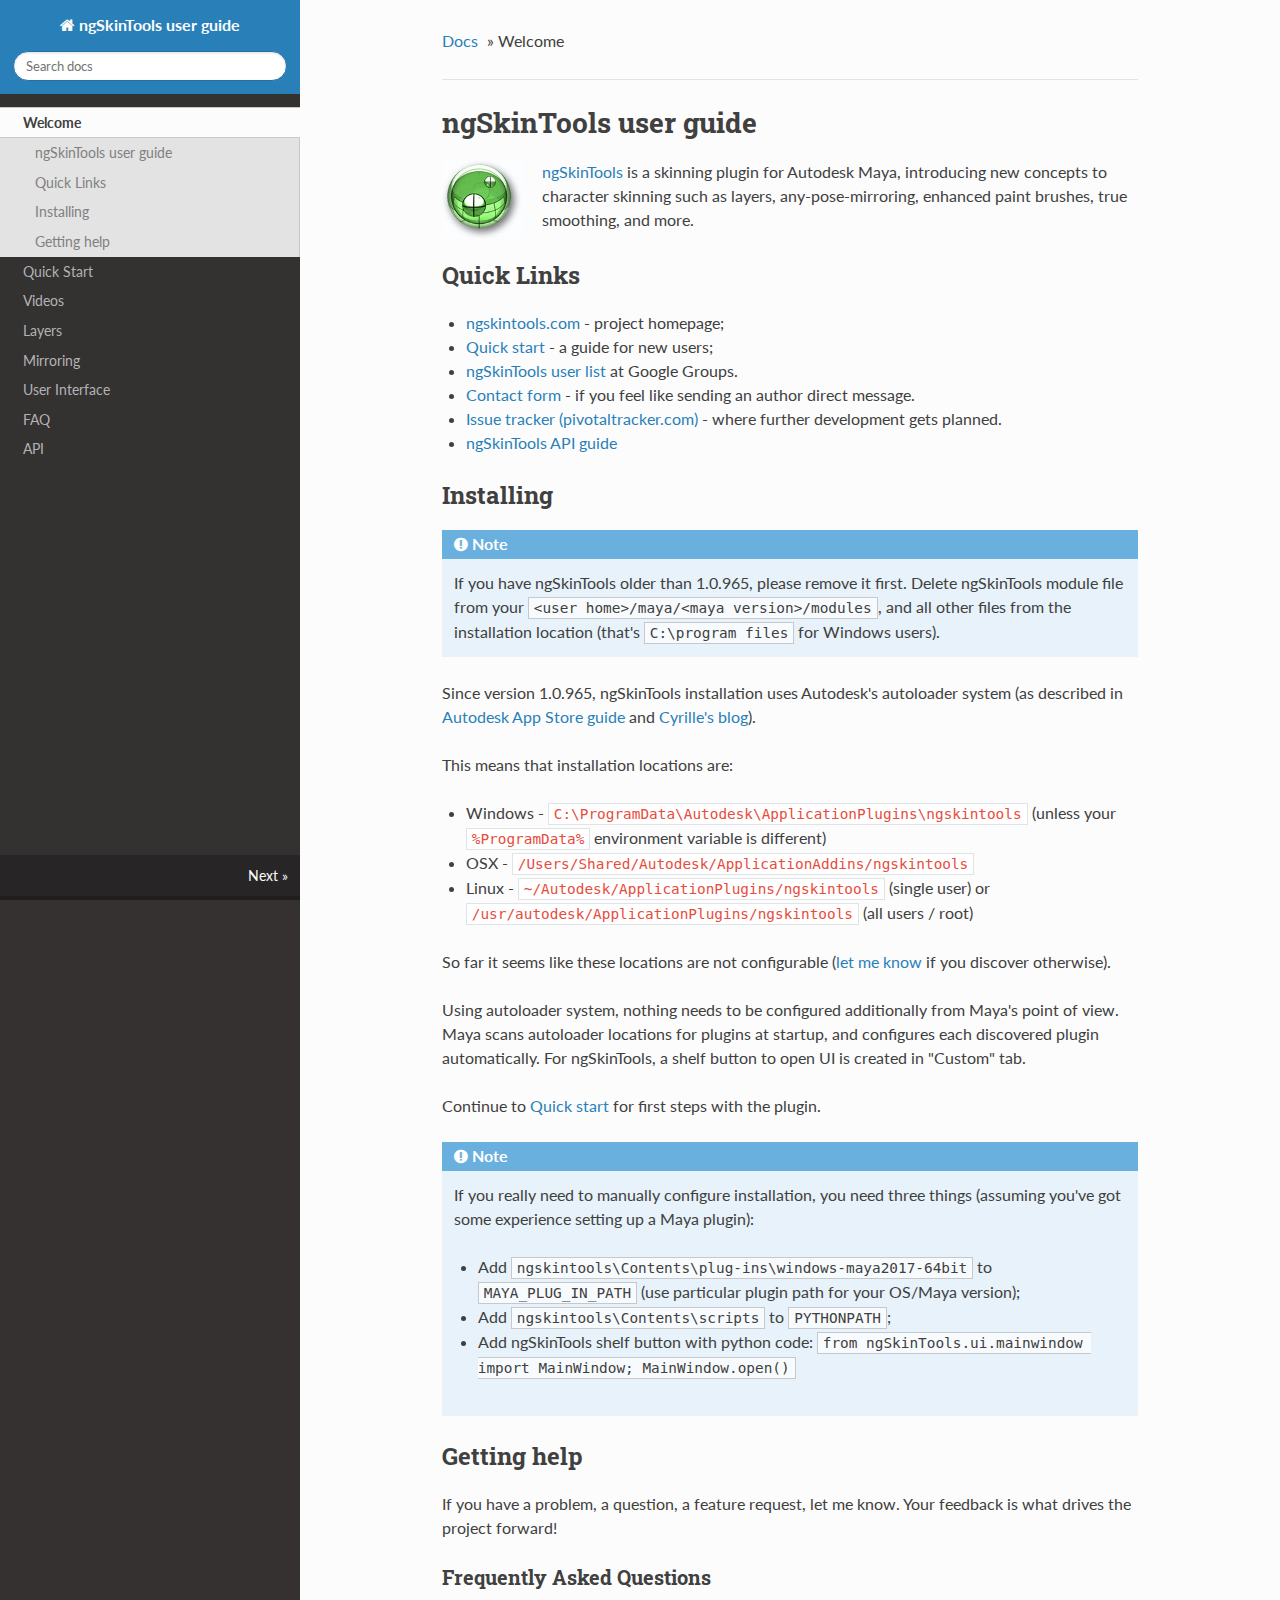
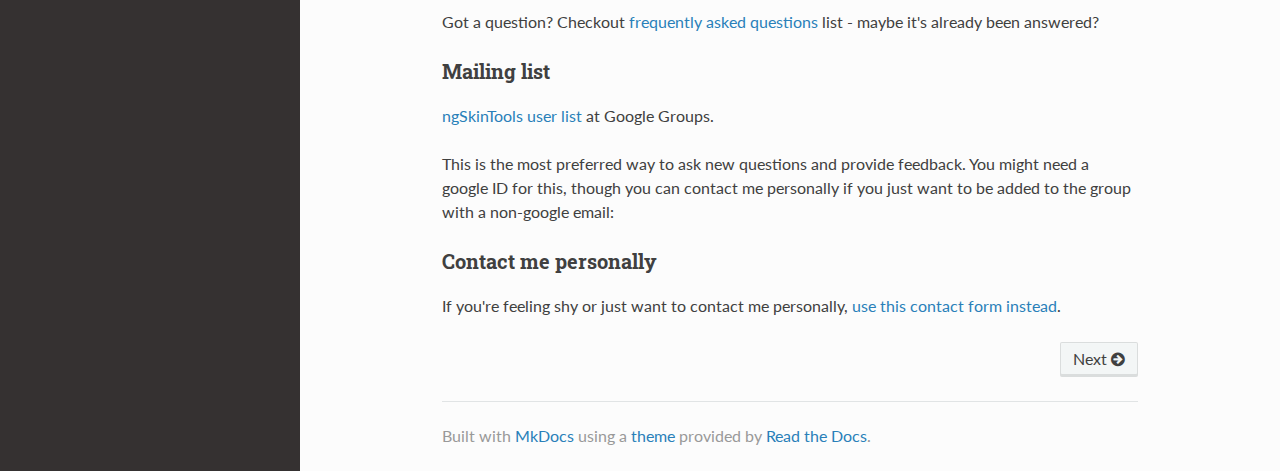
<file: scripts/ngskintools/Contents/docs/index.html>
<!DOCTYPE html>
<!--[if IE 8]><html class="no-js lt-ie9" lang="en" > <![endif]-->
<!--[if gt IE 8]><!--> <html class="no-js" lang="en" > <!--<![endif]-->
<head>
  <meta charset="utf-8">
  <meta http-equiv="X-UA-Compatible" content="IE=edge">
  <meta name="viewport" content="width=device-width, initial-scale=1.0">
  <meta name="description" content="None">
  
  <link rel="shortcut icon" href="./img/favicon.ico">
  <title>Welcome - ngSkinTools user guide</title>
  <link href='https://fonts.googleapis.com/css?family=Lato:400,700|Roboto+Slab:400,700|Inconsolata:400,700' rel='stylesheet' type='text/css'>

  <link rel="stylesheet" href="./css/theme.css" type="text/css" />
  <link rel="stylesheet" href="./css/theme_extra.css" type="text/css" />
  <link rel="stylesheet" href="./css/highlight.css">
  <link href="./styles.css" rel="stylesheet">
  
  <script>
    // Current page data
    var mkdocs_page_name = "Welcome";
    var mkdocs_page_input_path = "index.md";
    var mkdocs_page_url = "/index.html";
  </script>
  
  <script src="./js/jquery-2.1.1.min.js"></script>
  <script src="./js/modernizr-2.8.3.min.js"></script>
  <script type="text/javascript" src="./js/highlight.pack.js"></script> 
  
</head>

<body class="wy-body-for-nav" role="document">

  <div class="wy-grid-for-nav">

    
    <nav data-toggle="wy-nav-shift" class="wy-nav-side stickynav">
      <div class="wy-side-nav-search">
        <a href="index.html" class="icon icon-home"> ngSkinTools user guide</a>
        <div role="search">
  <form id ="rtd-search-form" class="wy-form" action="./search.html" method="get">
    <input type="text" name="q" placeholder="Search docs" />
  </form>
</div>
      </div>

      <div class="wy-menu wy-menu-vertical" data-spy="affix" role="navigation" aria-label="main navigation">
	<ul class="current">
	  
          
            <li class="toctree-l1 current">
		
    <a class="current" href="index.html">Welcome</a>
    <ul class="subnav">
            
    <li class="toctree-l2"><a href="#ngskintools-user-guide">ngSkinTools user guide</a></li>
    
        <ul>
        
            <li><a class="toctree-l3" href="#quick-links">Quick Links</a></li>
        
            <li><a class="toctree-l3" href="#installing">Installing</a></li>
        
            <li><a class="toctree-l3" href="#getting-help">Getting help</a></li>
        
        </ul>
    

    </ul>
	    </li>
          
            <li class="toctree-l1">
		
    <a class="" href="quickstart/index.html">Quick Start</a>
	    </li>
          
            <li class="toctree-l1">
		
    <a class="" href="videos/index.html">Videos</a>
	    </li>
          
            <li class="toctree-l1">
		
    <a class="" href="layers/index.html">Layers</a>
	    </li>
          
            <li class="toctree-l1">
		
    <a class="" href="mirroring/index.html">Mirroring</a>
	    </li>
          
            <li class="toctree-l1">
		
    <a class="" href="ui/index.html">User Interface</a>
	    </li>
          
            <li class="toctree-l1">
		
    <a class="" href="faq/index.html">FAQ</a>
	    </li>
          
            <li class="toctree-l1">
		
    <a class="" href="api/index.html">API</a>
	    </li>
          
        </ul>
      </div>
      &nbsp;
    </nav>

    <section data-toggle="wy-nav-shift" class="wy-nav-content-wrap">

      
      <nav class="wy-nav-top" role="navigation" aria-label="top navigation">
        <i data-toggle="wy-nav-top" class="fa fa-bars"></i>
        <a href="index.html">ngSkinTools user guide</a>
      </nav>

      
      <div class="wy-nav-content">
        <div class="rst-content">
          <div role="navigation" aria-label="breadcrumbs navigation">
  <ul class="wy-breadcrumbs">
    <li><a href="index.html">Docs</a> &raquo;</li>
    
      
    
    <li>Welcome</li>
    <li class="wy-breadcrumbs-aside">
      
    </li>
  </ul>
  <hr/>
</div>
          <div role="main">
            <div class="section">
              
                <h1 id="ngskintools-user-guide">ngSkinTools user guide<a class="headerlink" href="#ngskintools-user-guide" title="Permanent link">&para;</a></h1>
<p><img alt="" class="logo" src="./_img/logo.jpg" /> <a href="http://www.ngskintools.com">ngSkinTools</a> is a skinning plugin for Autodesk Maya, introducing new concepts to character skinning such as layers, any-pose-mirroring, enhanced paint brushes, true smoothing, and more.</p>
<div class="clearfix" > </div>

<h2 id="quick-links">Quick Links<a class="headerlink" href="#quick-links" title="Permanent link">&para;</a></h2>
<ul>
<li><a href="http://www.ngskintools.com/">ngskintools.com</a> - project homepage;</li>
<li><a href="quickstart/index.html">Quick start</a> - a guide for new users;</li>
<li><a href="https://groups.google.com/group/ngskintools/about">ngSkinTools user list</a> at Google Groups.</li>
<li><a href="http://ngskintools.com/contact/">Contact form</a> - if you feel like sending an author direct message.</li>
<li><a href="https://www.pivotaltracker.com/n/projects/722925">Issue tracker (pivotaltracker.com)</a> - where further development gets planned.</li>
<li><a href="http://www.ngskintools.com/documentation/api">ngSkinTools API guide</a></li>
</ul>
<h2 id="installing">Installing<a class="headerlink" href="#installing" title="Permanent link">&para;</a></h2>
<div class="admonition note">
<p class="admonition-title">Note</p>
<p>If you have ngSkinTools older than 1.0.965, please remove it first. Delete ngSkinTools module file from your <code>&lt;user home&gt;/maya/&lt;maya version&gt;/modules</code>, and all other files from the installation location (that's <code>C:\program files</code> for Windows users).</p>
</div>
<p>Since version 1.0.965, ngSkinTools installation uses Autodesk's autoloader system (as described in <a href="http://usa.autodesk.com/adsk/servlet/item?siteID=123112&amp;id=22224478">Autodesk App Store guide</a> and <a href="http://around-the-corner.typepad.com/adn/2013/04/distributing-plug-insfiles-on-maya-and-3ds-max.html">Cyrille's blog</a>).</p>
<p>This means that installation locations are:</p>
<ul>
<li>Windows - <code>C:\ProgramData\Autodesk\ApplicationPlugins\ngskintools</code> (unless your <code>%ProgramData%</code> environment variable is different)</li>
<li>OSX - <code>/Users/Shared/Autodesk/ApplicationAddins/ngskintools</code></li>
<li>Linux - <code>~/Autodesk/ApplicationPlugins/ngskintools</code> (single user) or <code>/usr/autodesk/ApplicationPlugins/ngskintools</code> (all users / root)</li>
</ul>
<p>So far it seems like these locations are not configurable (<a href="http://ngskintools.com/contact/">let me know</a> if you discover otherwise).</p>
<p>Using autoloader system, nothing needs to be configured additionally from Maya's point of view. Maya scans autoloader locations for plugins at startup, and configures each discovered plugin automatically. For ngSkinTools, a shelf button to open UI is created in "Custom" tab.</p>
<p>Continue to <a href="quickstart/index.html">Quick start</a> for first steps with the plugin.</p>
<div class="admonition note">
<p class="admonition-title">Note</p>
<p>If you really need to manually configure installation, you need three things (assuming you've got some experience setting up a Maya plugin):</p>
<ul>
<li>Add <code>ngskintools\Contents\plug-ins\windows-maya2017-64bit</code> to <code>MAYA_PLUG_IN_PATH</code> (use particular plugin path for your OS/Maya version);</li>
<li>Add <code>ngskintools\Contents\scripts</code> to <code>PYTHONPATH</code>;</li>
<li>Add ngSkinTools shelf button with python code: <code>from ngSkinTools.ui.mainwindow import MainWindow; MainWindow.open()</code></li>
</ul>
</div>
<h2 id="getting-help">Getting help<a class="headerlink" href="#getting-help" title="Permanent link">&para;</a></h2>
<p>If you have a problem, a question, a feature request, let me know. Your feedback is what drives the project forward!</p>
<h3 id="frequently-asked-questions">Frequently Asked Questions<a class="headerlink" href="#frequently-asked-questions" title="Permanent link">&para;</a></h3>
<p>Got a question? Checkout <a href="faq/index.html">frequently asked questions</a> list - maybe it's already been answered?</p>
<h3 id="mailing-list">Mailing list<a class="headerlink" href="#mailing-list" title="Permanent link">&para;</a></h3>
<p><a href="https://groups.google.com/group/ngskintools/about">ngSkinTools user list</a> at Google Groups.</p>
<p>This is the most preferred way to ask new questions and provide feedback. You might need a google ID for this, though you can contact me personally if you just want to be added to the group with a non-google email:</p>
<h3 id="contact-me-personally">Contact me personally<a class="headerlink" href="#contact-me-personally" title="Permanent link">&para;</a></h3>
<p>If you're feeling shy or just want to contact me personally, <a href="http://ngskintools.com/contact/">use this contact form instead</a>.</p>
              
            </div>
          </div>
          <footer>
  
    <div class="rst-footer-buttons" role="navigation" aria-label="footer navigation">
      
        <a href="quickstart/index.html" class="btn btn-neutral float-right" title="Quick Start">Next <span class="icon icon-circle-arrow-right"></span></a>
      
      
    </div>
  

  <hr/>

  <div role="contentinfo">
    <!-- Copyright etc -->
    
  </div>

  Built with <a href="http://www.mkdocs.org">MkDocs</a> using a <a href="https://github.com/snide/sphinx_rtd_theme">theme</a> provided by <a href="https://readthedocs.org">Read the Docs</a>.
</footer>
	  
        </div>
      </div>

    </section>
    
  </div>

  <div class="rst-versions" role="note" style="cursor: pointer">
    <span class="rst-current-version" data-toggle="rst-current-version">
      
      
      
        <span style="margin-left: 15px"><a href="quickstart/index.html" style="color: #fcfcfc">Next &raquo;</a></span>
      
    </span>
</div>
    <script src="./js/theme.js"></script>

</body>
</html>

<!--
MkDocs version : 0.16.3
Build Date UTC : 2020-01-31 12:54:07
-->
</file>
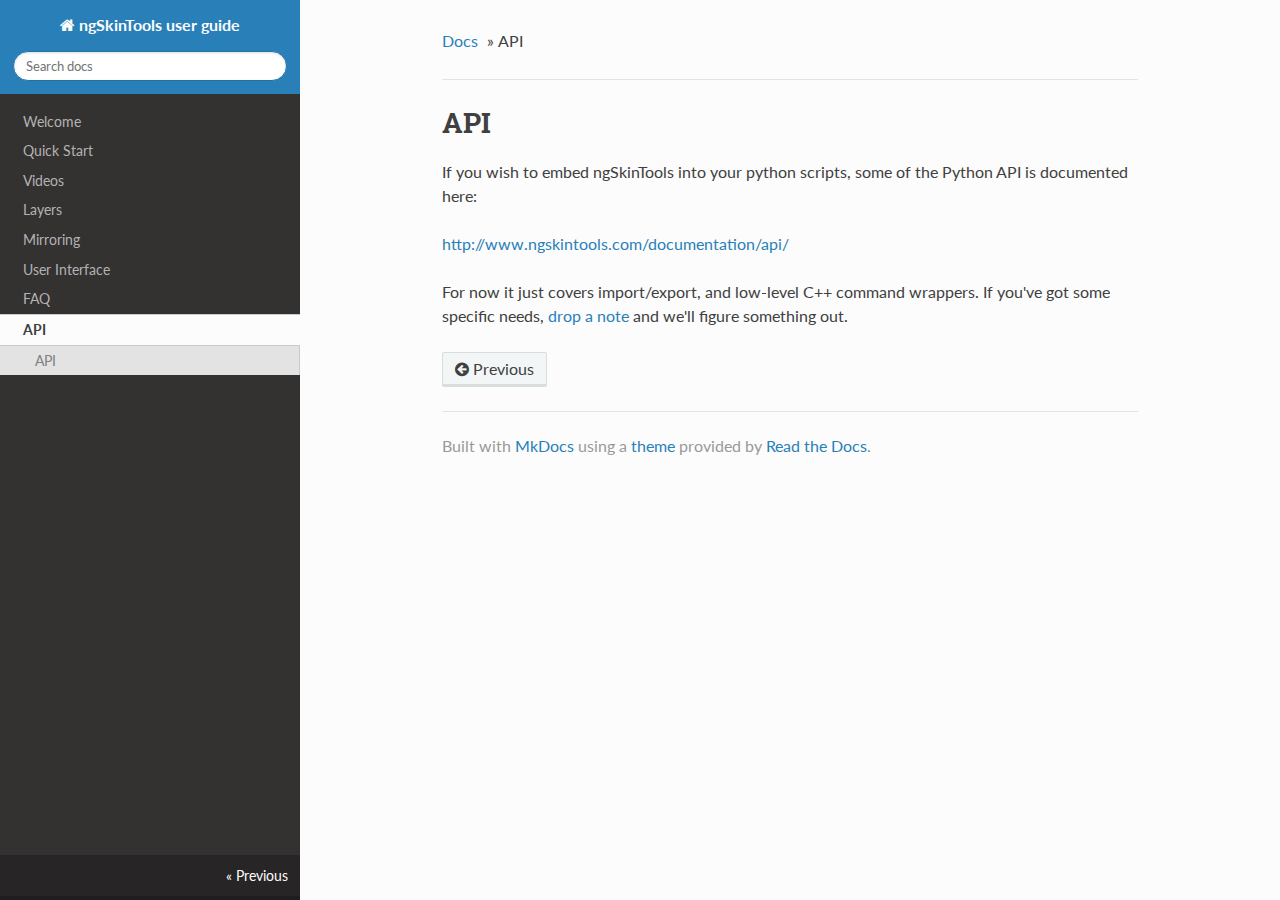
<file: scripts/ngskintools/Contents/docs/api/index.html>
<!DOCTYPE html>
<!--[if IE 8]><html class="no-js lt-ie9" lang="en" > <![endif]-->
<!--[if gt IE 8]><!--> <html class="no-js" lang="en" > <!--<![endif]-->
<head>
  <meta charset="utf-8">
  <meta http-equiv="X-UA-Compatible" content="IE=edge">
  <meta name="viewport" content="width=device-width, initial-scale=1.0">
  
  
  <link rel="shortcut icon" href="../img/favicon.ico">
  <title>API - ngSkinTools user guide</title>
  <link href='https://fonts.googleapis.com/css?family=Lato:400,700|Roboto+Slab:400,700|Inconsolata:400,700' rel='stylesheet' type='text/css'>

  <link rel="stylesheet" href="../css/theme.css" type="text/css" />
  <link rel="stylesheet" href="../css/theme_extra.css" type="text/css" />
  <link rel="stylesheet" href="../css/highlight.css">
  <link href="../styles.css" rel="stylesheet">
  
  <script>
    // Current page data
    var mkdocs_page_name = "API";
    var mkdocs_page_input_path = "api.md";
    var mkdocs_page_url = "/api/index.html";
  </script>
  
  <script src="../js/jquery-2.1.1.min.js"></script>
  <script src="../js/modernizr-2.8.3.min.js"></script>
  <script type="text/javascript" src="../js/highlight.pack.js"></script> 
  
</head>

<body class="wy-body-for-nav" role="document">

  <div class="wy-grid-for-nav">

    
    <nav data-toggle="wy-nav-shift" class="wy-nav-side stickynav">
      <div class="wy-side-nav-search">
        <a href="../index.html" class="icon icon-home"> ngSkinTools user guide</a>
        <div role="search">
  <form id ="rtd-search-form" class="wy-form" action="../search.html" method="get">
    <input type="text" name="q" placeholder="Search docs" />
  </form>
</div>
      </div>

      <div class="wy-menu wy-menu-vertical" data-spy="affix" role="navigation" aria-label="main navigation">
	<ul class="current">
	  
          
            <li class="toctree-l1">
		
    <a class="" href="../index.html">Welcome</a>
	    </li>
          
            <li class="toctree-l1">
		
    <a class="" href="../quickstart/index.html">Quick Start</a>
	    </li>
          
            <li class="toctree-l1">
		
    <a class="" href="../videos/index.html">Videos</a>
	    </li>
          
            <li class="toctree-l1">
		
    <a class="" href="../layers/index.html">Layers</a>
	    </li>
          
            <li class="toctree-l1">
		
    <a class="" href="../mirroring/index.html">Mirroring</a>
	    </li>
          
            <li class="toctree-l1">
		
    <a class="" href="../ui/index.html">User Interface</a>
	    </li>
          
            <li class="toctree-l1">
		
    <a class="" href="../faq/index.html">FAQ</a>
	    </li>
          
            <li class="toctree-l1 current">
		
    <a class="current" href="index.html">API</a>
    <ul class="subnav">
            
    <li class="toctree-l2"><a href="#api">API</a></li>
    

    </ul>
	    </li>
          
        </ul>
      </div>
      &nbsp;
    </nav>

    <section data-toggle="wy-nav-shift" class="wy-nav-content-wrap">

      
      <nav class="wy-nav-top" role="navigation" aria-label="top navigation">
        <i data-toggle="wy-nav-top" class="fa fa-bars"></i>
        <a href="../index.html">ngSkinTools user guide</a>
      </nav>

      
      <div class="wy-nav-content">
        <div class="rst-content">
          <div role="navigation" aria-label="breadcrumbs navigation">
  <ul class="wy-breadcrumbs">
    <li><a href="../index.html">Docs</a> &raquo;</li>
    
      
    
    <li>API</li>
    <li class="wy-breadcrumbs-aside">
      
    </li>
  </ul>
  <hr/>
</div>
          <div role="main">
            <div class="section">
              
                <h1 id="api">API<a class="headerlink" href="#api" title="Permanent link">&para;</a></h1>
<p>If you wish to embed ngSkinTools into your python scripts, some of the Python API is documented here:</p>
<p><a href="http://www.ngskintools.com/documentation/api/">http://www.ngskintools.com/documentation/api/</a></p>
<p>For now it just covers import/export, and low-level C++ command wrappers. If you've got some specific needs, <a href="../index.html#getting-help">drop a note</a> and we'll figure something out.</p>
              
            </div>
          </div>
          <footer>
  
    <div class="rst-footer-buttons" role="navigation" aria-label="footer navigation">
      
      
        <a href="../faq/index.html" class="btn btn-neutral" title="FAQ"><span class="icon icon-circle-arrow-left"></span> Previous</a>
      
    </div>
  

  <hr/>

  <div role="contentinfo">
    <!-- Copyright etc -->
    
  </div>

  Built with <a href="http://www.mkdocs.org">MkDocs</a> using a <a href="https://github.com/snide/sphinx_rtd_theme">theme</a> provided by <a href="https://readthedocs.org">Read the Docs</a>.
</footer>
	  
        </div>
      </div>

    </section>
    
  </div>

  <div class="rst-versions" role="note" style="cursor: pointer">
    <span class="rst-current-version" data-toggle="rst-current-version">
      
      
        <span><a href="../faq/index.html" style="color: #fcfcfc;">&laquo; Previous</a></span>
      
      
    </span>
</div>
    <script src="../js/theme.js"></script>

</body>
</html>
</file>
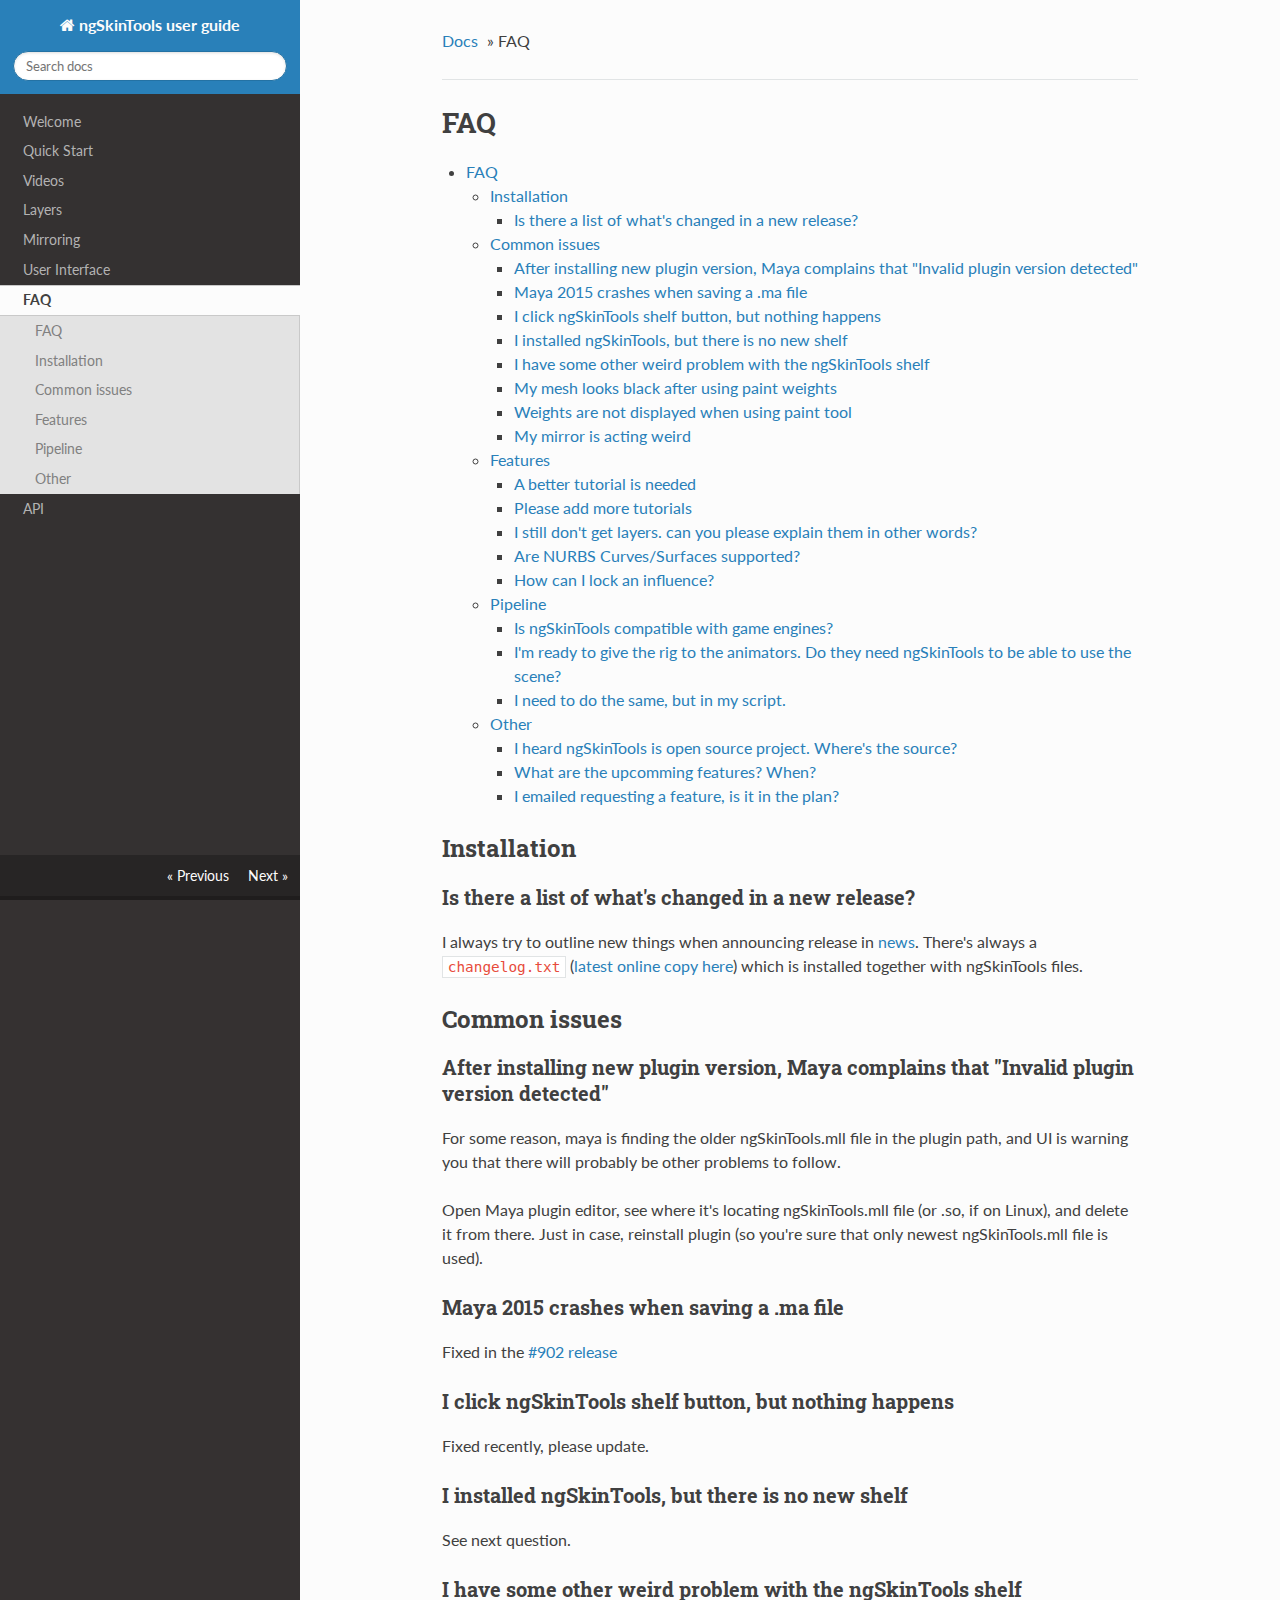
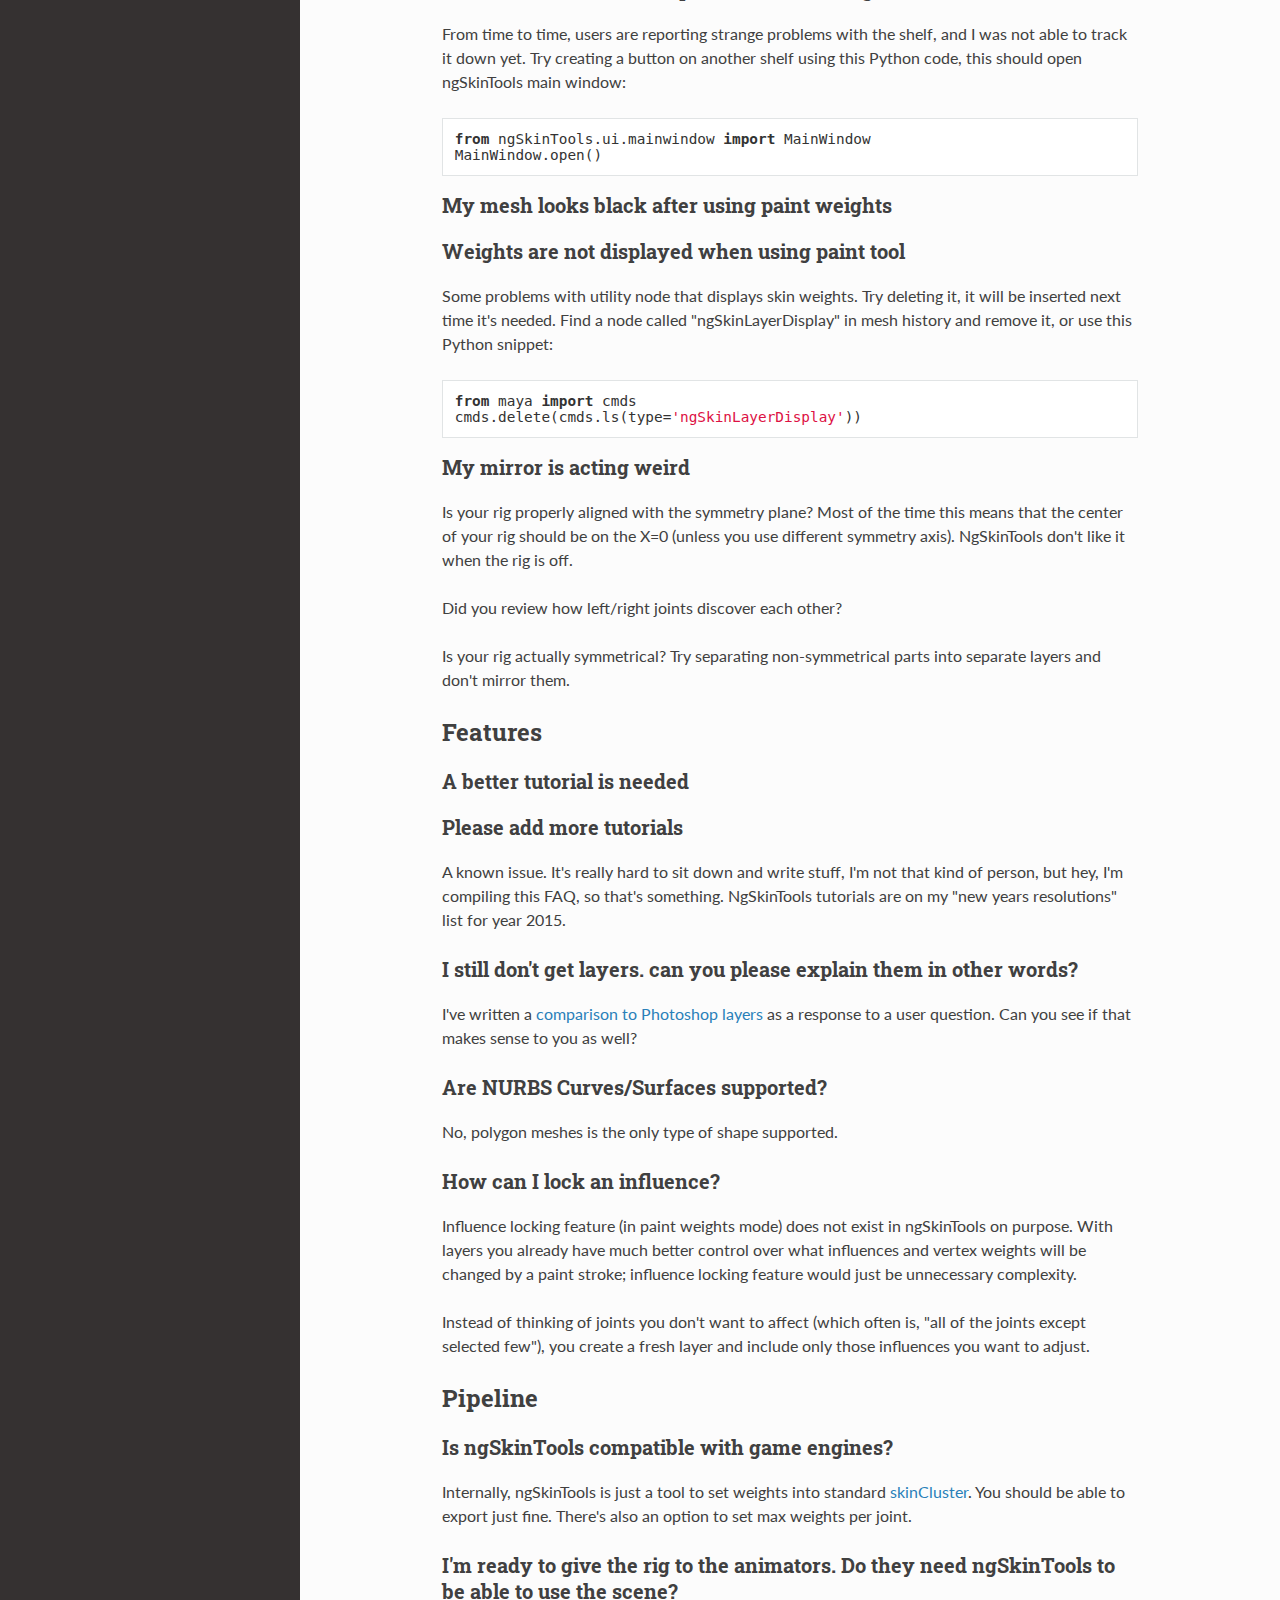
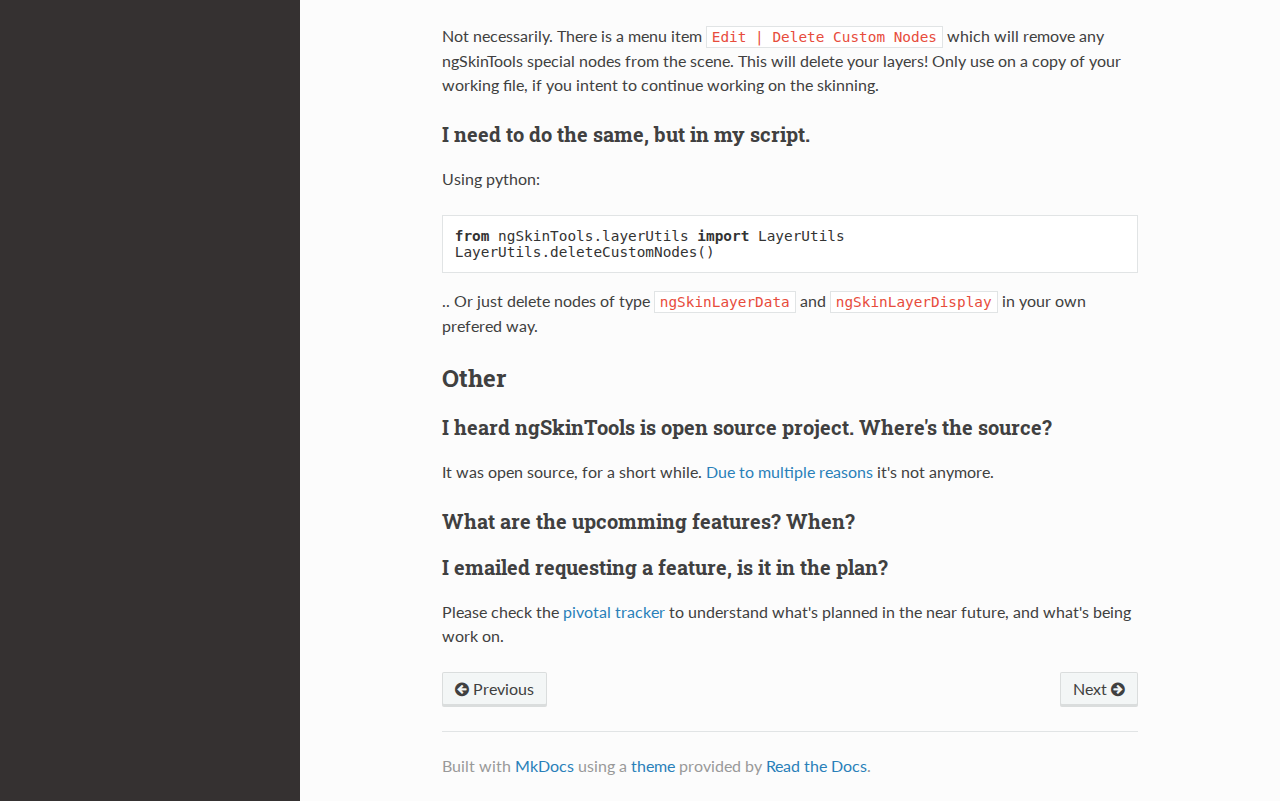
<file: scripts/ngskintools/Contents/docs/faq/index.html>
<!DOCTYPE html>
<!--[if IE 8]><html class="no-js lt-ie9" lang="en" > <![endif]-->
<!--[if gt IE 8]><!--> <html class="no-js" lang="en" > <!--<![endif]-->
<head>
  <meta charset="utf-8">
  <meta http-equiv="X-UA-Compatible" content="IE=edge">
  <meta name="viewport" content="width=device-width, initial-scale=1.0">
  
  
  <link rel="shortcut icon" href="../img/favicon.ico">
  <title>FAQ - ngSkinTools user guide</title>
  <link href='https://fonts.googleapis.com/css?family=Lato:400,700|Roboto+Slab:400,700|Inconsolata:400,700' rel='stylesheet' type='text/css'>

  <link rel="stylesheet" href="../css/theme.css" type="text/css" />
  <link rel="stylesheet" href="../css/theme_extra.css" type="text/css" />
  <link rel="stylesheet" href="../css/highlight.css">
  <link href="../styles.css" rel="stylesheet">
  
  <script>
    // Current page data
    var mkdocs_page_name = "FAQ";
    var mkdocs_page_input_path = "faq.md";
    var mkdocs_page_url = "/faq/index.html";
  </script>
  
  <script src="../js/jquery-2.1.1.min.js"></script>
  <script src="../js/modernizr-2.8.3.min.js"></script>
  <script type="text/javascript" src="../js/highlight.pack.js"></script> 
  
</head>

<body class="wy-body-for-nav" role="document">

  <div class="wy-grid-for-nav">

    
    <nav data-toggle="wy-nav-shift" class="wy-nav-side stickynav">
      <div class="wy-side-nav-search">
        <a href="../index.html" class="icon icon-home"> ngSkinTools user guide</a>
        <div role="search">
  <form id ="rtd-search-form" class="wy-form" action="../search.html" method="get">
    <input type="text" name="q" placeholder="Search docs" />
  </form>
</div>
      </div>

      <div class="wy-menu wy-menu-vertical" data-spy="affix" role="navigation" aria-label="main navigation">
	<ul class="current">
	  
          
            <li class="toctree-l1">
		
    <a class="" href="../index.html">Welcome</a>
	    </li>
          
            <li class="toctree-l1">
		
    <a class="" href="../quickstart/index.html">Quick Start</a>
	    </li>
          
            <li class="toctree-l1">
		
    <a class="" href="../videos/index.html">Videos</a>
	    </li>
          
            <li class="toctree-l1">
		
    <a class="" href="../layers/index.html">Layers</a>
	    </li>
          
            <li class="toctree-l1">
		
    <a class="" href="../mirroring/index.html">Mirroring</a>
	    </li>
          
            <li class="toctree-l1">
		
    <a class="" href="../ui/index.html">User Interface</a>
	    </li>
          
            <li class="toctree-l1 current">
		
    <a class="current" href="index.html">FAQ</a>
    <ul class="subnav">
            
    <li class="toctree-l2"><a href="#faq">FAQ</a></li>
    
        <ul>
        
            <li><a class="toctree-l3" href="#installation">Installation</a></li>
        
            <li><a class="toctree-l3" href="#common-issues">Common issues</a></li>
        
            <li><a class="toctree-l3" href="#features">Features</a></li>
        
            <li><a class="toctree-l3" href="#pipeline">Pipeline</a></li>
        
            <li><a class="toctree-l3" href="#other">Other</a></li>
        
        </ul>
    

    </ul>
	    </li>
          
            <li class="toctree-l1">
		
    <a class="" href="../api/index.html">API</a>
	    </li>
          
        </ul>
      </div>
      &nbsp;
    </nav>

    <section data-toggle="wy-nav-shift" class="wy-nav-content-wrap">

      
      <nav class="wy-nav-top" role="navigation" aria-label="top navigation">
        <i data-toggle="wy-nav-top" class="fa fa-bars"></i>
        <a href="../index.html">ngSkinTools user guide</a>
      </nav>

      
      <div class="wy-nav-content">
        <div class="rst-content">
          <div role="navigation" aria-label="breadcrumbs navigation">
  <ul class="wy-breadcrumbs">
    <li><a href="../index.html">Docs</a> &raquo;</li>
    
      
    
    <li>FAQ</li>
    <li class="wy-breadcrumbs-aside">
      
    </li>
  </ul>
  <hr/>
</div>
          <div role="main">
            <div class="section">
              
                <h1 id="faq">FAQ<a class="headerlink" href="#faq" title="Permanent link">&para;</a></h1>
<div class="toc">
<ul>
<li><a href="#faq">FAQ</a><ul>
<li><a href="#installation">Installation</a><ul>
<li><a href="#is-there-a-list-of-whats-changed-in-a-new-release">Is there a list of what's changed in a new release?</a></li>
</ul>
</li>
<li><a href="#common-issues">Common issues</a><ul>
<li><a href="#after-installing-new-plugin-version-maya-complains-that-invalid-plugin-version-detected">After installing new plugin version, Maya complains that "Invalid plugin version detected"</a></li>
<li><a href="#maya-2015-crashes-when-saving-a-ma-file">Maya 2015 crashes when saving a .ma file</a></li>
<li><a href="#i-click-ngskintools-shelf-button-but-nothing-happens">I click ngSkinTools shelf button, but nothing happens</a></li>
<li><a href="#i-installed-ngskintools-but-there-is-no-new-shelf">I installed ngSkinTools, but there is no new shelf</a></li>
<li><a href="#i-have-some-other-weird-problem-with-the-ngskintools-shelf">I have some other weird problem with the ngSkinTools shelf</a></li>
<li><a href="#my-mesh-looks-black-after-using-paint-weights">My mesh looks black after using paint weights</a></li>
<li><a href="#weights-are-not-displayed-when-using-paint-tool">Weights are not displayed when using paint tool</a></li>
<li><a href="#my-mirror-is-acting-weird">My mirror is acting weird</a></li>
</ul>
</li>
<li><a href="#features">Features</a><ul>
<li><a href="#a-better-tutorial-is-needed">A better tutorial is needed</a></li>
<li><a href="#please-add-more-tutorials">Please add more tutorials</a></li>
<li><a href="#i-still-dont-get-layers-can-you-please-explain-them-in-other-words">I still don't get layers. can you please explain them in other words?</a></li>
<li><a href="#are-nurbs-curvessurfaces-supported">Are NURBS Curves/Surfaces supported?</a></li>
<li><a href="#how-can-i-lock-an-influence">How can I lock an influence?</a></li>
</ul>
</li>
<li><a href="#pipeline">Pipeline</a><ul>
<li><a href="#is-ngskintools-compatible-with-game-engines">Is ngSkinTools compatible with game engines?</a></li>
<li><a href="#im-ready-to-give-the-rig-to-the-animators-do-they-need-ngskintools-to-be-able-to-use-the-scene">I'm ready to give the rig to the animators. Do they need ngSkinTools to be able to use the scene?</a></li>
<li><a href="#i-need-to-do-the-same-but-in-my-script">I need to do the same, but in my script.</a></li>
</ul>
</li>
<li><a href="#other">Other</a><ul>
<li><a href="#i-heard-ngskintools-is-open-source-project-wheres-the-source">I heard ngSkinTools is open source project. Where's the source?</a></li>
<li><a href="#what-are-the-upcomming-features-when">What are the upcomming features? When?</a></li>
<li><a href="#i-emailed-requesting-a-feature-is-it-in-the-plan">I emailed requesting a feature, is it in the plan?</a></li>
</ul>
</li>
</ul>
</li>
</ul>
</div>
<h2 id="installation">Installation<a class="headerlink" href="#installation" title="Permanent link">&para;</a></h2>
<h3 id="is-there-a-list-of-whats-changed-in-a-new-release">Is there a list of what's changed in a new release?<a class="headerlink" href="#is-there-a-list-of-whats-changed-in-a-new-release" title="Permanent link">&para;</a></h3>
<p>I always try to outline new things when announcing release in <a href="http://www.ngskintools.com/news">news</a>. There's always a <code>changelog.txt</code> (<a href="http://www.ngskintools.com/changelog/">latest online copy here</a>) which is installed together with ngSkinTools files. </p>
<h2 id="common-issues">Common issues<a class="headerlink" href="#common-issues" title="Permanent link">&para;</a></h2>
<h3 id="after-installing-new-plugin-version-maya-complains-that-invalid-plugin-version-detected">After installing new plugin version, Maya complains that "Invalid plugin version detected"<a class="headerlink" href="#after-installing-new-plugin-version-maya-complains-that-invalid-plugin-version-detected" title="Permanent link">&para;</a></h3>
<p>For some reason, maya is finding the older ngSkinTools.mll file in the plugin path, and UI is warning you that there will probably be other problems to follow. </p>
<p>Open Maya plugin editor, see where it's locating ngSkinTools.mll file (or .so, if on Linux), and delete it from there. Just in case, reinstall plugin (so you're sure that only newest ngSkinTools.mll file is used). </p>
<h3 id="maya-2015-crashes-when-saving-a-ma-file">Maya 2015 crashes when saving a .ma file<a class="headerlink" href="#maya-2015-crashes-when-saving-a-ma-file" title="Permanent link">&para;</a></h3>
<p>Fixed in the <a href="http://www.ngskintools.com/news/release-1.0beta.902/">#902 release</a></p>
<h3 id="i-click-ngskintools-shelf-button-but-nothing-happens">I click ngSkinTools shelf button, but nothing happens<a class="headerlink" href="#i-click-ngskintools-shelf-button-but-nothing-happens" title="Permanent link">&para;</a></h3>
<p>Fixed recently, please update.</p>
<h3 id="i-installed-ngskintools-but-there-is-no-new-shelf">I installed ngSkinTools, but there is no new shelf<a class="headerlink" href="#i-installed-ngskintools-but-there-is-no-new-shelf" title="Permanent link">&para;</a></h3>
<p>See next question.</p>
<h3 id="i-have-some-other-weird-problem-with-the-ngskintools-shelf">I have some other weird problem with the ngSkinTools shelf<a class="headerlink" href="#i-have-some-other-weird-problem-with-the-ngskintools-shelf" title="Permanent link">&para;</a></h3>
<p>From time to time, users are reporting strange problems with the shelf, and I was not able to track it down yet. Try creating a button on another shelf using this Python code, this should open ngSkinTools main window:</p>
<pre><code class="python">from ngSkinTools.ui.mainwindow import MainWindow
MainWindow.open()
</code></pre>

<h3 id="my-mesh-looks-black-after-using-paint-weights">My mesh looks black after using paint weights<a class="headerlink" href="#my-mesh-looks-black-after-using-paint-weights" title="Permanent link">&para;</a></h3>
<h3 id="weights-are-not-displayed-when-using-paint-tool">Weights are not displayed when using paint tool<a class="headerlink" href="#weights-are-not-displayed-when-using-paint-tool" title="Permanent link">&para;</a></h3>
<p>Some problems with utility node that displays skin weights. Try deleting it, it will be inserted next time it's needed. Find a node called "ngSkinLayerDisplay" in mesh history and remove it, or use this Python snippet:</p>
<pre><code class="python">from maya import cmds
cmds.delete(cmds.ls(type='ngSkinLayerDisplay'))
</code></pre>

<h3 id="my-mirror-is-acting-weird">My mirror is acting weird<a class="headerlink" href="#my-mirror-is-acting-weird" title="Permanent link">&para;</a></h3>
<p>Is your rig properly aligned with the symmetry plane? Most of the time this means that the center of your rig should be on the X=0 (unless you use different symmetry axis). NgSkinTools don't like it when the rig is off.</p>
<p>Did you review how left/right joints discover each other?</p>
<p>Is your rig actually symmetrical? Try separating non-symmetrical parts into separate layers and don't mirror them. </p>
<h2 id="features">Features<a class="headerlink" href="#features" title="Permanent link">&para;</a></h2>
<h3 id="a-better-tutorial-is-needed">A better tutorial is needed<a class="headerlink" href="#a-better-tutorial-is-needed" title="Permanent link">&para;</a></h3>
<h3 id="please-add-more-tutorials">Please add more tutorials<a class="headerlink" href="#please-add-more-tutorials" title="Permanent link">&para;</a></h3>
<p>A known issue. It's really hard to sit down and write stuff, I'm not that kind of person, but hey, I'm compiling this FAQ, so that's something. NgSkinTools tutorials are on my "new years resolutions" list for year 2015.</p>
<h3 id="i-still-dont-get-layers-can-you-please-explain-them-in-other-words">I still don't get layers. can you please explain them in other words?<a class="headerlink" href="#i-still-dont-get-layers-can-you-please-explain-them-in-other-words" title="Permanent link">&para;</a></h3>
<p>I've written a <a href="https://groups.google.com/d/msg/ngskintools/ZOOK0xiCPnw/sjKZwJh_WrkJ">comparison to Photoshop layers</a> as a response to a user question. Can you see if that makes sense to you as well?</p>
<h3 id="are-nurbs-curvessurfaces-supported">Are NURBS Curves/Surfaces supported?<a class="headerlink" href="#are-nurbs-curvessurfaces-supported" title="Permanent link">&para;</a></h3>
<p>No, polygon meshes is the only type of shape supported. </p>
<h3 id="how-can-i-lock-an-influence">How can I lock an influence?<a class="headerlink" href="#how-can-i-lock-an-influence" title="Permanent link">&para;</a></h3>
<p>Influence locking feature (in paint weights mode) does not exist in ngSkinTools on purpose. With layers you already have much better control over what influences and vertex weights will be changed by a paint stroke; influence locking feature would just be unnecessary complexity.</p>
<p>Instead of thinking of joints you don't want to affect (which often is, "all of the joints except selected few"), you create a fresh layer and include only those influences you want to adjust.</p>
<h2 id="pipeline">Pipeline<a class="headerlink" href="#pipeline" title="Permanent link">&para;</a></h2>
<h3 id="is-ngskintools-compatible-with-game-engines">Is ngSkinTools compatible with game engines?<a class="headerlink" href="#is-ngskintools-compatible-with-game-engines" title="Permanent link">&para;</a></h3>
<p>Internally, ngSkinTools is just a tool to set weights into standard <a href="http://download.autodesk.com/us/maya/2011help/Nodes/skinCluster.html">skinCluster</a>. You should be able to export just fine. There's also an option to set max weights per joint.</p>
<h3 id="im-ready-to-give-the-rig-to-the-animators-do-they-need-ngskintools-to-be-able-to-use-the-scene">I'm ready to give the rig to the animators. Do they need ngSkinTools to be able to use the scene?<a class="headerlink" href="#im-ready-to-give-the-rig-to-the-animators-do-they-need-ngskintools-to-be-able-to-use-the-scene" title="Permanent link">&para;</a></h3>
<p>Not necessarily. There is a menu item <code>Edit | Delete Custom Nodes</code> which will remove any ngSkinTools special nodes from the scene. This will delete your layers! Only use on a copy of your working file, if you intent to continue working on the skinning.</p>
<h3 id="i-need-to-do-the-same-but-in-my-script">I need to do the same, but in my script.<a class="headerlink" href="#i-need-to-do-the-same-but-in-my-script" title="Permanent link">&para;</a></h3>
<p>Using python:</p>
<pre><code class="python">from ngSkinTools.layerUtils import LayerUtils
LayerUtils.deleteCustomNodes()
</code></pre>

<p>.. Or just delete nodes of type <code>ngSkinLayerData</code> and <code>ngSkinLayerDisplay</code> in your own prefered way.</p>
<h2 id="other">Other<a class="headerlink" href="#other" title="Permanent link">&para;</a></h2>
<h3 id="i-heard-ngskintools-is-open-source-project-wheres-the-source">I heard ngSkinTools is open source project. Where's the source?<a class="headerlink" href="#i-heard-ngskintools-is-open-source-project-wheres-the-source" title="Permanent link">&para;</a></h3>
<p>It was open source, for a short while. <a href="http://www.ngskintools.com/news/maya-2015-builds/">Due to multiple reasons</a> it's not anymore.</p>
<h3 id="what-are-the-upcomming-features-when">What are the upcomming features? When?<a class="headerlink" href="#what-are-the-upcomming-features-when" title="Permanent link">&para;</a></h3>
<h3 id="i-emailed-requesting-a-feature-is-it-in-the-plan">I emailed requesting a feature, is it in the plan?<a class="headerlink" href="#i-emailed-requesting-a-feature-is-it-in-the-plan" title="Permanent link">&para;</a></h3>
<p>Please check the <a href="https://www.pivotaltracker.com/n/projects/722925">pivotal tracker</a> to understand what's planned in the near future, and what's being work on.</p>
              
            </div>
          </div>
          <footer>
  
    <div class="rst-footer-buttons" role="navigation" aria-label="footer navigation">
      
        <a href="../api/index.html" class="btn btn-neutral float-right" title="API">Next <span class="icon icon-circle-arrow-right"></span></a>
      
      
        <a href="../ui/index.html" class="btn btn-neutral" title="User Interface"><span class="icon icon-circle-arrow-left"></span> Previous</a>
      
    </div>
  

  <hr/>

  <div role="contentinfo">
    <!-- Copyright etc -->
    
  </div>

  Built with <a href="http://www.mkdocs.org">MkDocs</a> using a <a href="https://github.com/snide/sphinx_rtd_theme">theme</a> provided by <a href="https://readthedocs.org">Read the Docs</a>.
</footer>
	  
        </div>
      </div>

    </section>
    
  </div>

  <div class="rst-versions" role="note" style="cursor: pointer">
    <span class="rst-current-version" data-toggle="rst-current-version">
      
      
        <span><a href="../ui/index.html" style="color: #fcfcfc;">&laquo; Previous</a></span>
      
      
        <span style="margin-left: 15px"><a href="../api/index.html" style="color: #fcfcfc">Next &raquo;</a></span>
      
    </span>
</div>
    <script src="../js/theme.js"></script>

</body>
</html>
</file>
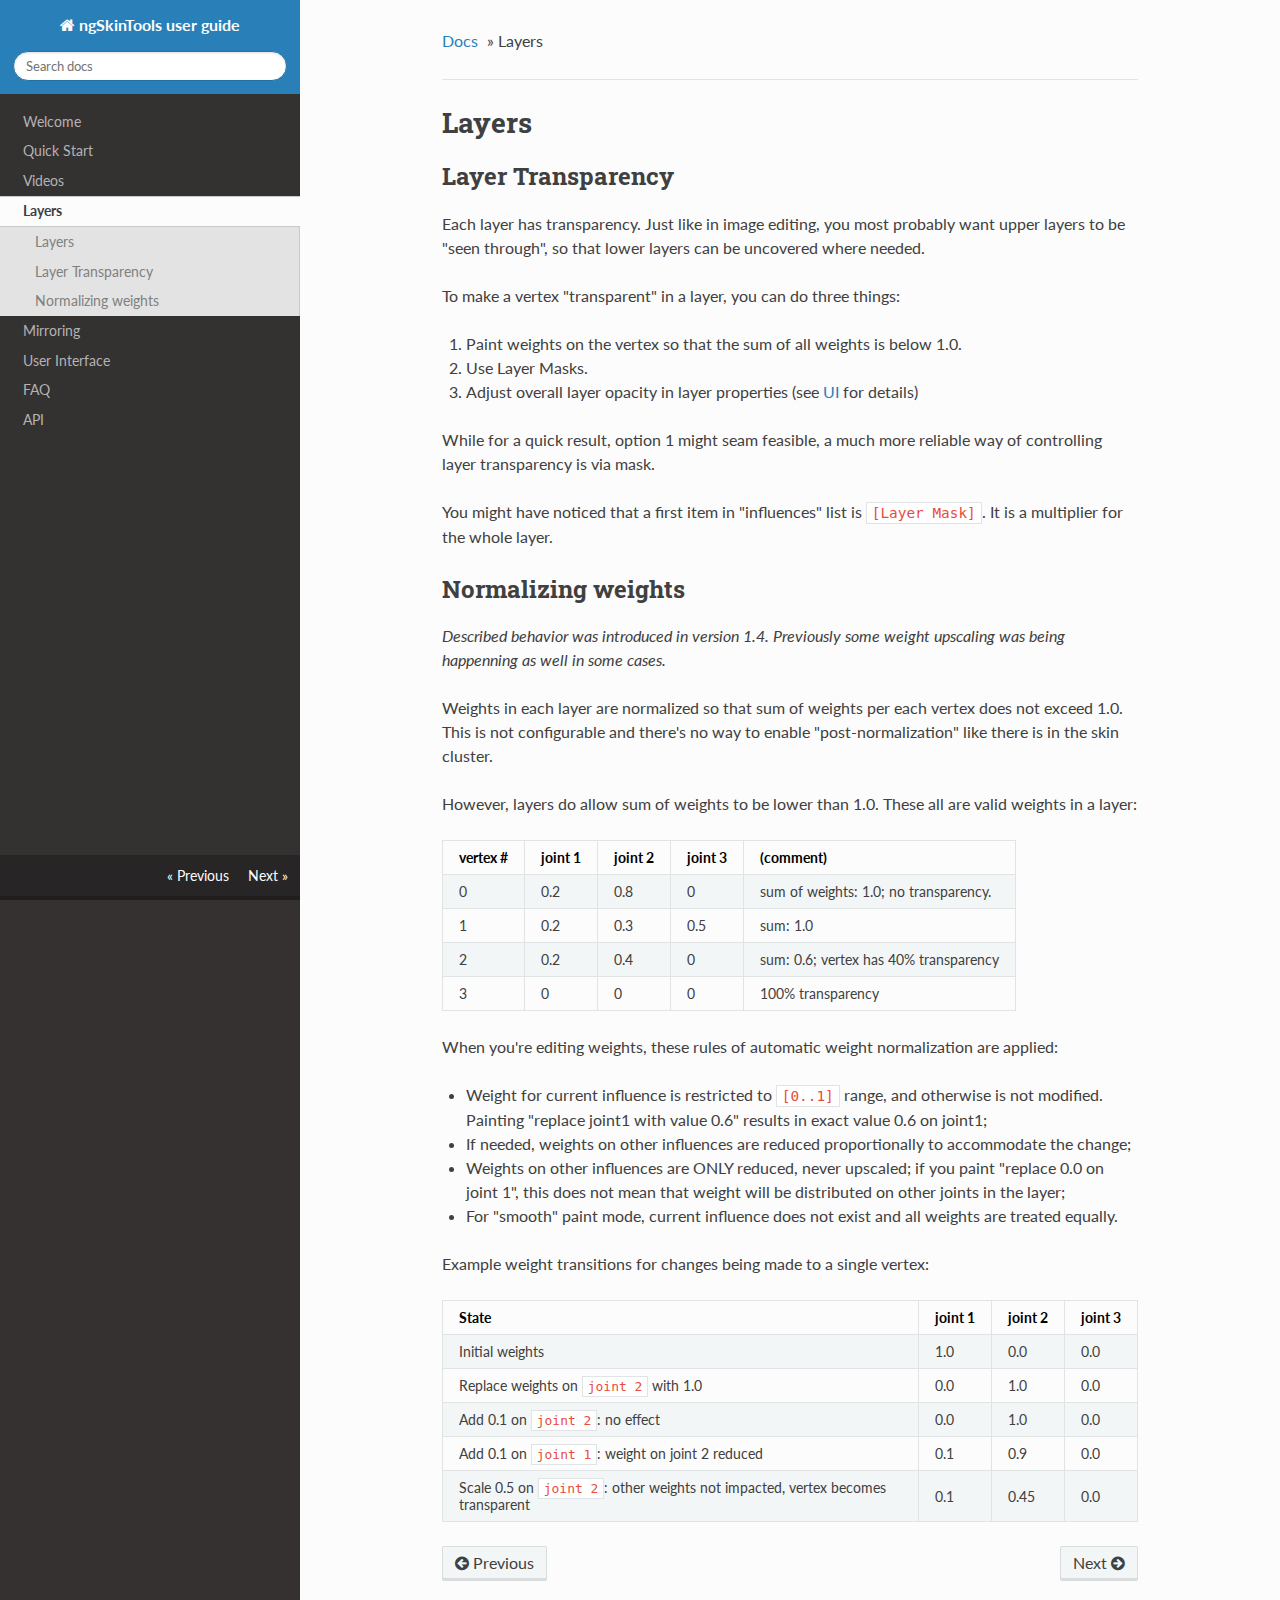
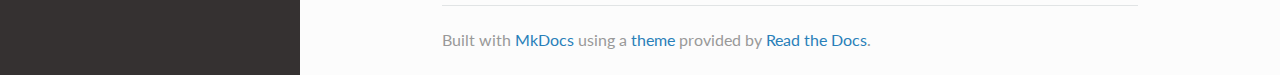
<file: scripts/ngskintools/Contents/docs/layers/index.html>
<!DOCTYPE html>
<!--[if IE 8]><html class="no-js lt-ie9" lang="en" > <![endif]-->
<!--[if gt IE 8]><!--> <html class="no-js" lang="en" > <!--<![endif]-->
<head>
  <meta charset="utf-8">
  <meta http-equiv="X-UA-Compatible" content="IE=edge">
  <meta name="viewport" content="width=device-width, initial-scale=1.0">
  
  
  <link rel="shortcut icon" href="../img/favicon.ico">
  <title>Layers - ngSkinTools user guide</title>
  <link href='https://fonts.googleapis.com/css?family=Lato:400,700|Roboto+Slab:400,700|Inconsolata:400,700' rel='stylesheet' type='text/css'>

  <link rel="stylesheet" href="../css/theme.css" type="text/css" />
  <link rel="stylesheet" href="../css/theme_extra.css" type="text/css" />
  <link rel="stylesheet" href="../css/highlight.css">
  <link href="../styles.css" rel="stylesheet">
  
  <script>
    // Current page data
    var mkdocs_page_name = "Layers";
    var mkdocs_page_input_path = "layers.md";
    var mkdocs_page_url = "/layers/index.html";
  </script>
  
  <script src="../js/jquery-2.1.1.min.js"></script>
  <script src="../js/modernizr-2.8.3.min.js"></script>
  <script type="text/javascript" src="../js/highlight.pack.js"></script> 
  
</head>

<body class="wy-body-for-nav" role="document">

  <div class="wy-grid-for-nav">

    
    <nav data-toggle="wy-nav-shift" class="wy-nav-side stickynav">
      <div class="wy-side-nav-search">
        <a href="../index.html" class="icon icon-home"> ngSkinTools user guide</a>
        <div role="search">
  <form id ="rtd-search-form" class="wy-form" action="../search.html" method="get">
    <input type="text" name="q" placeholder="Search docs" />
  </form>
</div>
      </div>

      <div class="wy-menu wy-menu-vertical" data-spy="affix" role="navigation" aria-label="main navigation">
	<ul class="current">
	  
          
            <li class="toctree-l1">
		
    <a class="" href="../index.html">Welcome</a>
	    </li>
          
            <li class="toctree-l1">
		
    <a class="" href="../quickstart/index.html">Quick Start</a>
	    </li>
          
            <li class="toctree-l1">
		
    <a class="" href="../videos/index.html">Videos</a>
	    </li>
          
            <li class="toctree-l1 current">
		
    <a class="current" href="index.html">Layers</a>
    <ul class="subnav">
            
    <li class="toctree-l2"><a href="#layers">Layers</a></li>
    
        <ul>
        
            <li><a class="toctree-l3" href="#layer-transparency">Layer Transparency</a></li>
        
            <li><a class="toctree-l3" href="#normalizing-weights">Normalizing weights</a></li>
        
        </ul>
    

    </ul>
	    </li>
          
            <li class="toctree-l1">
		
    <a class="" href="../mirroring/index.html">Mirroring</a>
	    </li>
          
            <li class="toctree-l1">
		
    <a class="" href="../ui/index.html">User Interface</a>
	    </li>
          
            <li class="toctree-l1">
		
    <a class="" href="../faq/index.html">FAQ</a>
	    </li>
          
            <li class="toctree-l1">
		
    <a class="" href="../api/index.html">API</a>
	    </li>
          
        </ul>
      </div>
      &nbsp;
    </nav>

    <section data-toggle="wy-nav-shift" class="wy-nav-content-wrap">

      
      <nav class="wy-nav-top" role="navigation" aria-label="top navigation">
        <i data-toggle="wy-nav-top" class="fa fa-bars"></i>
        <a href="../index.html">ngSkinTools user guide</a>
      </nav>

      
      <div class="wy-nav-content">
        <div class="rst-content">
          <div role="navigation" aria-label="breadcrumbs navigation">
  <ul class="wy-breadcrumbs">
    <li><a href="../index.html">Docs</a> &raquo;</li>
    
      
    
    <li>Layers</li>
    <li class="wy-breadcrumbs-aside">
      
    </li>
  </ul>
  <hr/>
</div>
          <div role="main">
            <div class="section">
              
                <h1 id="layers">Layers<a class="headerlink" href="#layers" title="Permanent link">&para;</a></h1>
<h2 id="layer-transparency">Layer Transparency<a class="headerlink" href="#layer-transparency" title="Permanent link">&para;</a></h2>
<p>Each layer has transparency. Just like in image editing, you most probably want upper layers to be "seen through", so that lower layers can be uncovered where needed.</p>
<p>To make a vertex "transparent" in a layer, you can do three things:</p>
<ol>
<li>Paint weights on the vertex so that the sum of all weights is below 1.0.</li>
<li>Use Layer Masks.</li>
<li>Adjust overall layer opacity in layer properties (see <a href="../ui/index.html#layers-list">UI</a> for details)</li>
</ol>
<p>While for a quick result, option 1 might seam feasible, a much more reliable way of controlling layer transparency is via mask. </p>
<p>You might have noticed that a first item in "influences" list is <code>[Layer Mask]</code>. It is a multiplier for the whole layer.</p>
<h2 id="normalizing-weights">Normalizing weights<a class="headerlink" href="#normalizing-weights" title="Permanent link">&para;</a></h2>
<p><em>Described behavior was introduced in version 1.4. Previously some weight upscaling was being happenning as well in some cases.</em> </p>
<p>Weights in each layer are normalized so that sum of weights per each vertex does not exceed 1.0. This is not configurable and there's no way to enable "post-normalization" like there is in the skin cluster.</p>
<p>However, layers do allow sum of weights to be lower than 1.0. These all are valid weights in a layer:</p>
<table>
<thead>
<tr>
<th>vertex #</th>
<th>joint 1</th>
<th>joint 2</th>
<th>joint 3</th>
<th>(comment)</th>
</tr>
</thead>
<tbody>
<tr>
<td>0</td>
<td>0.2</td>
<td>0.8</td>
<td>0</td>
<td>sum of weights: 1.0; no transparency.</td>
</tr>
<tr>
<td>1</td>
<td>0.2</td>
<td>0.3</td>
<td>0.5</td>
<td>sum: 1.0</td>
</tr>
<tr>
<td>2</td>
<td>0.2</td>
<td>0.4</td>
<td>0</td>
<td>sum: 0.6; vertex has 40% transparency</td>
</tr>
<tr>
<td>3</td>
<td>0</td>
<td>0</td>
<td>0</td>
<td>100% transparency</td>
</tr>
</tbody>
</table>
<p>When you're editing weights, these rules of automatic weight normalization are applied:</p>
<ul>
<li>Weight for current influence is restricted to <code>[0..1]</code> range, and otherwise is not modified. Painting "replace joint1 with value 0.6" results in exact value 0.6 on joint1;</li>
<li>If needed, weights on other influences are reduced proportionally to accommodate the change;</li>
<li>Weights on other influences are ONLY reduced, never upscaled; if you paint "replace 0.0 on joint 1", this does not mean that weight will be distributed on other joints in the layer;   </li>
<li>For "smooth" paint mode, current influence does not exist and all weights are treated equally.</li>
</ul>
<p>Example weight transitions for changes being made to a single vertex:</p>
<table>
<thead>
<tr>
<th>State</th>
<th>joint 1</th>
<th>joint 2</th>
<th>joint 3</th>
</tr>
</thead>
<tbody>
<tr>
<td>Initial weights</td>
<td>1.0</td>
<td>0.0</td>
<td>0.0</td>
</tr>
<tr>
<td>Replace weights on <code>joint 2</code> with 1.0</td>
<td>0.0</td>
<td>1.0</td>
<td>0.0</td>
</tr>
<tr>
<td>Add 0.1 on <code>joint 2</code>: no effect</td>
<td>0.0</td>
<td>1.0</td>
<td>0.0</td>
</tr>
<tr>
<td>Add 0.1 on <code>joint 1</code>: weight on joint 2 reduced</td>
<td>0.1</td>
<td>0.9</td>
<td>0.0</td>
</tr>
<tr>
<td>Scale 0.5 on <code>joint 2</code>: other weights not impacted, vertex becomes transparent</td>
<td>0.1</td>
<td>0.45</td>
<td>0.0</td>
</tr>
</tbody>
</table>
              
            </div>
          </div>
          <footer>
  
    <div class="rst-footer-buttons" role="navigation" aria-label="footer navigation">
      
        <a href="../mirroring/index.html" class="btn btn-neutral float-right" title="Mirroring">Next <span class="icon icon-circle-arrow-right"></span></a>
      
      
        <a href="../videos/index.html" class="btn btn-neutral" title="Videos"><span class="icon icon-circle-arrow-left"></span> Previous</a>
      
    </div>
  

  <hr/>

  <div role="contentinfo">
    <!-- Copyright etc -->
    
  </div>

  Built with <a href="http://www.mkdocs.org">MkDocs</a> using a <a href="https://github.com/snide/sphinx_rtd_theme">theme</a> provided by <a href="https://readthedocs.org">Read the Docs</a>.
</footer>
	  
        </div>
      </div>

    </section>
    
  </div>

  <div class="rst-versions" role="note" style="cursor: pointer">
    <span class="rst-current-version" data-toggle="rst-current-version">
      
      
        <span><a href="../videos/index.html" style="color: #fcfcfc;">&laquo; Previous</a></span>
      
      
        <span style="margin-left: 15px"><a href="../mirroring/index.html" style="color: #fcfcfc">Next &raquo;</a></span>
      
    </span>
</div>
    <script src="../js/theme.js"></script>

</body>
</html>
</file>
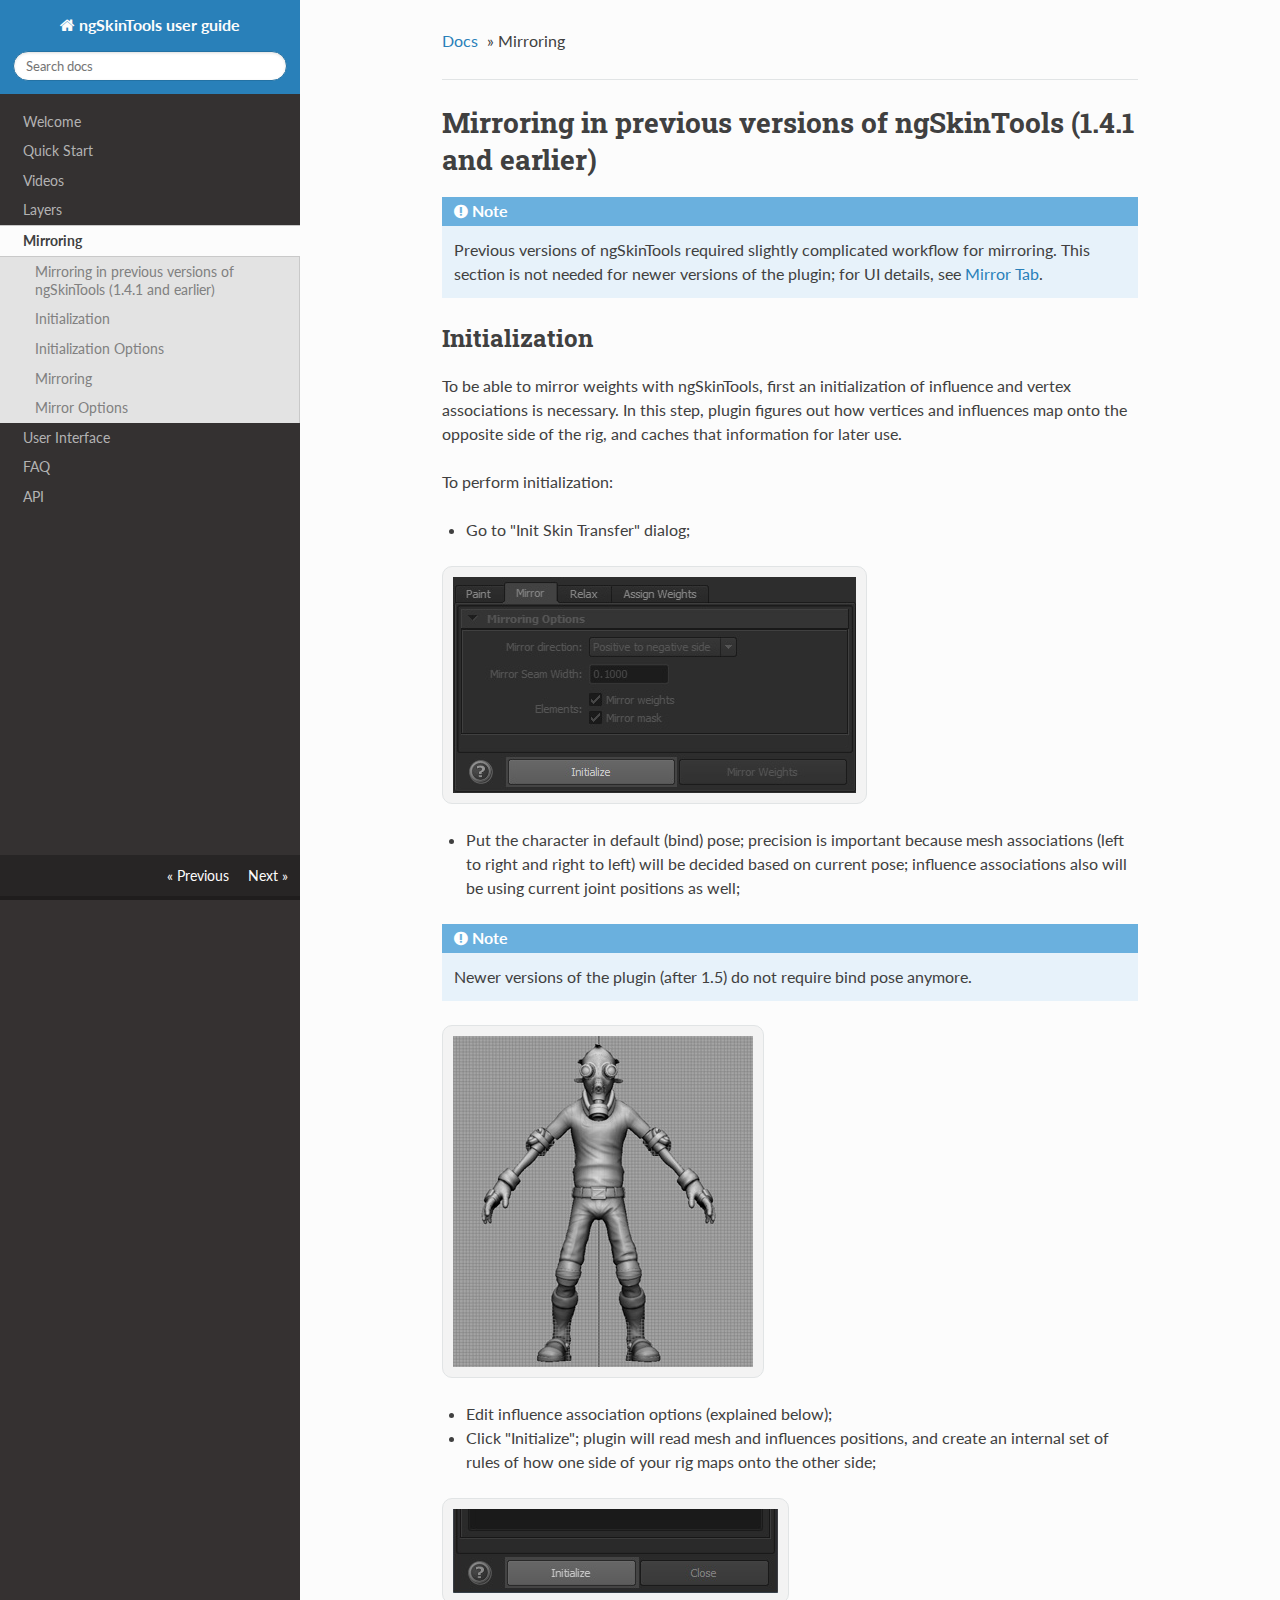
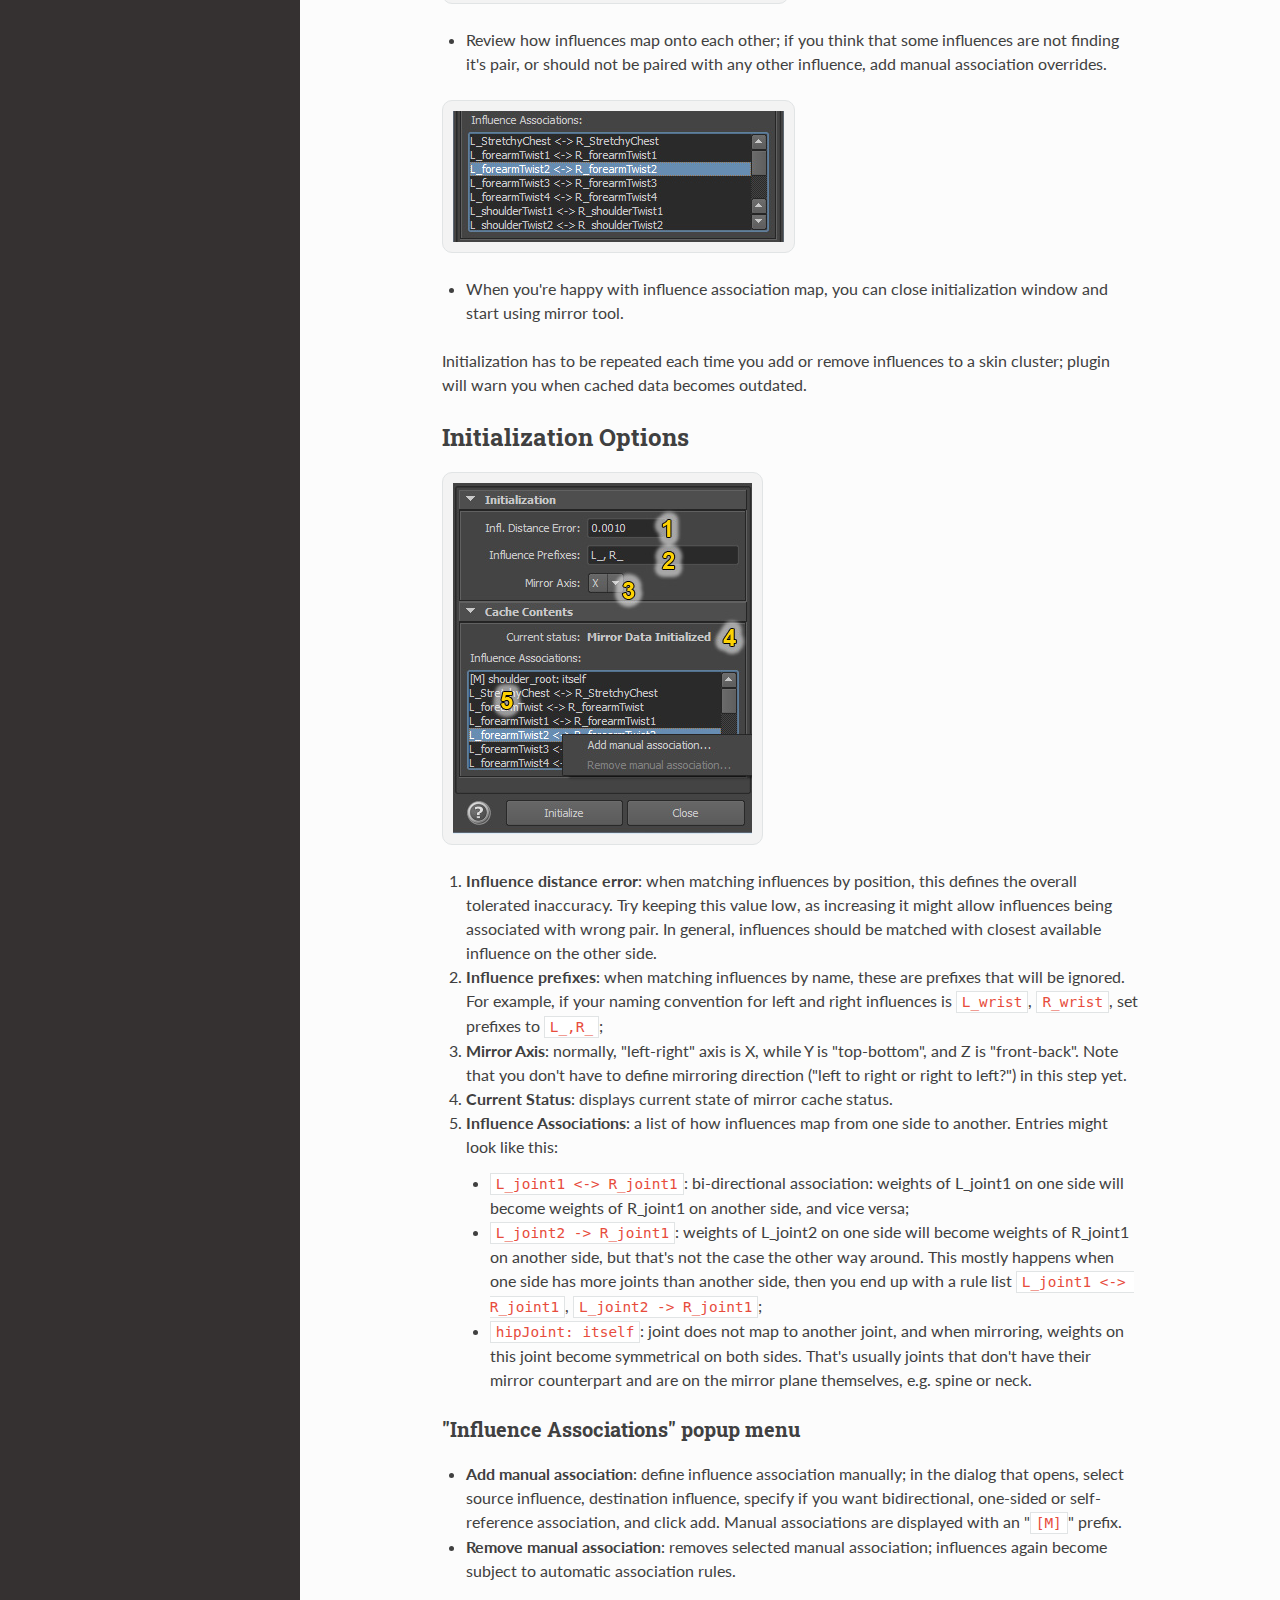
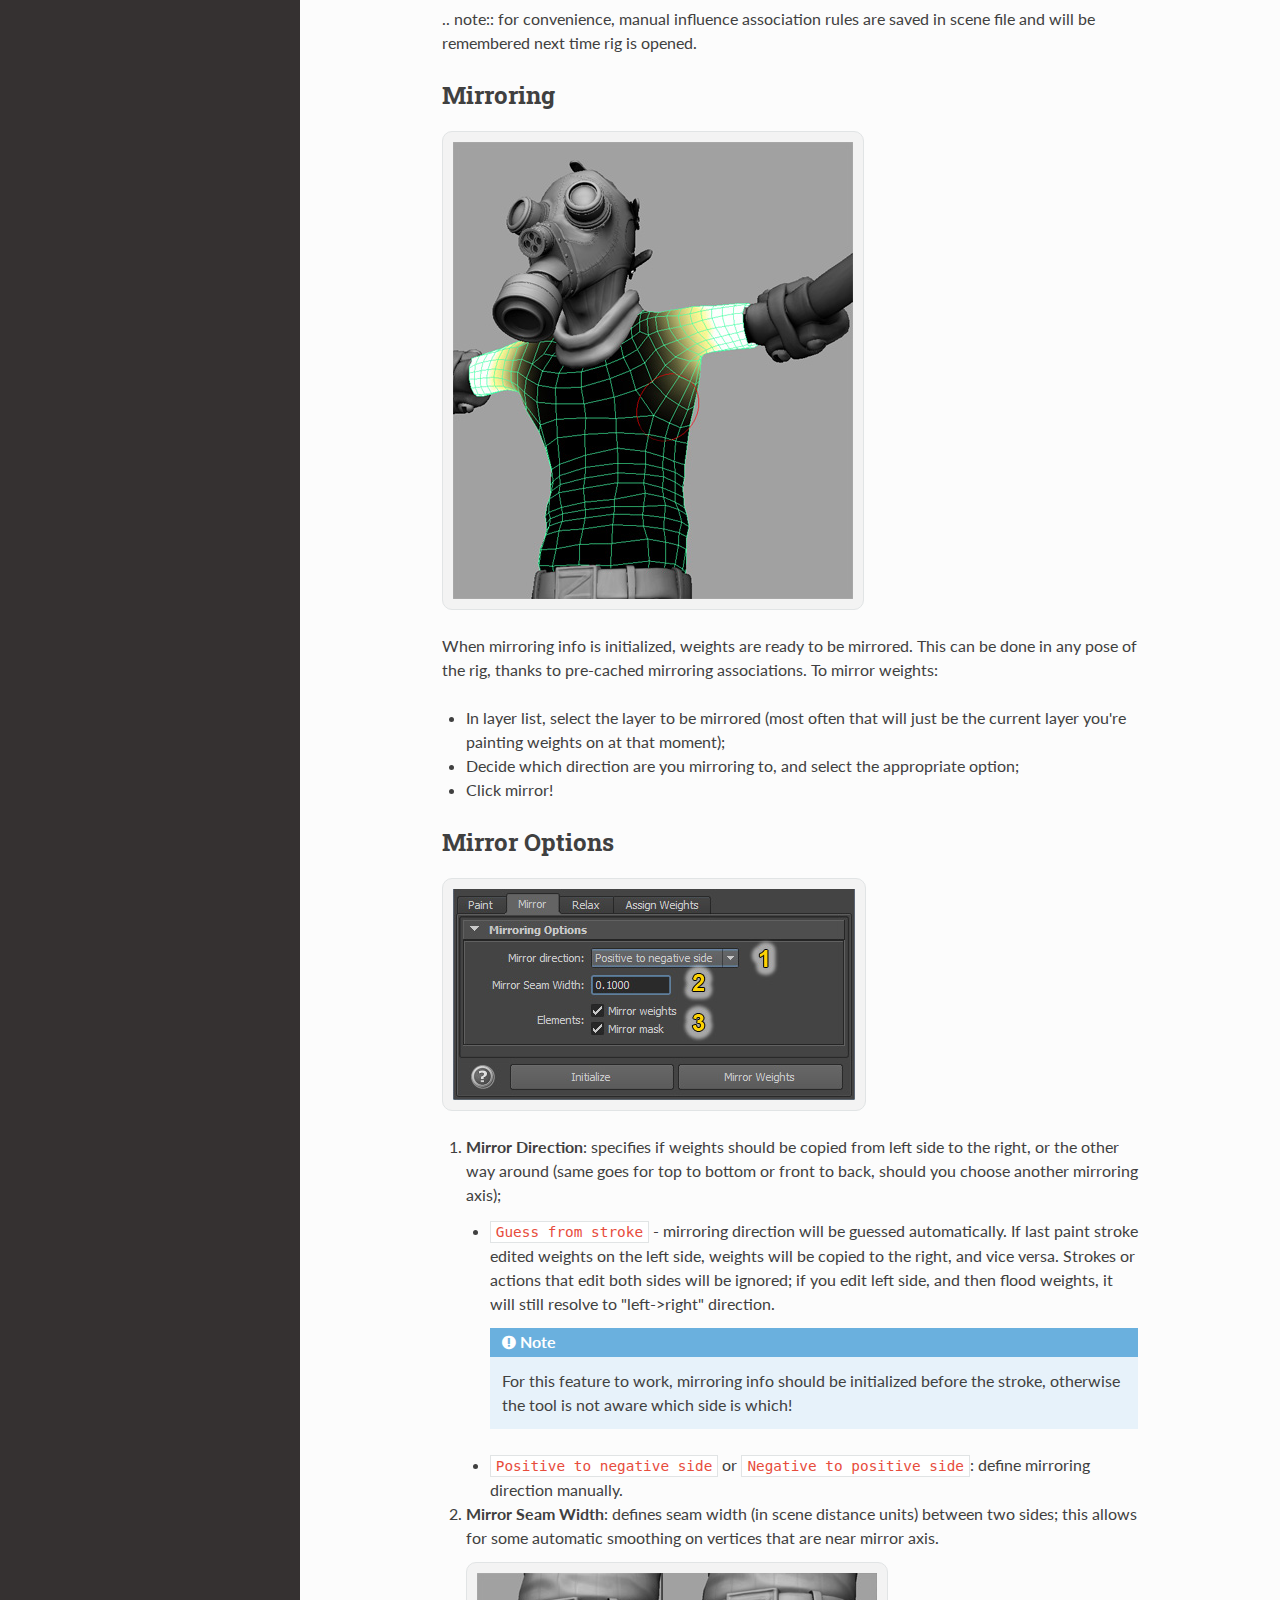
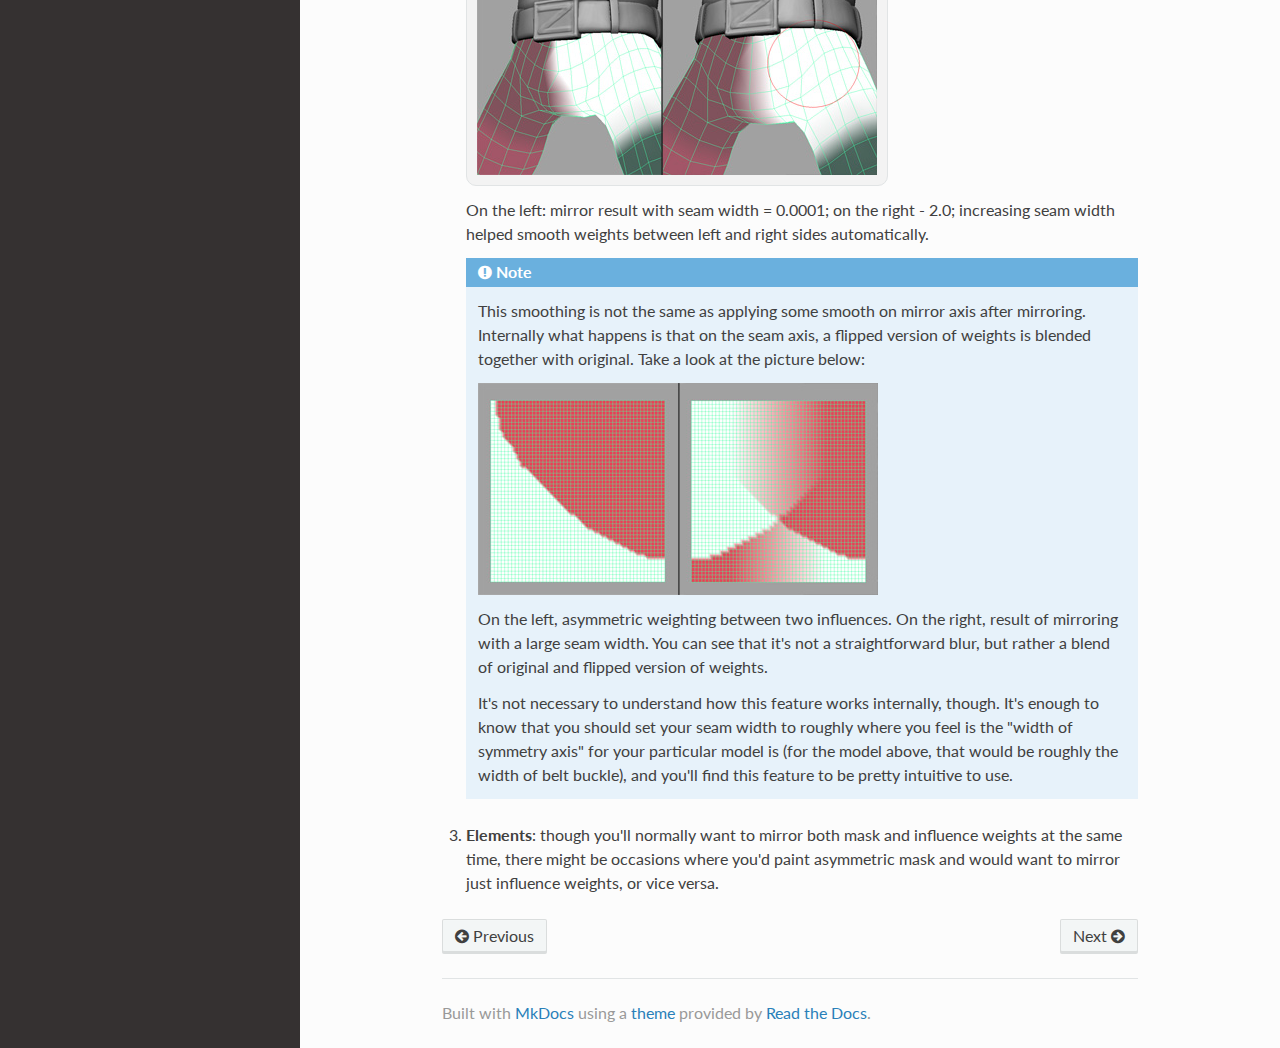
<file: scripts/ngskintools/Contents/docs/mirroring/index.html>
<!DOCTYPE html>
<!--[if IE 8]><html class="no-js lt-ie9" lang="en" > <![endif]-->
<!--[if gt IE 8]><!--> <html class="no-js" lang="en" > <!--<![endif]-->
<head>
  <meta charset="utf-8">
  <meta http-equiv="X-UA-Compatible" content="IE=edge">
  <meta name="viewport" content="width=device-width, initial-scale=1.0">
  
  
  <link rel="shortcut icon" href="../img/favicon.ico">
  <title>Mirroring - ngSkinTools user guide</title>
  <link href='https://fonts.googleapis.com/css?family=Lato:400,700|Roboto+Slab:400,700|Inconsolata:400,700' rel='stylesheet' type='text/css'>

  <link rel="stylesheet" href="../css/theme.css" type="text/css" />
  <link rel="stylesheet" href="../css/theme_extra.css" type="text/css" />
  <link rel="stylesheet" href="../css/highlight.css">
  <link href="../styles.css" rel="stylesheet">
  
  <script>
    // Current page data
    var mkdocs_page_name = "Mirroring";
    var mkdocs_page_input_path = "mirroring.md";
    var mkdocs_page_url = "/mirroring/index.html";
  </script>
  
  <script src="../js/jquery-2.1.1.min.js"></script>
  <script src="../js/modernizr-2.8.3.min.js"></script>
  <script type="text/javascript" src="../js/highlight.pack.js"></script> 
  
</head>

<body class="wy-body-for-nav" role="document">

  <div class="wy-grid-for-nav">

    
    <nav data-toggle="wy-nav-shift" class="wy-nav-side stickynav">
      <div class="wy-side-nav-search">
        <a href="../index.html" class="icon icon-home"> ngSkinTools user guide</a>
        <div role="search">
  <form id ="rtd-search-form" class="wy-form" action="../search.html" method="get">
    <input type="text" name="q" placeholder="Search docs" />
  </form>
</div>
      </div>

      <div class="wy-menu wy-menu-vertical" data-spy="affix" role="navigation" aria-label="main navigation">
	<ul class="current">
	  
          
            <li class="toctree-l1">
		
    <a class="" href="../index.html">Welcome</a>
	    </li>
          
            <li class="toctree-l1">
		
    <a class="" href="../quickstart/index.html">Quick Start</a>
	    </li>
          
            <li class="toctree-l1">
		
    <a class="" href="../videos/index.html">Videos</a>
	    </li>
          
            <li class="toctree-l1">
		
    <a class="" href="../layers/index.html">Layers</a>
	    </li>
          
            <li class="toctree-l1 current">
		
    <a class="current" href="index.html">Mirroring</a>
    <ul class="subnav">
            
    <li class="toctree-l2"><a href="#mirroring-in-previous-versions-of-ngskintools-141-and-earlier">Mirroring in previous versions of ngSkinTools (1.4.1 and earlier)</a></li>
    
        <ul>
        
            <li><a class="toctree-l3" href="#initialization">Initialization</a></li>
        
            <li><a class="toctree-l3" href="#initialization-options">Initialization Options</a></li>
        
            <li><a class="toctree-l3" href="#mirroring">Mirroring</a></li>
        
            <li><a class="toctree-l3" href="#mirror-options">Mirror Options</a></li>
        
        </ul>
    

    </ul>
	    </li>
          
            <li class="toctree-l1">
		
    <a class="" href="../ui/index.html">User Interface</a>
	    </li>
          
            <li class="toctree-l1">
		
    <a class="" href="../faq/index.html">FAQ</a>
	    </li>
          
            <li class="toctree-l1">
		
    <a class="" href="../api/index.html">API</a>
	    </li>
          
        </ul>
      </div>
      &nbsp;
    </nav>

    <section data-toggle="wy-nav-shift" class="wy-nav-content-wrap">

      
      <nav class="wy-nav-top" role="navigation" aria-label="top navigation">
        <i data-toggle="wy-nav-top" class="fa fa-bars"></i>
        <a href="../index.html">ngSkinTools user guide</a>
      </nav>

      
      <div class="wy-nav-content">
        <div class="rst-content">
          <div role="navigation" aria-label="breadcrumbs navigation">
  <ul class="wy-breadcrumbs">
    <li><a href="../index.html">Docs</a> &raquo;</li>
    
      
    
    <li>Mirroring</li>
    <li class="wy-breadcrumbs-aside">
      
    </li>
  </ul>
  <hr/>
</div>
          <div role="main">
            <div class="section">
              
                <h1 id="mirroring-in-previous-versions-of-ngskintools-141-and-earlier">Mirroring in previous versions of ngSkinTools (1.4.1 and earlier)<a class="headerlink" href="#mirroring-in-previous-versions-of-ngskintools-141-and-earlier" title="Permanent link">&para;</a></h1>
<div class="admonition note">
<p class="admonition-title">Note</p>
<p>Previous versions of ngSkinTools required slightly complicated workflow for mirroring. This section is not needed for newer versions of the plugin; for UI details, see <a href="../ui/index.html#mirror-tab">Mirror Tab</a>.</p>
</div>
<h2 id="initialization">Initialization<a class="headerlink" href="#initialization" title="Permanent link">&para;</a></h2>
<p>To be able to mirror weights with ngSkinTools, first an initialization of influence and vertex associations is necessary. In this step, plugin figures out how vertices and influences map onto the opposite side of the rig, and caches that information for later use.</p>
<p>To perform initialization:</p>
<ul>
<li>Go to "Init Skin Transfer" dialog;</li>
</ul>
<p><img alt="" class="ui-screenshot" src="../_img/mirroring/mirror-initialize-button.jpg" /></p>
<ul>
<li>Put the character in default (bind) pose; precision is important because mesh associations (left to right and right to left) will be decided based on current pose; influence associations also will be using current joint positions as well;</li>
</ul>
<div class="admonition note">
<p class="admonition-title">Note</p>
<p>Newer versions of the plugin (after 1.5) do not require bind pose anymore. </p>
</div>
<p><img alt="" class="ui-screenshot" src="../_img/mirroring/t-pose.jpg" /></p>
<ul>
<li>Edit influence association options (explained below);</li>
<li>Click "Initialize"; plugin will read mesh and influences positions, and create an internal set of rules of how one side of your rig maps onto the other side;</li>
</ul>
<p><img alt="" class="ui-screenshot" src="../_img/mirroring/init-mirror-2.jpg" /></p>
<ul>
<li>Review how influences map onto each other; if you think that some influences are not finding it's pair, or should not be paired with any other influence, add manual association overrides.</li>
</ul>
<p><img alt="" class="ui-screenshot" src="../_img/mirroring/infl-associations.jpg" /></p>
<ul>
<li>When you're happy with influence association map, you can close initialization window and start using mirror tool.</li>
</ul>
<p>Initialization has to be repeated each time you add or remove influences to a skin cluster; plugin will warn you when cached data becomes outdated.</p>
<h2 id="initialization-options">Initialization Options<a class="headerlink" href="#initialization-options" title="Permanent link">&para;</a></h2>
<p><img alt="" class="ui-screenshot" src="../_img/mirroring/init-mirror.jpg" /></p>
<ol>
<li>
<p><strong>Influence distance error</strong>: when matching influences by position, this defines the overall tolerated inaccuracy. Try keeping this value low, as increasing it might allow influences being associated with wrong pair. In general, influences should be matched with closest available influence on the other side.</p>
</li>
<li>
<p><strong>Influence prefixes</strong>: when matching influences by name, these are prefixes that will be ignored. For example, if your naming convention for left and right influences is <code>L_wrist</code>, <code>R_wrist</code>, set prefixes to <code>L_,R_</code>;</p>
</li>
<li>
<p><strong>Mirror Axis</strong>: normally, "left-right" axis is X, while Y is "top-bottom", and Z is "front-back". Note that you don't have to define mirroring direction  ("left to right or right to left?") in this step yet.</p>
</li>
<li>
<p><strong>Current Status</strong>: displays current state of mirror cache status.</p>
</li>
<li>
<p><strong>Influence Associations</strong>: a list of how influences map from one side to another. Entries might look like this:</p>
<ul>
<li><code>L_joint1 &lt;-&gt; R_joint1</code>: bi-directional association: weights of L_joint1 on one side will become weights of R_joint1 on another side, and vice versa;</li>
<li><code>L_joint2 -&gt; R_joint1</code>: weights of L_joint2 on one side will become weights of R_joint1 on another side, but that's not the case the other way around. This mostly happens when one side has more joints than another side, then you end up with a rule list <code>L_joint1 &lt;-&gt; R_joint1</code>, <code>L_joint2 -&gt; R_joint1</code>;</li>
<li><code>hipJoint: itself</code>: joint does not map to another joint, and when mirroring, weights on this joint become symmetrical on both sides. That's usually joints that don't have their mirror counterpart and are on the mirror plane themselves, e.g. spine or neck.</li>
</ul>
</li>
</ol>
<h3 id="influence-associations-popup-menu">"Influence Associations" popup menu<a class="headerlink" href="#influence-associations-popup-menu" title="Permanent link">&para;</a></h3>
<ul>
<li>
<p><strong>Add manual association</strong>: define influence association manually; in the dialog that opens, select source influence, destination influence, specify if you want bidirectional, one-sided or self-reference association, and click add. Manual associations are displayed with an "<code>[M]</code>" prefix.</p>
</li>
<li>
<p><strong>Remove manual association</strong>: removes selected manual association; influences again become subject to automatic association rules. </p>
</li>
</ul>
<p>.. note:: for convenience, manual influence association rules are saved in scene file and will be remembered next time rig is opened.</p>
<h2 id="mirroring">Mirroring<a class="headerlink" href="#mirroring" title="Permanent link">&para;</a></h2>
<p><img alt="" class="ui-screenshot" src="../_img/mirroring/mirror-weights.jpg" /></p>
<p>When mirroring info is initialized, weights are ready to be mirrored. This can be done in any pose of the rig, thanks to pre-cached mirroring associations. To mirror weights:</p>
<ul>
<li>In layer list, select the layer to be mirrored (most often that will just be the current layer you're painting weights on at that moment);</li>
<li>Decide which direction are you mirroring to, and select the appropriate option;</li>
<li>Click mirror!</li>
</ul>
<h2 id="mirror-options">Mirror Options<a class="headerlink" href="#mirror-options" title="Permanent link">&para;</a></h2>
<p><img alt="" class="ui-screenshot" src="../_img/mirroring/mirror-options.jpg" /></p>
<ol>
<li>
<p><strong>Mirror Direction</strong>: specifies if weights should be copied from left side to the right, or the other way around (same goes for top to bottom or front to back, should you choose another mirroring axis); </p>
<ul>
<li>
<p><code>Guess from stroke</code> - mirroring direction will be guessed automatically. If last paint stroke edited weights on the left side, weights will be copied to the right, and vice versa. Strokes or actions that edit both sides will be ignored; if you edit left side, and then flood weights, it will still resolve to "left-&gt;right" direction.</p>
<div class="admonition note">
<p class="admonition-title">Note</p>
<p>For this feature to work, mirroring info should be initialized before the stroke, otherwise the tool is not aware which side is which!</p>
</div>
</li>
<li>
<p><code>Positive to negative side</code> or <code>Negative to positive side</code>: define mirroring direction manually. </p>
</li>
</ul>
</li>
<li>
<p><strong>Mirror Seam Width</strong>: defines seam width (in scene distance units) between two sides; this allows for some automatic smoothing on vertices that are near mirror axis.</p>
<p><img alt="" class="ui-screenshot" src="../_img/mirroring/mirror-seam-width.jpg" /> </p>
<p>On the left: mirror result with seam width = 0.0001; on the right - 2.0; increasing seam width helped smooth weights between left and right sides automatically.</p>
<div class="admonition note">
<p class="admonition-title">Note</p>
<p>This smoothing is not the same as applying some smooth on mirror axis after mirroring. Internally what happens is that on the seam axis, a flipped version of weights is blended together with original. Take a look at the picture below:</p>
<p><img alt="" src="../_img/mirroring/mirror-seam-explained.jpg" /></p>
<p>On the left, asymmetric weighting between two influences. On the right, result of mirroring with a large seam width. You can see that it's not a straightforward blur, but rather a blend of original and flipped version of weights.</p>
<p>It's not necessary to understand how this feature works internally, though. It's enough to know that you should set your seam width to roughly where you feel is the "width of symmetry axis" for your particular model is (for the model above, that would be roughly the width of belt buckle), and you'll find this feature to be pretty intuitive to use.</p>
</div>
</li>
<li>
<p><strong>Elements</strong>: though you'll normally want to mirror both mask and influence weights at the same time, there might be occasions where you'd paint asymmetric mask and would want to mirror just influence weights, or vice versa.</p>
</li>
</ol>
              
            </div>
          </div>
          <footer>
  
    <div class="rst-footer-buttons" role="navigation" aria-label="footer navigation">
      
        <a href="../ui/index.html" class="btn btn-neutral float-right" title="User Interface">Next <span class="icon icon-circle-arrow-right"></span></a>
      
      
        <a href="../layers/index.html" class="btn btn-neutral" title="Layers"><span class="icon icon-circle-arrow-left"></span> Previous</a>
      
    </div>
  

  <hr/>

  <div role="contentinfo">
    <!-- Copyright etc -->
    
  </div>

  Built with <a href="http://www.mkdocs.org">MkDocs</a> using a <a href="https://github.com/snide/sphinx_rtd_theme">theme</a> provided by <a href="https://readthedocs.org">Read the Docs</a>.
</footer>
	  
        </div>
      </div>

    </section>
    
  </div>

  <div class="rst-versions" role="note" style="cursor: pointer">
    <span class="rst-current-version" data-toggle="rst-current-version">
      
      
        <span><a href="../layers/index.html" style="color: #fcfcfc;">&laquo; Previous</a></span>
      
      
        <span style="margin-left: 15px"><a href="../ui/index.html" style="color: #fcfcfc">Next &raquo;</a></span>
      
    </span>
</div>
    <script src="../js/theme.js"></script>

</body>
</html>
</file>
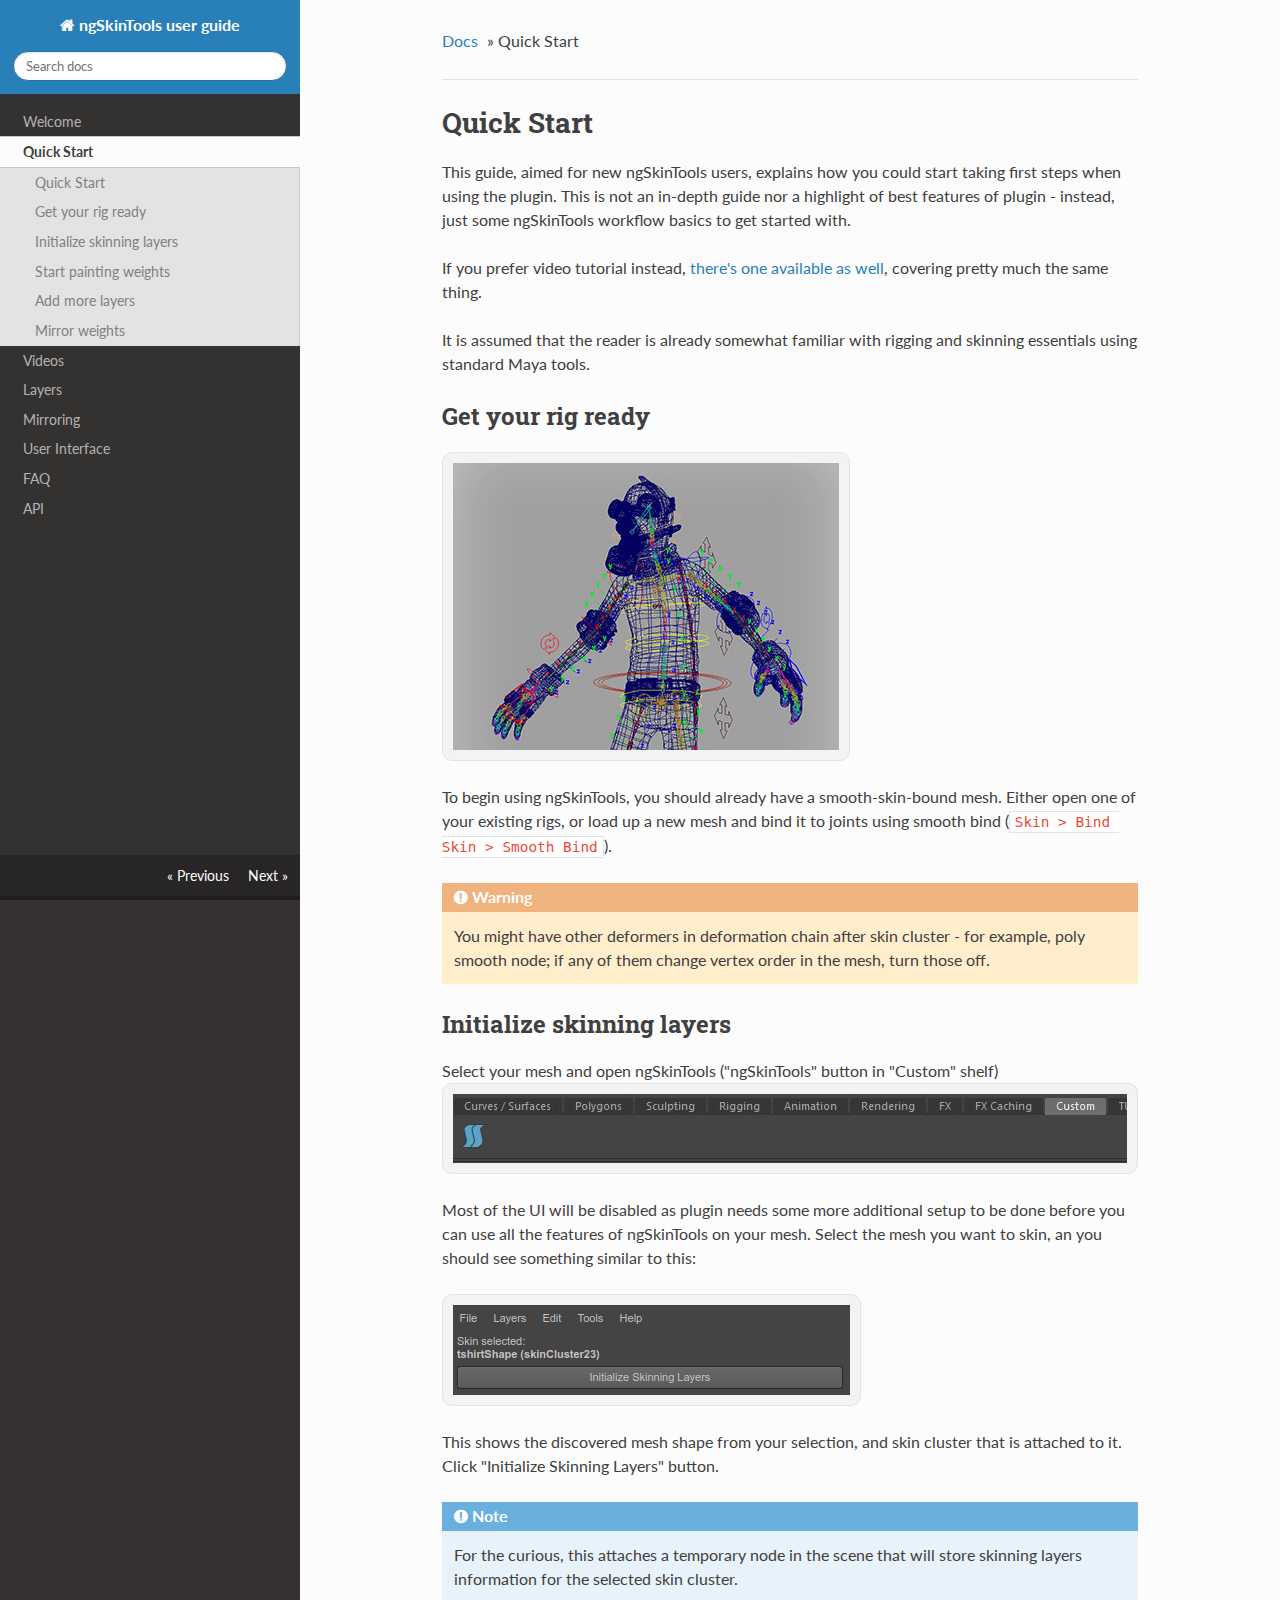
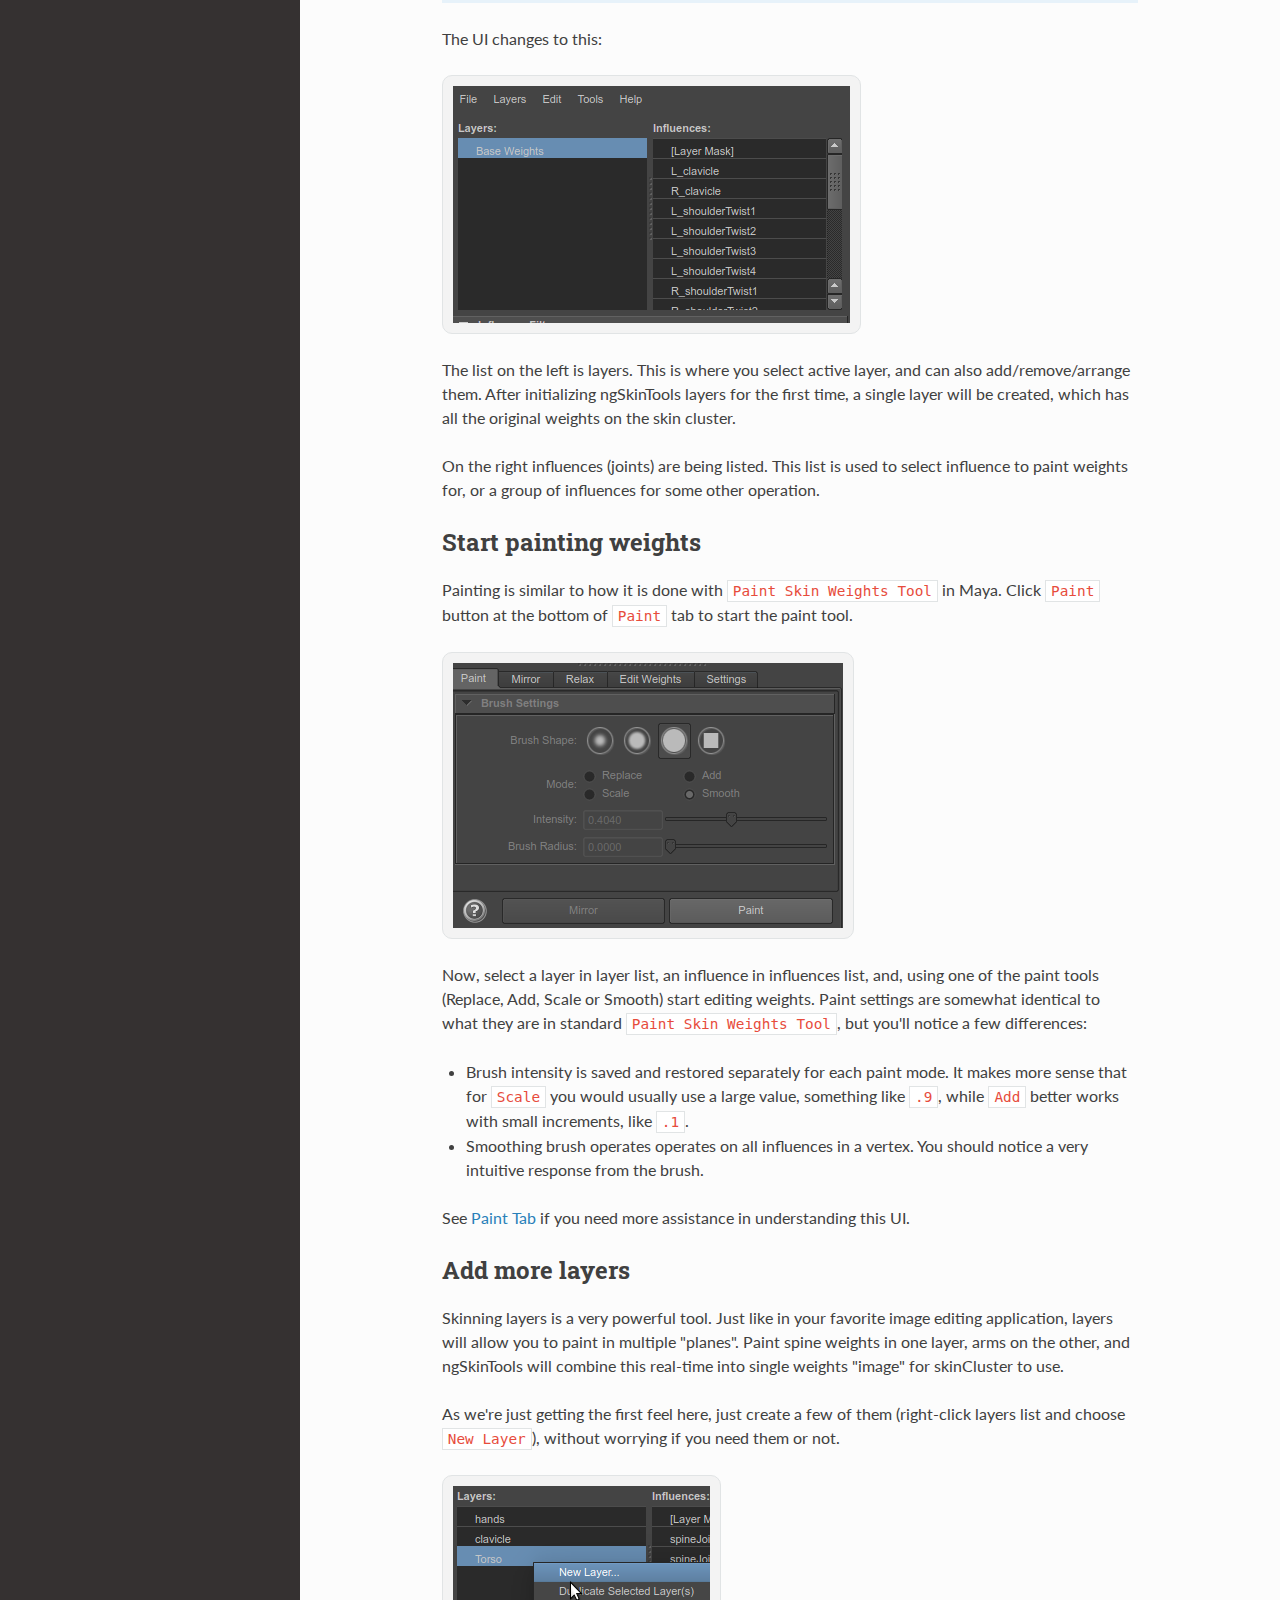
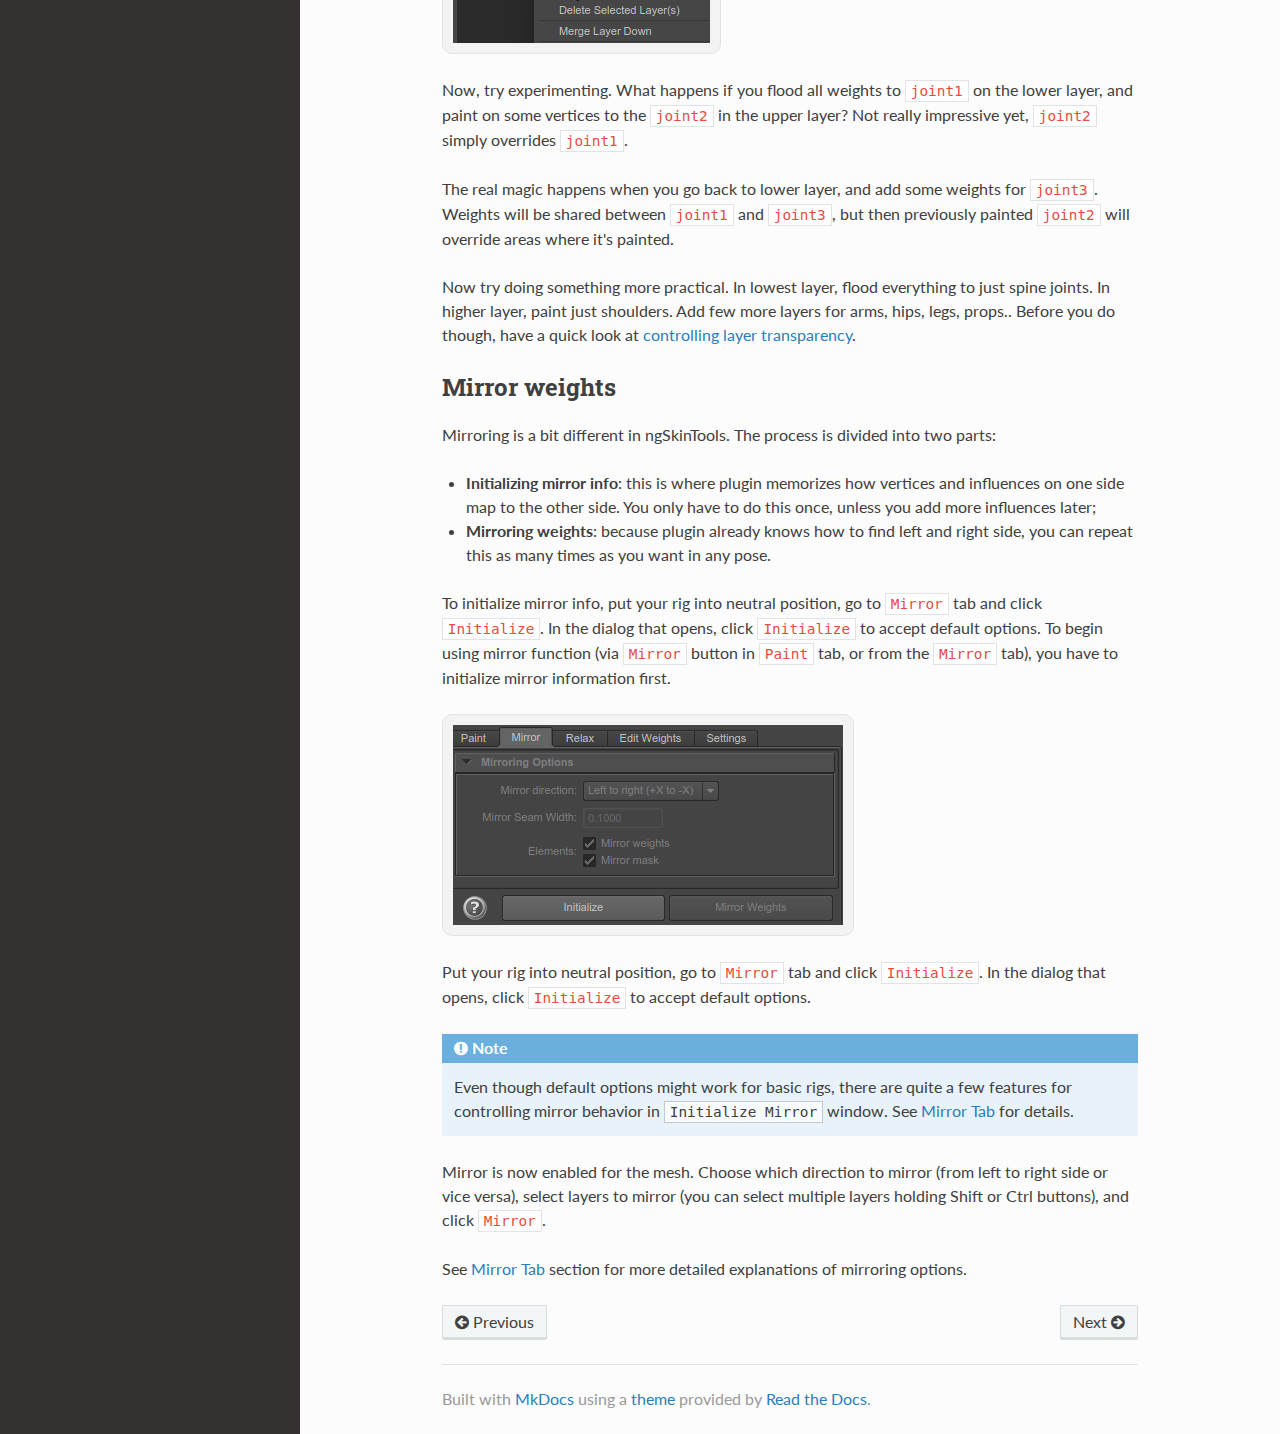
<file: scripts/ngskintools/Contents/docs/quickstart/index.html>
<!DOCTYPE html>
<!--[if IE 8]><html class="no-js lt-ie9" lang="en" > <![endif]-->
<!--[if gt IE 8]><!--> <html class="no-js" lang="en" > <!--<![endif]-->
<head>
  <meta charset="utf-8">
  <meta http-equiv="X-UA-Compatible" content="IE=edge">
  <meta name="viewport" content="width=device-width, initial-scale=1.0">
  
  
  <link rel="shortcut icon" href="../img/favicon.ico">
  <title>Quick Start - ngSkinTools user guide</title>
  <link href='https://fonts.googleapis.com/css?family=Lato:400,700|Roboto+Slab:400,700|Inconsolata:400,700' rel='stylesheet' type='text/css'>

  <link rel="stylesheet" href="../css/theme.css" type="text/css" />
  <link rel="stylesheet" href="../css/theme_extra.css" type="text/css" />
  <link rel="stylesheet" href="../css/highlight.css">
  <link href="../styles.css" rel="stylesheet">
  
  <script>
    // Current page data
    var mkdocs_page_name = "Quick Start";
    var mkdocs_page_input_path = "quickstart.md";
    var mkdocs_page_url = "/quickstart/index.html";
  </script>
  
  <script src="../js/jquery-2.1.1.min.js"></script>
  <script src="../js/modernizr-2.8.3.min.js"></script>
  <script type="text/javascript" src="../js/highlight.pack.js"></script> 
  
</head>

<body class="wy-body-for-nav" role="document">

  <div class="wy-grid-for-nav">

    
    <nav data-toggle="wy-nav-shift" class="wy-nav-side stickynav">
      <div class="wy-side-nav-search">
        <a href="../index.html" class="icon icon-home"> ngSkinTools user guide</a>
        <div role="search">
  <form id ="rtd-search-form" class="wy-form" action="../search.html" method="get">
    <input type="text" name="q" placeholder="Search docs" />
  </form>
</div>
      </div>

      <div class="wy-menu wy-menu-vertical" data-spy="affix" role="navigation" aria-label="main navigation">
	<ul class="current">
	  
          
            <li class="toctree-l1">
		
    <a class="" href="../index.html">Welcome</a>
	    </li>
          
            <li class="toctree-l1 current">
		
    <a class="current" href="index.html">Quick Start</a>
    <ul class="subnav">
            
    <li class="toctree-l2"><a href="#quick-start">Quick Start</a></li>
    
        <ul>
        
            <li><a class="toctree-l3" href="#get-your-rig-ready">Get your rig ready</a></li>
        
            <li><a class="toctree-l3" href="#initialize-skinning-layers">Initialize skinning layers</a></li>
        
            <li><a class="toctree-l3" href="#start-painting-weights">Start painting weights</a></li>
        
            <li><a class="toctree-l3" href="#add-more-layers">Add more layers</a></li>
        
            <li><a class="toctree-l3" href="#mirror-weights">Mirror weights</a></li>
        
        </ul>
    

    </ul>
	    </li>
          
            <li class="toctree-l1">
		
    <a class="" href="../videos/index.html">Videos</a>
	    </li>
          
            <li class="toctree-l1">
		
    <a class="" href="../layers/index.html">Layers</a>
	    </li>
          
            <li class="toctree-l1">
		
    <a class="" href="../mirroring/index.html">Mirroring</a>
	    </li>
          
            <li class="toctree-l1">
		
    <a class="" href="../ui/index.html">User Interface</a>
	    </li>
          
            <li class="toctree-l1">
		
    <a class="" href="../faq/index.html">FAQ</a>
	    </li>
          
            <li class="toctree-l1">
		
    <a class="" href="../api/index.html">API</a>
	    </li>
          
        </ul>
      </div>
      &nbsp;
    </nav>

    <section data-toggle="wy-nav-shift" class="wy-nav-content-wrap">

      
      <nav class="wy-nav-top" role="navigation" aria-label="top navigation">
        <i data-toggle="wy-nav-top" class="fa fa-bars"></i>
        <a href="../index.html">ngSkinTools user guide</a>
      </nav>

      
      <div class="wy-nav-content">
        <div class="rst-content">
          <div role="navigation" aria-label="breadcrumbs navigation">
  <ul class="wy-breadcrumbs">
    <li><a href="../index.html">Docs</a> &raquo;</li>
    
      
    
    <li>Quick Start</li>
    <li class="wy-breadcrumbs-aside">
      
    </li>
  </ul>
  <hr/>
</div>
          <div role="main">
            <div class="section">
              
                <h1 id="quick-start">Quick Start<a class="headerlink" href="#quick-start" title="Permanent link">&para;</a></h1>
<p>This guide, aimed for new ngSkinTools users, explains how you could start taking first steps when using the plugin. This is not an in-depth guide nor a highlight of best features of plugin - instead, just some ngSkinTools workflow basics to get started with.</p>
<p>If you prefer video tutorial instead, <a href="../videos/index.html#1-quickstart">there's one available as well</a>, covering pretty much the same thing.</p>
<p>It is assumed that the reader is already somewhat familiar with rigging and skinning essentials using standard Maya tools. </p>
<h2 id="get-your-rig-ready">Get your rig ready<a class="headerlink" href="#get-your-rig-ready" title="Permanent link">&para;</a></h2>
<p><img alt="rig" class="ui-screenshot" src="../_img/quickstart/rig-ready.jpg" /></p>
<p>To begin using ngSkinTools, you should already have a smooth-skin-bound mesh. Either open one of your existing rigs, or load up a new mesh and bind it to joints using smooth bind (<code>Skin &gt; Bind Skin &gt; Smooth Bind</code>).</p>
<div class="admonition warning">
<p class="admonition-title">Warning</p>
<p>You might have other deformers in deformation chain after skin cluster - for example, poly smooth node; if any of them change vertex order in the mesh, turn those off.</p>
</div>
<h2 id="initialize-skinning-layers">Initialize skinning layers<a class="headerlink" href="#initialize-skinning-layers" title="Permanent link">&para;</a></h2>
<p>Select your mesh and open ngSkinTools ("ngSkinTools" button in "Custom" shelf)
<img alt="custom tab" class="ui-screenshot" src="../_img/installation/custom-tab.jpg" /></p>
<p>Most of the UI will be disabled as plugin needs some more additional setup to be done before you can use all the features of ngSkinTools on your mesh. Select the mesh you want to skin, an you should see something similar to this:</p>
<p><img alt="initialize" class="ui-screenshot" src="../_img/quickstart/initialize.jpg" /></p>
<p>This shows the discovered mesh shape from your selection, and skin cluster that is attached to it. Click "Initialize Skinning Layers" button.</p>
<div class="admonition note">
<p class="admonition-title">Note</p>
<p>For the curious, this attaches a temporary node in the scene that will store skinning layers information for the selected skin cluster. </p>
</div>
<p>The UI changes to this:</p>
<p><img alt="initial layer" class="ui-screenshot" src="../_img/quickstart/initial-layer.jpg" /></p>
<p>The list on the left is layers. This is where you select active layer, and can also add/remove/arrange them. After initializing ngSkinTools layers for the first time, a single layer will be created, which has all the original weights on the skin cluster. </p>
<p>On the right influences (joints) are being listed. This list is used to select influence to paint weights for, or a group of influences for some other operation.</p>
<h2 id="start-painting-weights">Start painting weights<a class="headerlink" href="#start-painting-weights" title="Permanent link">&para;</a></h2>
<p>Painting is  similar to how it is done with <code>Paint Skin Weights Tool</code> in Maya. Click <code>Paint</code> button at the bottom of <code>Paint</code> tab to start the paint tool.</p>
<p><img alt="" class="ui-screenshot" src="../_img/quickstart/paint-mode.jpg" /></p>
<p>Now, select a layer in layer list, an influence in influences list, and, using one of the paint tools (Replace, Add, Scale or Smooth) start editing weights. Paint settings are somewhat identical to what they are in standard <code>Paint Skin Weights Tool</code>, but you'll notice a few differences:</p>
<ul>
<li>Brush intensity is saved and restored separately for each paint mode. It makes more sense that for <code>Scale</code> you would usually use a large value, something like <code>.9</code>, while <code>Add</code> better works with small increments, like <code>.1</code>.</li>
<li>Smoothing brush operates operates on all influences in a vertex. You should notice a very intuitive response from the brush.</li>
</ul>
<p>See <a href="../ui/index.html#paint-tab">Paint Tab</a> if you need more assistance in understanding this UI.</p>
<h2 id="add-more-layers">Add more layers<a class="headerlink" href="#add-more-layers" title="Permanent link">&para;</a></h2>
<p>Skinning layers is a very powerful tool. Just like in your favorite image editing application, layers will allow you to paint in multiple "planes". Paint spine weights in one layer, arms on the other, and ngSkinTools will combine this real-time into single weights "image" for skinCluster to use.</p>
<p>As we're just getting the first feel here, just create a few of them (right-click layers list and choose <code>New Layer</code>), without worrying if you need them or not.</p>
<p><img alt="" class="ui-screenshot" src="../_img/quickstart/new-layer.jpg" /></p>
<p>Now, try experimenting. What happens if you flood all weights to <code>joint1</code> on the lower layer, and paint on some vertices  to the <code>joint2</code> in the upper layer? Not really impressive yet, <code>joint2</code> simply overrides <code>joint1</code>. </p>
<p>The real magic happens when you go back to lower layer, and add some weights for <code>joint3</code>. Weights will be shared between <code>joint1</code> and <code>joint3</code>, but then previously painted <code>joint2</code> will override areas where it's painted.</p>
<p>Now try doing something more practical. In lowest layer, flood everything to just spine joints. In higher layer, paint just shoulders. Add few more layers for arms, hips, legs, props.. Before you do though, have a quick look at <a href="../layers/index.html#layer-transparency">controlling layer transparency</a>.</p>
<h2 id="mirror-weights">Mirror weights<a class="headerlink" href="#mirror-weights" title="Permanent link">&para;</a></h2>
<p>Mirroring is a bit different in ngSkinTools. The process is divided into two parts: </p>
<ul>
<li><strong>Initializing mirror info</strong>: this is where plugin memorizes how vertices and influences on one side map to the other side. You only have to do this once, unless you add more influences later;</li>
<li><strong>Mirroring weights</strong>: because plugin already knows how to find left and right side, you can repeat this as many times as you want in any pose.     </li>
</ul>
<p>To initialize mirror info, put your rig into neutral position, go to <code>Mirror</code> tab and click <code>Initialize</code>. In the dialog that opens, click <code>Initialize</code> to accept default options.
To begin using mirror function (via <code>Mirror</code> button in <code>Paint</code> tab, or from the <code>Mirror</code> tab), you have to initialize mirror information first. </p>
<p><img alt="" class="ui-screenshot" src="../_img/quickstart/mirror.jpg" /></p>
<p>Put your rig into neutral position, go to <code>Mirror</code> tab and click <code>Initialize</code>. In the dialog that opens, click <code>Initialize</code> to accept default options.</p>
<div class="admonition note">
<p class="admonition-title">Note</p>
<p>Even though default options might work for basic rigs, there are quite a few features for controlling mirror behavior in <code>Initialize Mirror</code> window. See <a href="../ui/index.html#mirror-tab">Mirror Tab</a> for details.</p>
</div>
<p>Mirror is now enabled for the mesh. Choose which direction to mirror (from left to right side or vice versa), select layers to mirror (you can select multiple layers holding Shift or Ctrl buttons), and click <code>Mirror</code>.</p>
<p>See <a href="../ui/index.html#mirror-tab">Mirror Tab</a> section for more detailed explanations of mirroring options.</p>
              
            </div>
          </div>
          <footer>
  
    <div class="rst-footer-buttons" role="navigation" aria-label="footer navigation">
      
        <a href="../videos/index.html" class="btn btn-neutral float-right" title="Videos">Next <span class="icon icon-circle-arrow-right"></span></a>
      
      
        <a href="../index.html" class="btn btn-neutral" title="Welcome"><span class="icon icon-circle-arrow-left"></span> Previous</a>
      
    </div>
  

  <hr/>

  <div role="contentinfo">
    <!-- Copyright etc -->
    
  </div>

  Built with <a href="http://www.mkdocs.org">MkDocs</a> using a <a href="https://github.com/snide/sphinx_rtd_theme">theme</a> provided by <a href="https://readthedocs.org">Read the Docs</a>.
</footer>
	  
        </div>
      </div>

    </section>
    
  </div>

  <div class="rst-versions" role="note" style="cursor: pointer">
    <span class="rst-current-version" data-toggle="rst-current-version">
      
      
        <span><a href="../index.html" style="color: #fcfcfc;">&laquo; Previous</a></span>
      
      
        <span style="margin-left: 15px"><a href="../videos/index.html" style="color: #fcfcfc">Next &raquo;</a></span>
      
    </span>
</div>
    <script src="../js/theme.js"></script>

</body>
</html>
</file>
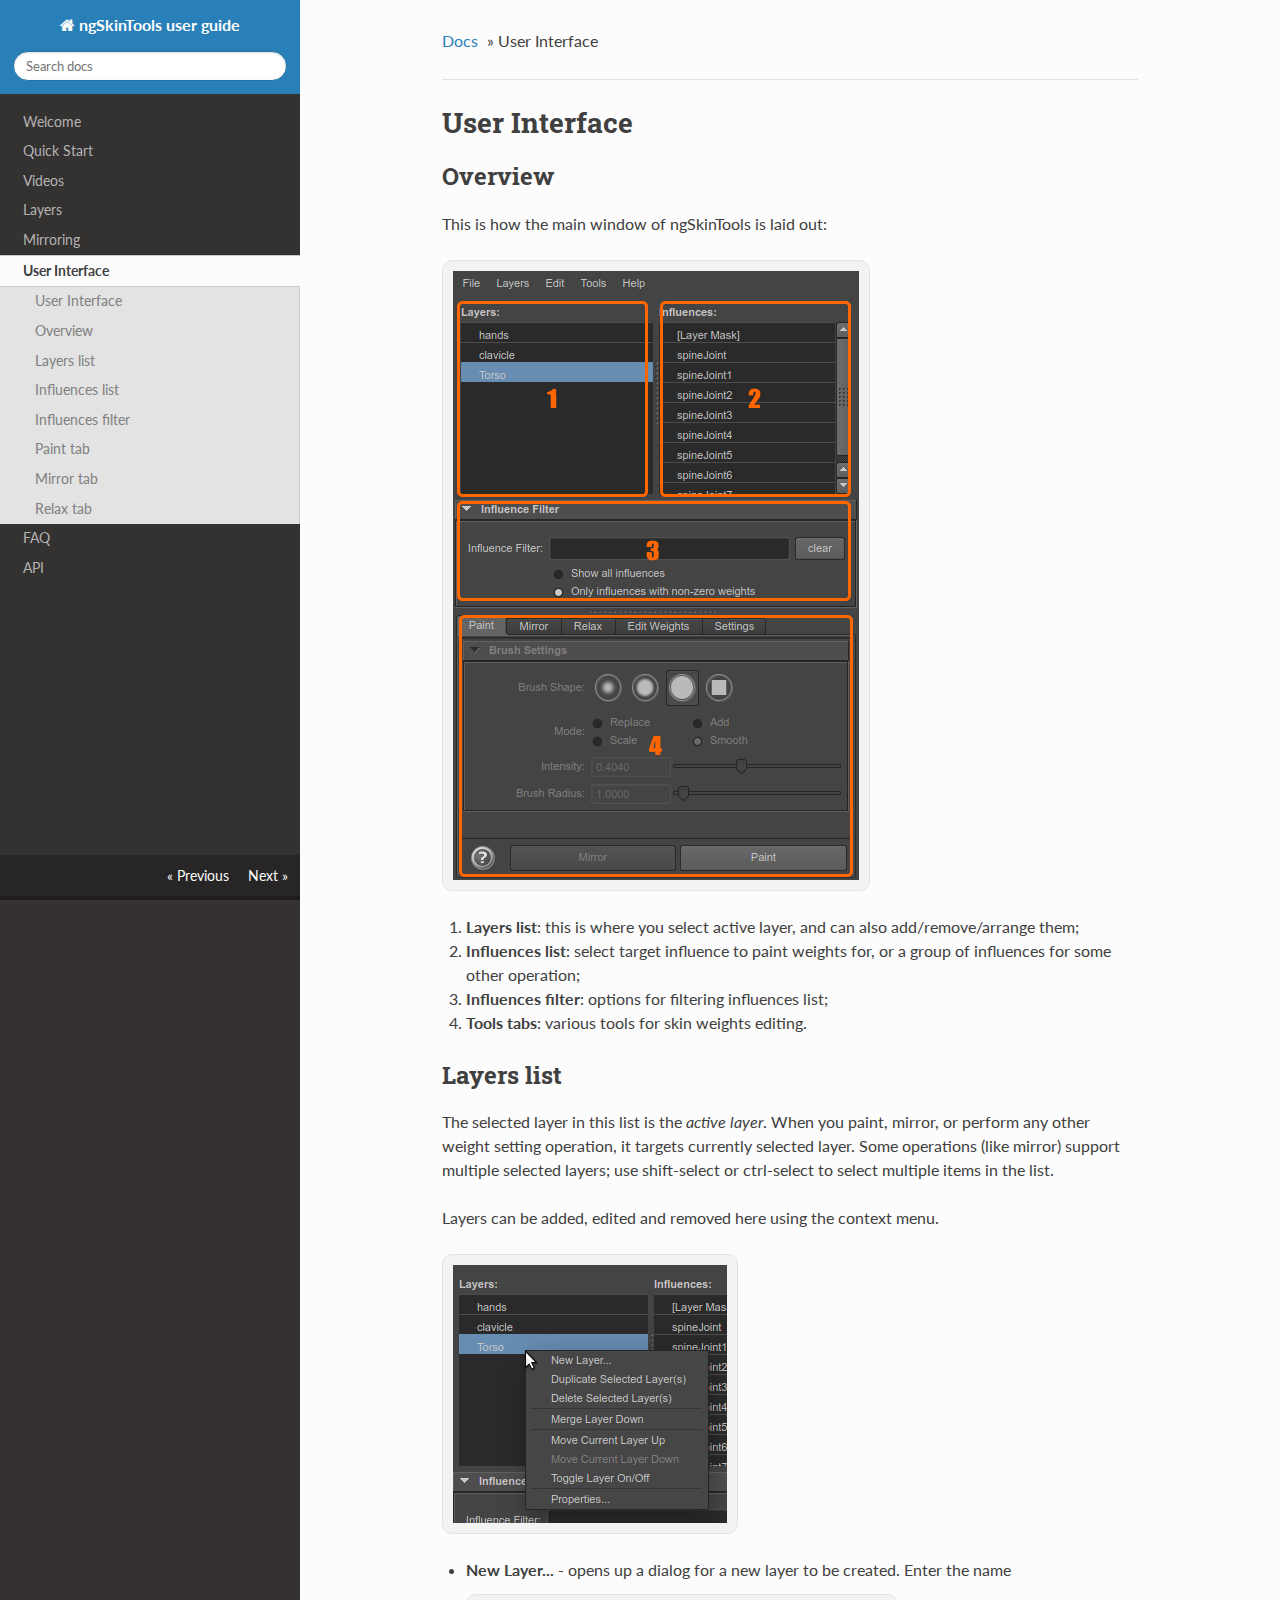
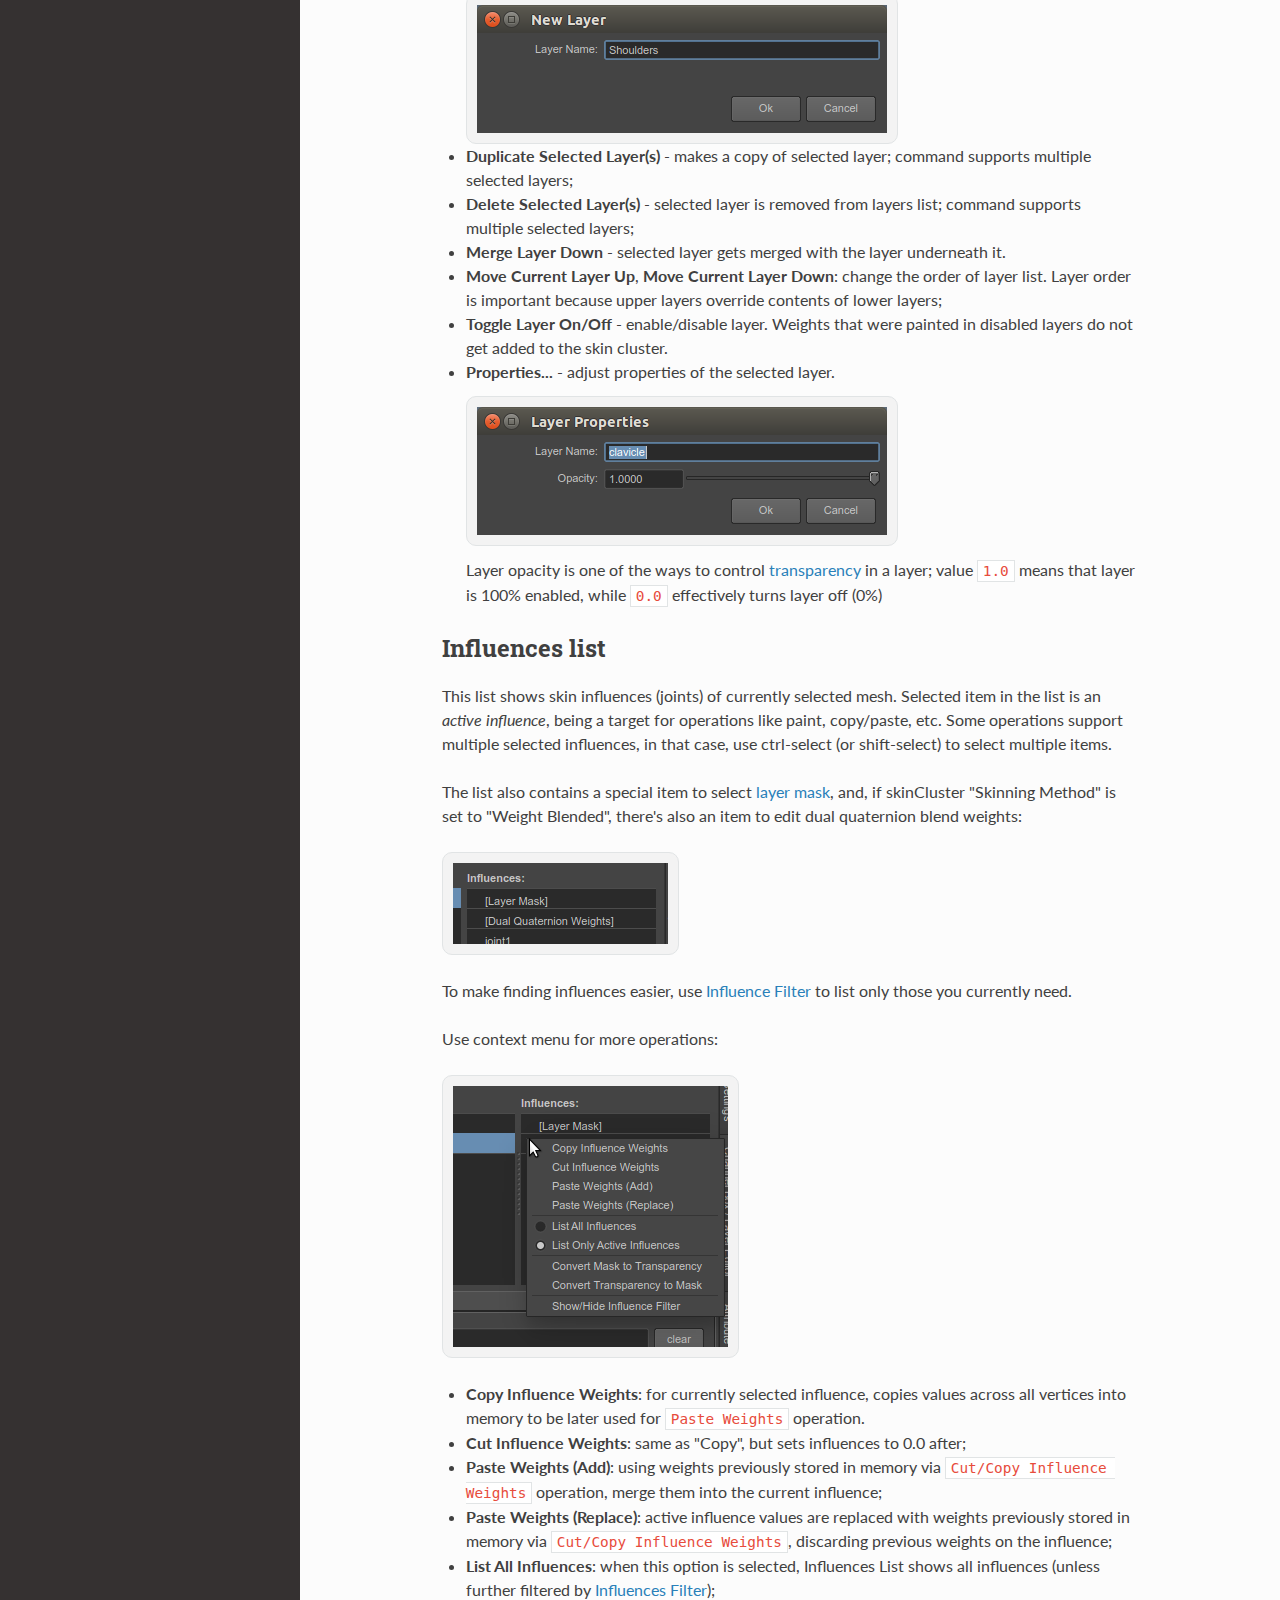
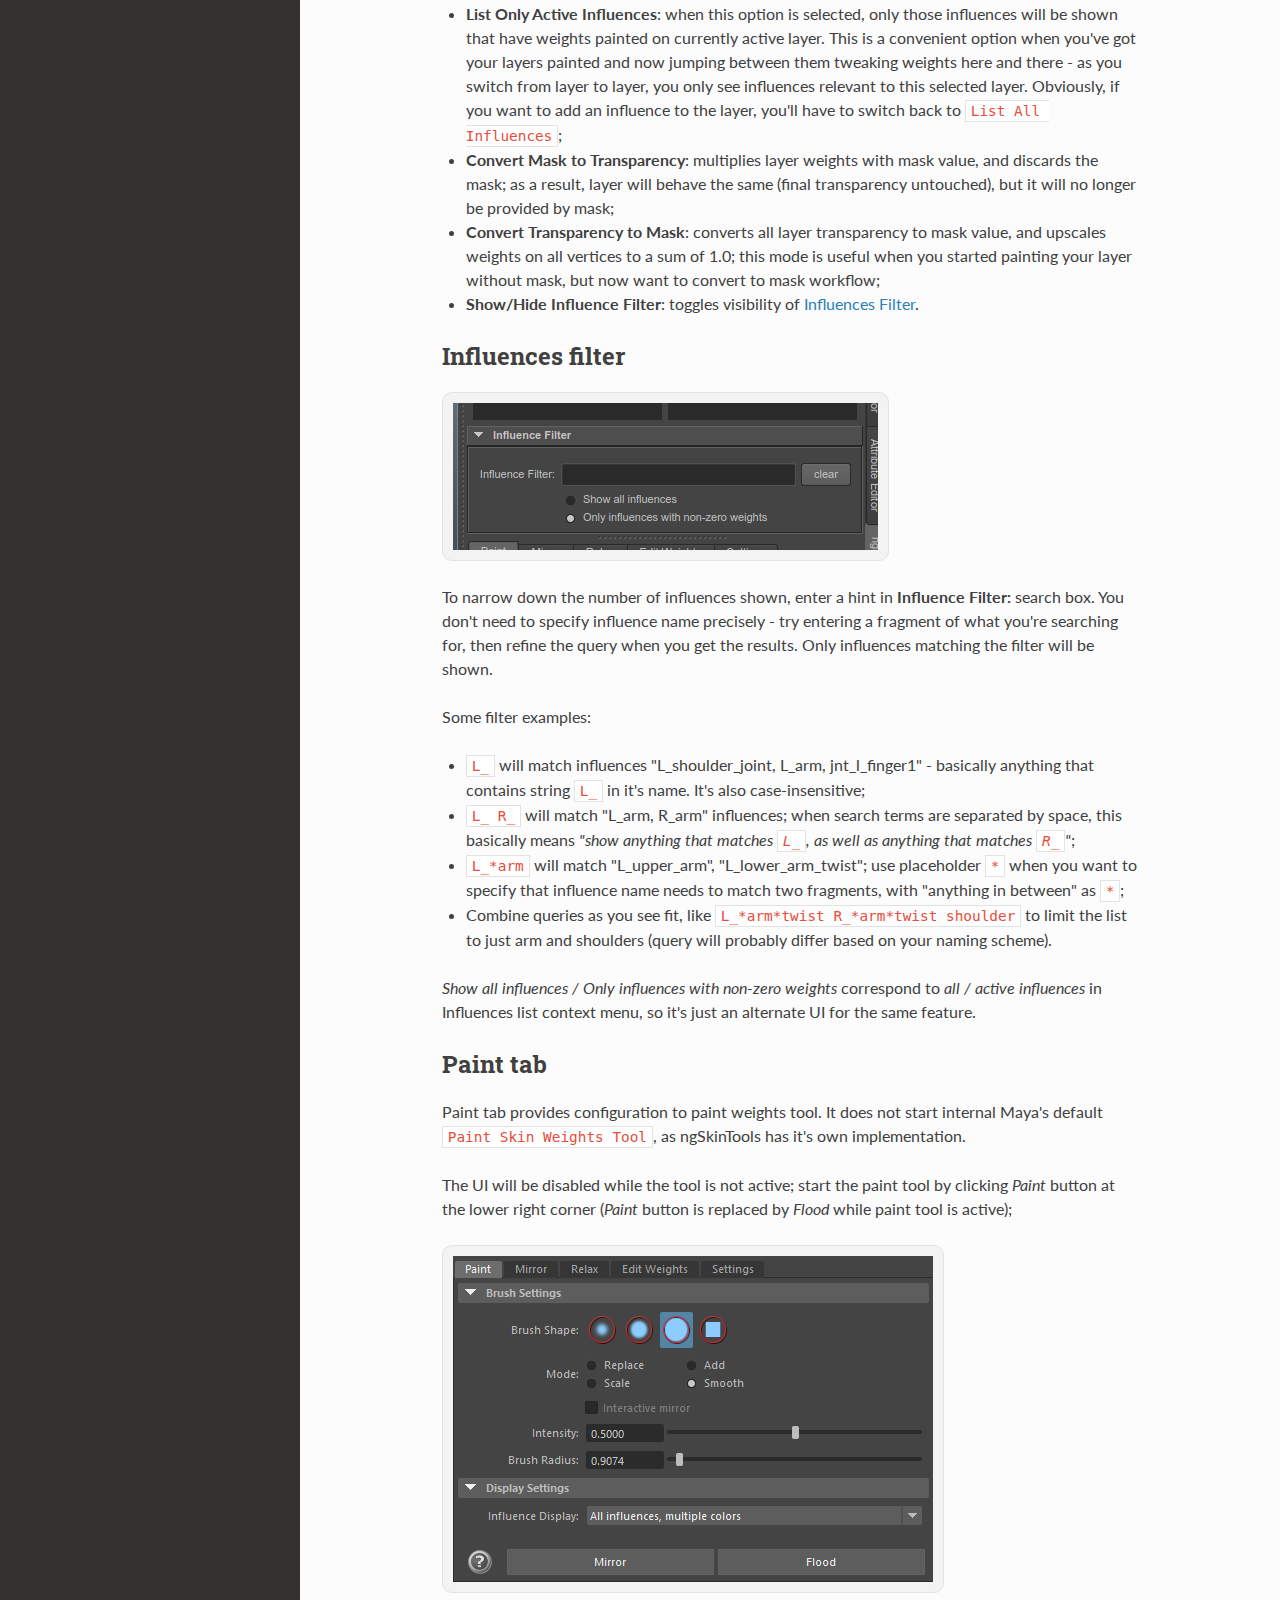
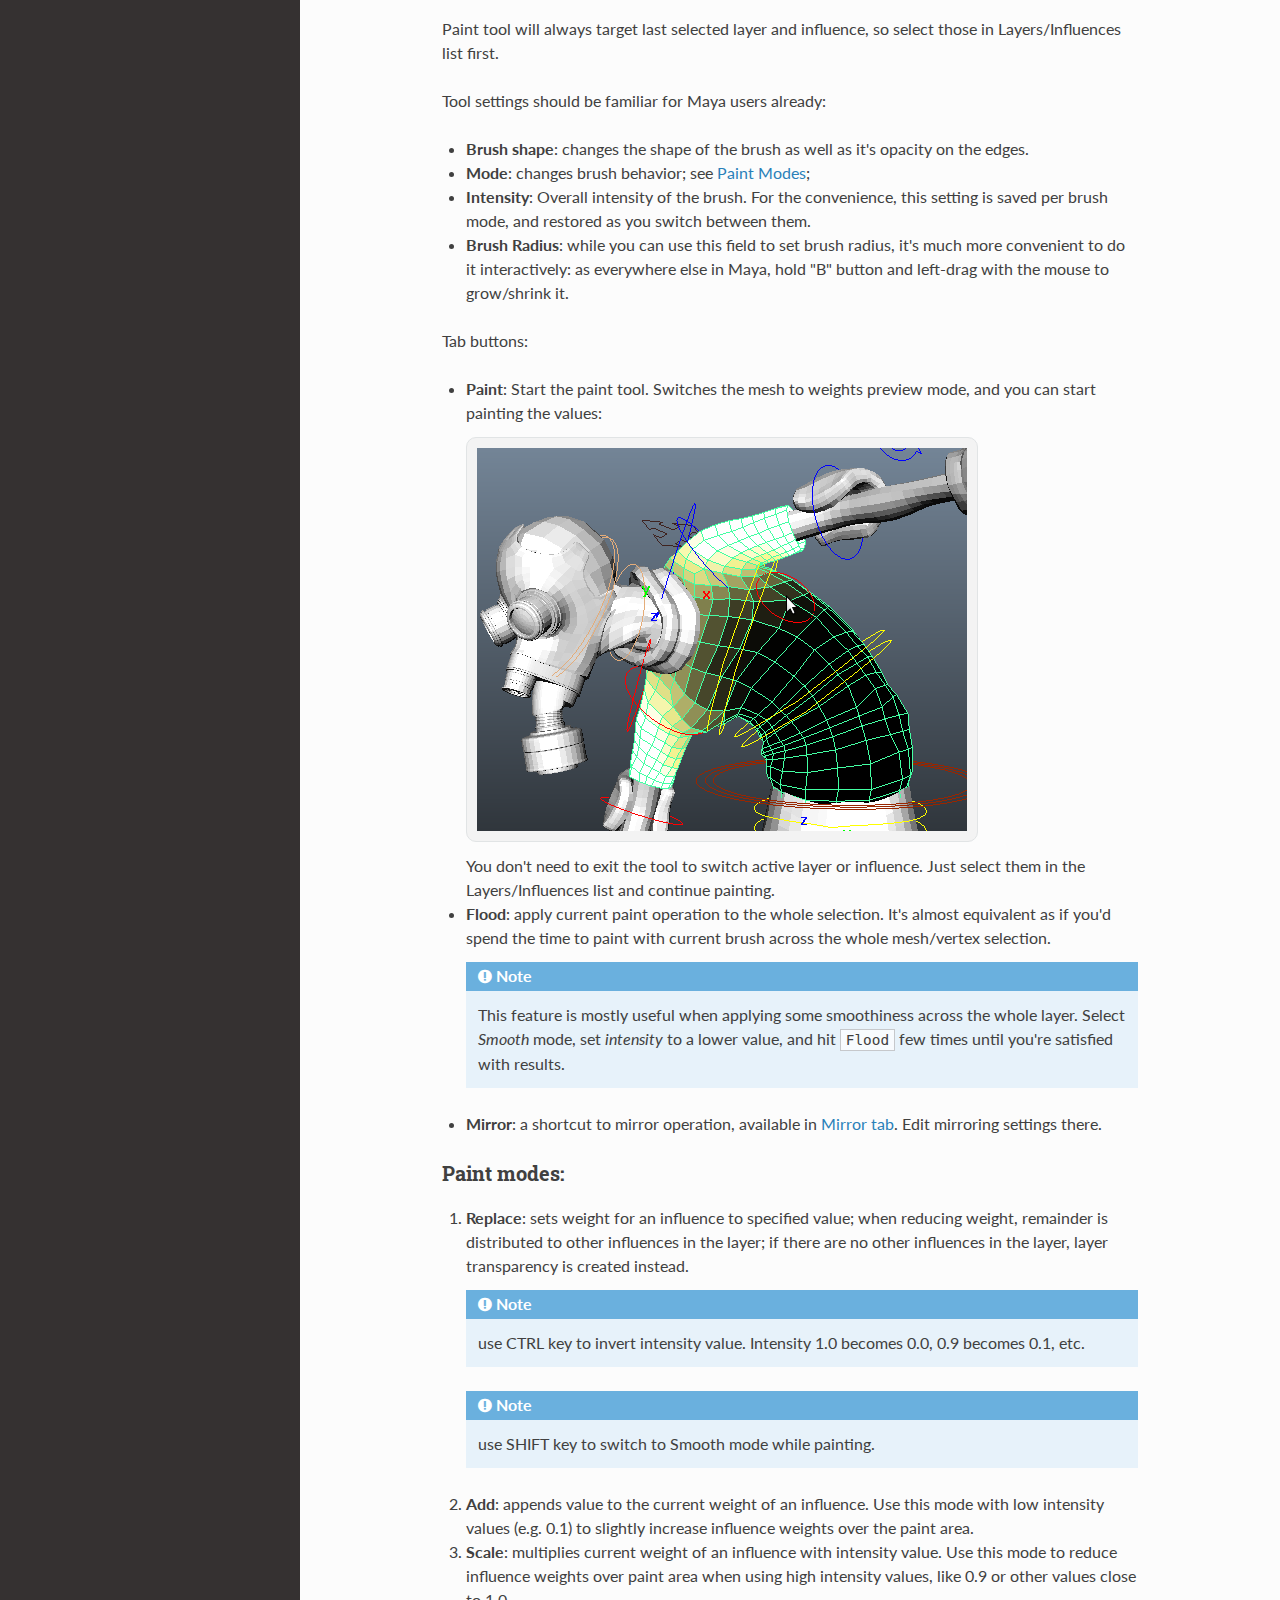
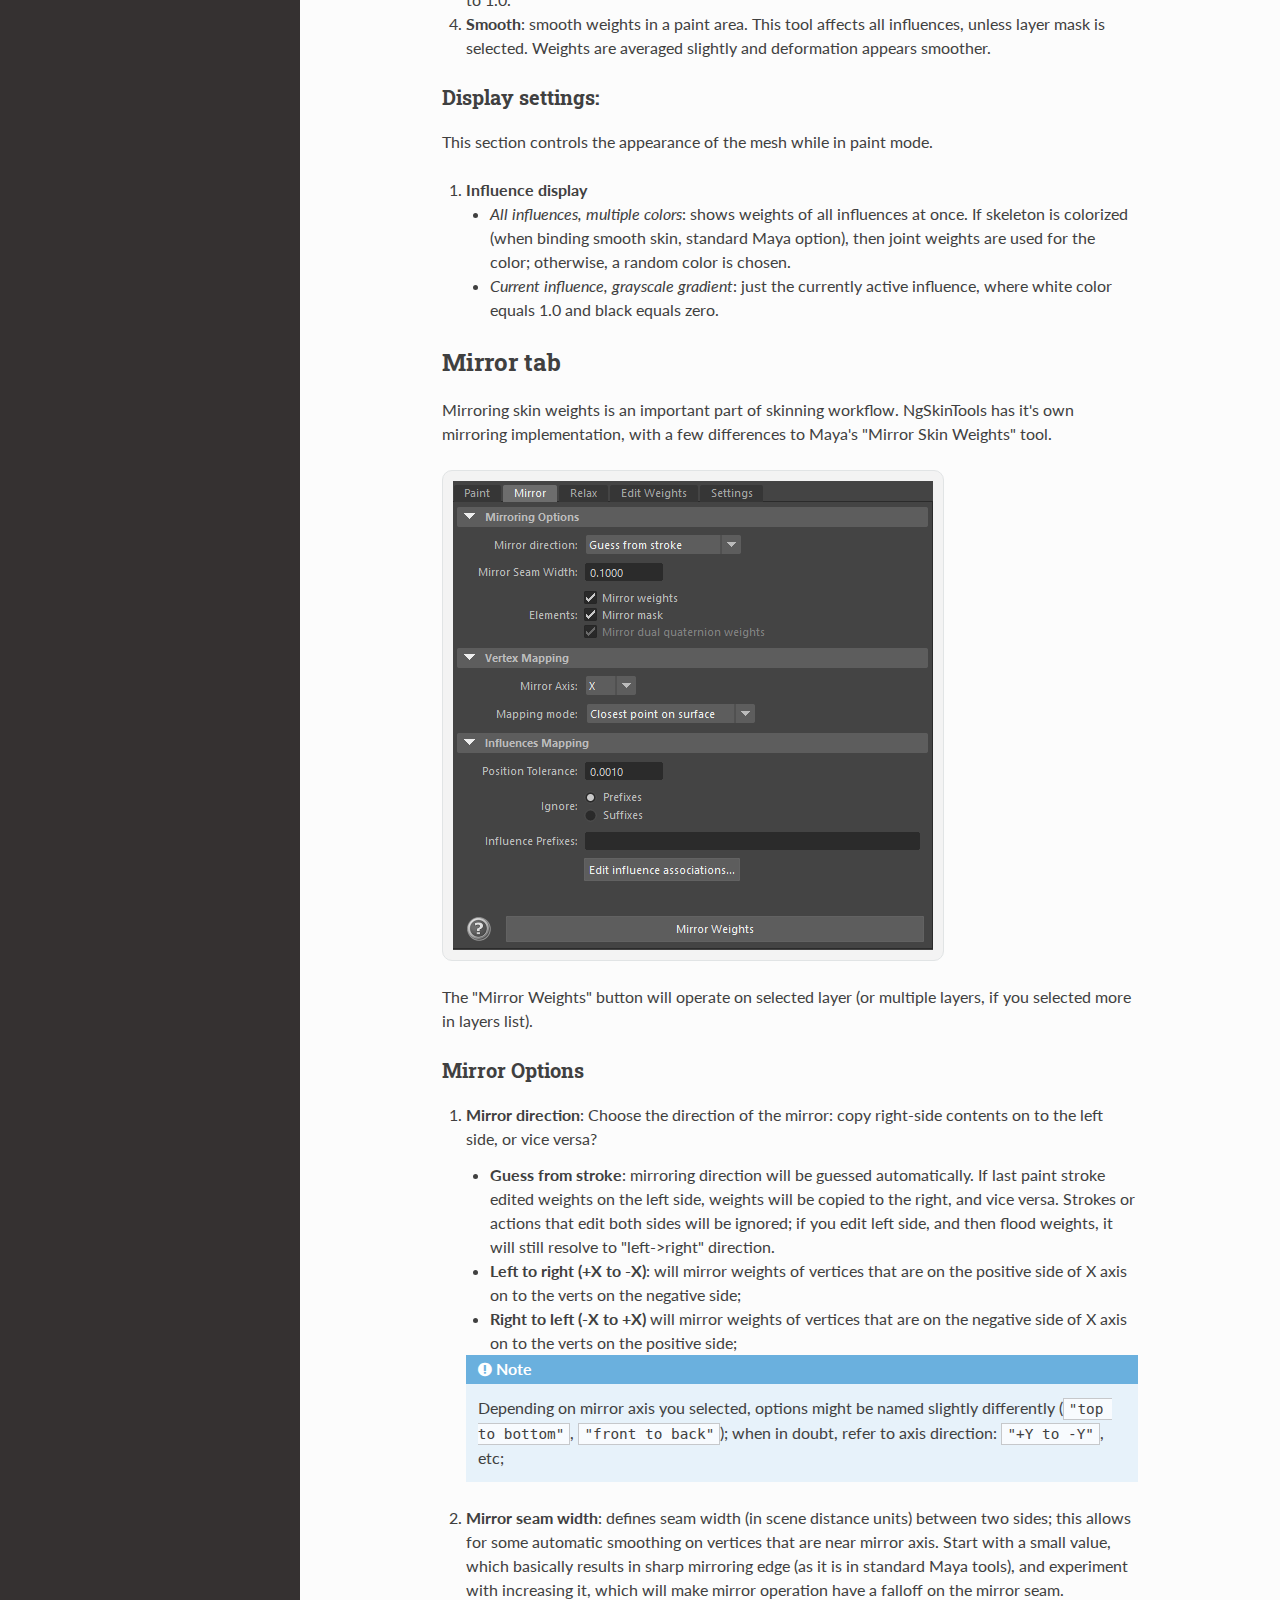
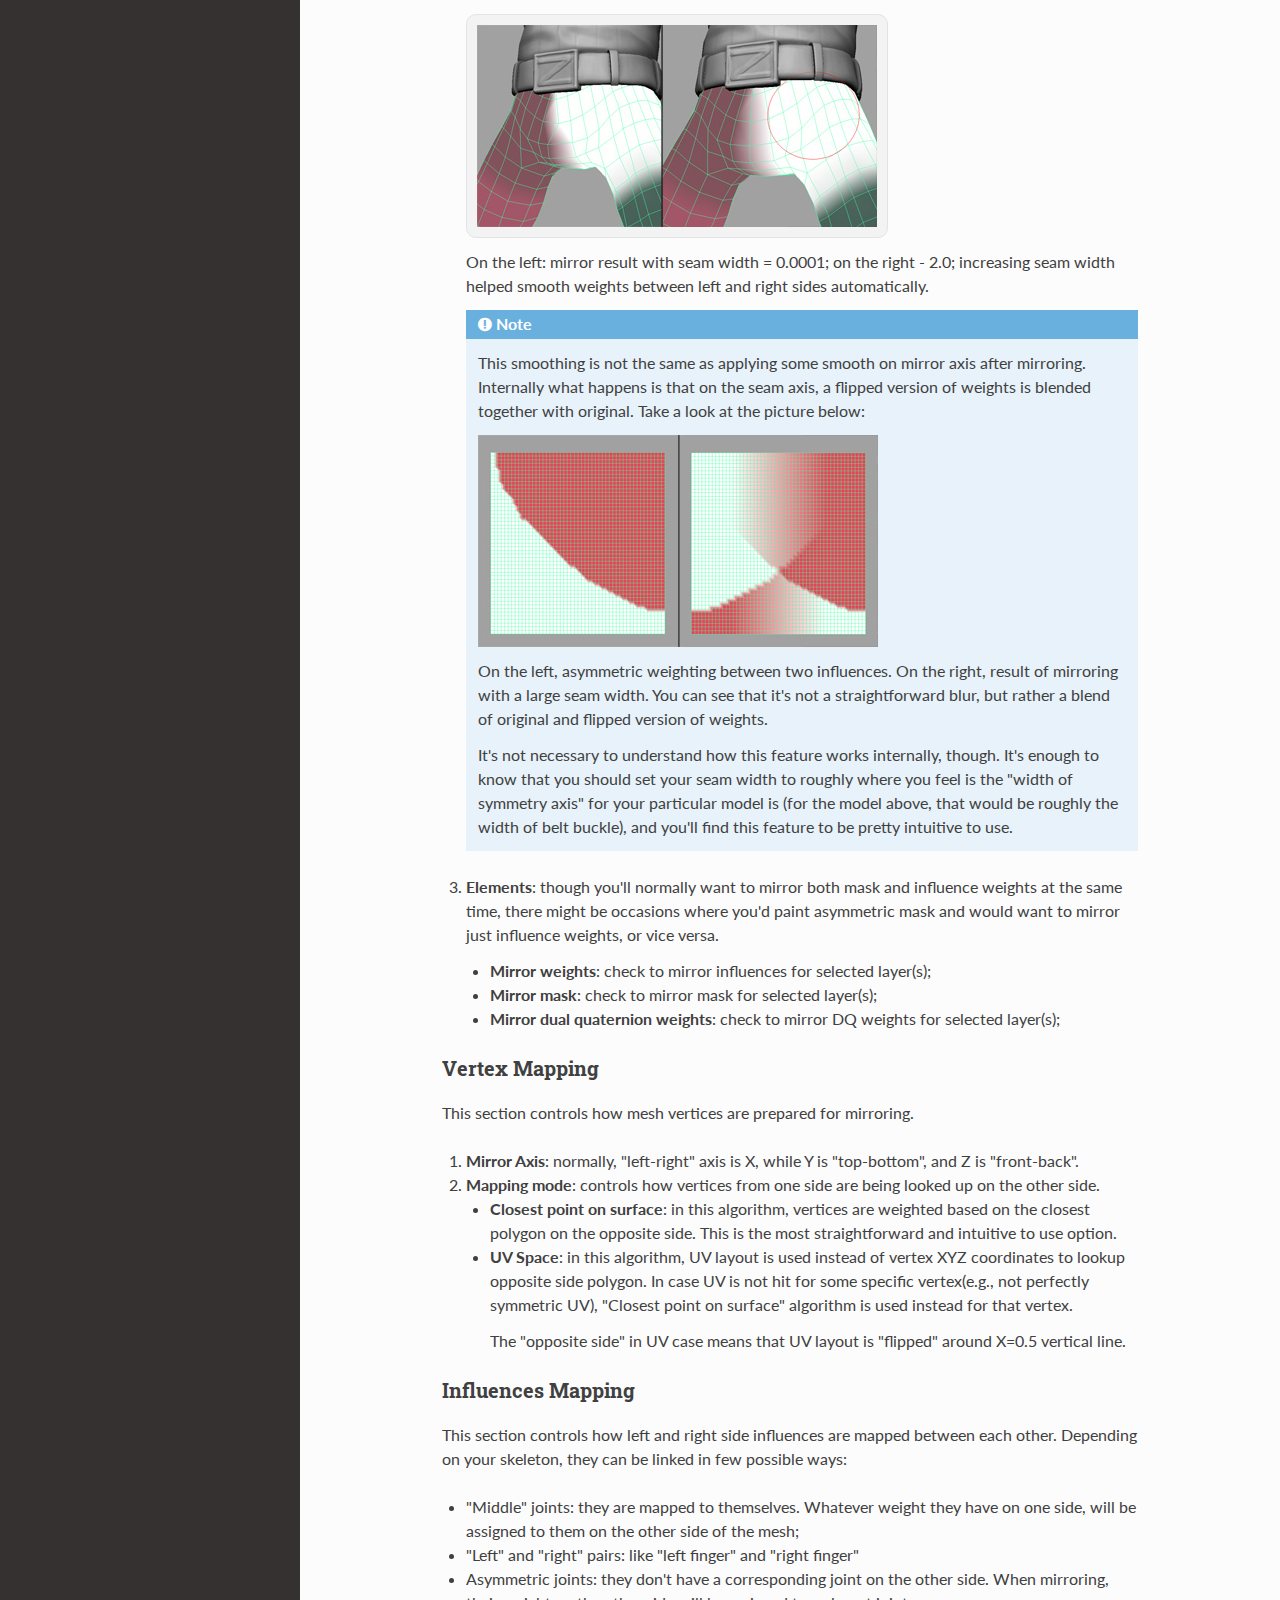
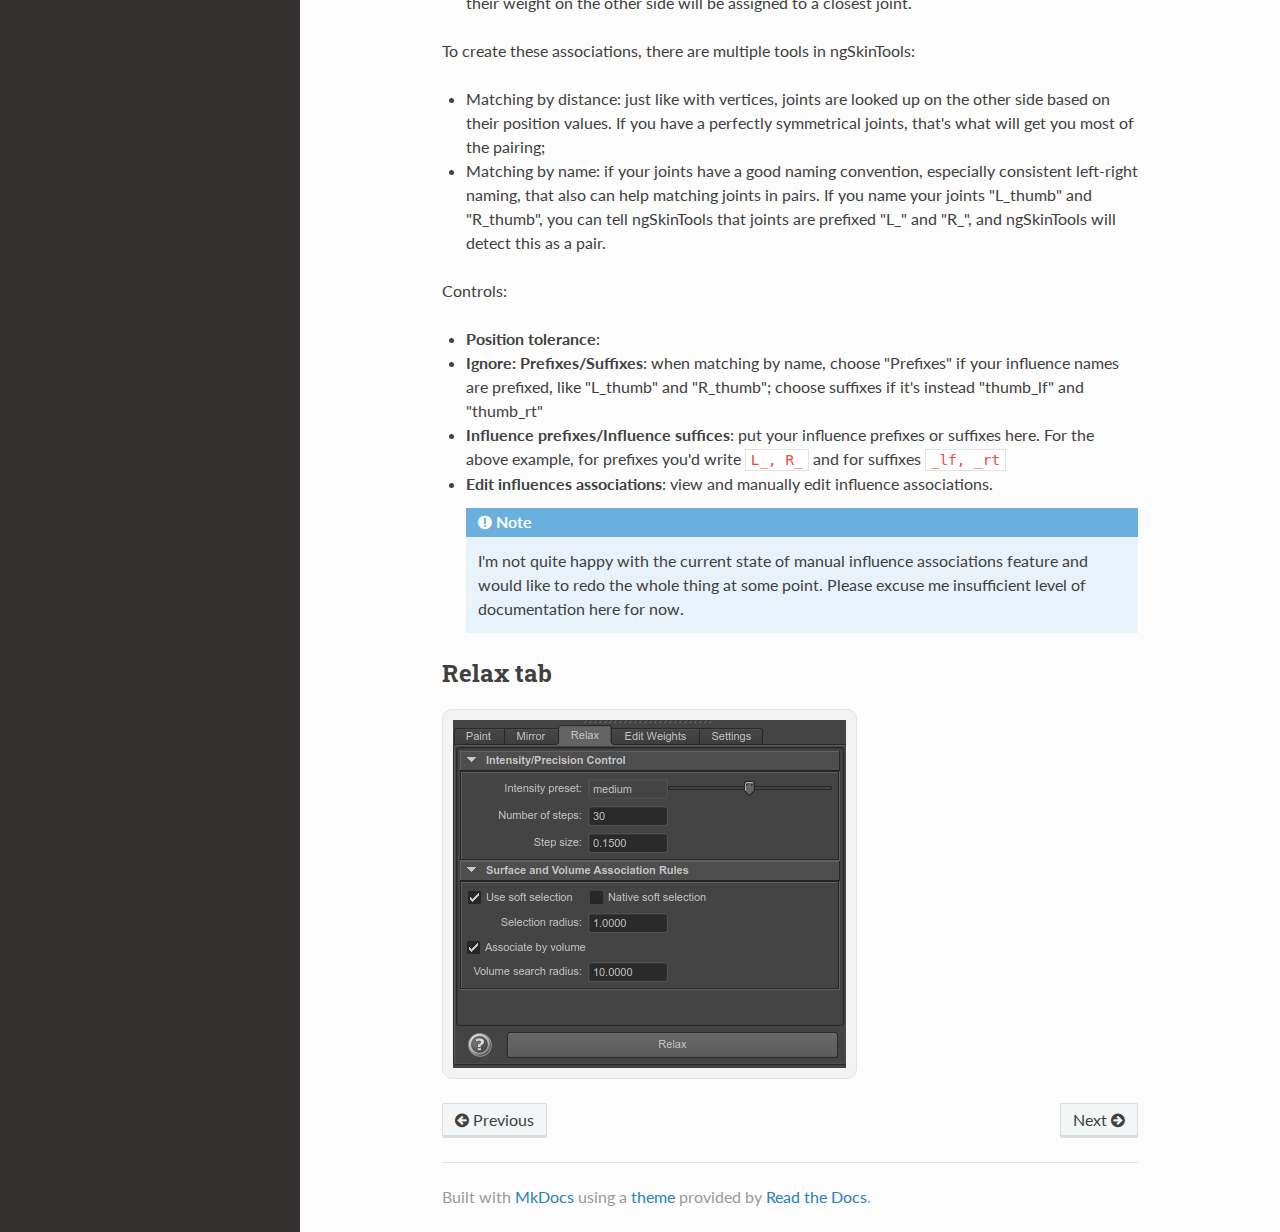
<file: scripts/ngskintools/Contents/docs/ui/index.html>
<!DOCTYPE html>
<!--[if IE 8]><html class="no-js lt-ie9" lang="en" > <![endif]-->
<!--[if gt IE 8]><!--> <html class="no-js" lang="en" > <!--<![endif]-->
<head>
  <meta charset="utf-8">
  <meta http-equiv="X-UA-Compatible" content="IE=edge">
  <meta name="viewport" content="width=device-width, initial-scale=1.0">
  
  
  <link rel="shortcut icon" href="../img/favicon.ico">
  <title>User Interface - ngSkinTools user guide</title>
  <link href='https://fonts.googleapis.com/css?family=Lato:400,700|Roboto+Slab:400,700|Inconsolata:400,700' rel='stylesheet' type='text/css'>

  <link rel="stylesheet" href="../css/theme.css" type="text/css" />
  <link rel="stylesheet" href="../css/theme_extra.css" type="text/css" />
  <link rel="stylesheet" href="../css/highlight.css">
  <link href="../styles.css" rel="stylesheet">
  
  <script>
    // Current page data
    var mkdocs_page_name = "User Interface";
    var mkdocs_page_input_path = "ui.md";
    var mkdocs_page_url = "/ui/index.html";
  </script>
  
  <script src="../js/jquery-2.1.1.min.js"></script>
  <script src="../js/modernizr-2.8.3.min.js"></script>
  <script type="text/javascript" src="../js/highlight.pack.js"></script> 
  
</head>

<body class="wy-body-for-nav" role="document">

  <div class="wy-grid-for-nav">

    
    <nav data-toggle="wy-nav-shift" class="wy-nav-side stickynav">
      <div class="wy-side-nav-search">
        <a href="../index.html" class="icon icon-home"> ngSkinTools user guide</a>
        <div role="search">
  <form id ="rtd-search-form" class="wy-form" action="../search.html" method="get">
    <input type="text" name="q" placeholder="Search docs" />
  </form>
</div>
      </div>

      <div class="wy-menu wy-menu-vertical" data-spy="affix" role="navigation" aria-label="main navigation">
	<ul class="current">
	  
          
            <li class="toctree-l1">
		
    <a class="" href="../index.html">Welcome</a>
	    </li>
          
            <li class="toctree-l1">
		
    <a class="" href="../quickstart/index.html">Quick Start</a>
	    </li>
          
            <li class="toctree-l1">
		
    <a class="" href="../videos/index.html">Videos</a>
	    </li>
          
            <li class="toctree-l1">
		
    <a class="" href="../layers/index.html">Layers</a>
	    </li>
          
            <li class="toctree-l1">
		
    <a class="" href="../mirroring/index.html">Mirroring</a>
	    </li>
          
            <li class="toctree-l1 current">
		
    <a class="current" href="index.html">User Interface</a>
    <ul class="subnav">
            
    <li class="toctree-l2"><a href="#user-interface">User Interface</a></li>
    
        <ul>
        
            <li><a class="toctree-l3" href="#overview">Overview</a></li>
        
            <li><a class="toctree-l3" href="#layers-list">Layers list</a></li>
        
            <li><a class="toctree-l3" href="#influences-list">Influences list</a></li>
        
            <li><a class="toctree-l3" href="#influences-filter">Influences filter</a></li>
        
            <li><a class="toctree-l3" href="#paint-tab">Paint tab</a></li>
        
            <li><a class="toctree-l3" href="#mirror-tab">Mirror tab</a></li>
        
            <li><a class="toctree-l3" href="#relax-tab">Relax tab</a></li>
        
        </ul>
    

    </ul>
	    </li>
          
            <li class="toctree-l1">
		
    <a class="" href="../faq/index.html">FAQ</a>
	    </li>
          
            <li class="toctree-l1">
		
    <a class="" href="../api/index.html">API</a>
	    </li>
          
        </ul>
      </div>
      &nbsp;
    </nav>

    <section data-toggle="wy-nav-shift" class="wy-nav-content-wrap">

      
      <nav class="wy-nav-top" role="navigation" aria-label="top navigation">
        <i data-toggle="wy-nav-top" class="fa fa-bars"></i>
        <a href="../index.html">ngSkinTools user guide</a>
      </nav>

      
      <div class="wy-nav-content">
        <div class="rst-content">
          <div role="navigation" aria-label="breadcrumbs navigation">
  <ul class="wy-breadcrumbs">
    <li><a href="../index.html">Docs</a> &raquo;</li>
    
      
    
    <li>User Interface</li>
    <li class="wy-breadcrumbs-aside">
      
    </li>
  </ul>
  <hr/>
</div>
          <div role="main">
            <div class="section">
              
                <h1 id="user-interface">User Interface<a class="headerlink" href="#user-interface" title="Permanent link">&para;</a></h1>
<h2 id="overview">Overview<a class="headerlink" href="#overview" title="Permanent link">&para;</a></h2>
<p>This is how the main window of ngSkinTools is laid out:</p>
<p><img alt="" class="ui-screenshot" src="../_img/ui/overview.png" /></p>
<ol>
<li><strong>Layers list</strong>: this is where you select active layer, and can also add/remove/arrange them;</li>
<li><strong>Influences list</strong>: select target influence to paint weights for, or a group of influences for some other operation;</li>
<li><strong>Influences filter</strong>: options for filtering influences list;</li>
<li><strong>Tools tabs</strong>: various tools for skin weights editing.</li>
</ol>
<h2 id="layers-list">Layers list<a class="headerlink" href="#layers-list" title="Permanent link">&para;</a></h2>
<p>The selected layer in this list is the <em>active layer</em>. When you paint, mirror, or perform any other weight setting operation, it targets currently selected layer. Some operations (like mirror) support multiple selected layers; use shift-select or ctrl-select to select multiple items in the list.</p>
<p>Layers can be added, edited and removed here using the context menu.</p>
<p><img alt="" class="ui-screenshot" src="../_img/ui/layers-menu.png" /></p>
<ul>
<li>
<p><strong>New Layer...</strong> - opens up a dialog for a new layer to be created. Enter the name </p>
<p><img alt="" class="ui-screenshot" src="../_img/ui/layer-properties.png" /></p>
</li>
<li>
<p><strong>Duplicate Selected Layer(s)</strong> - makes a copy of selected layer; command supports multiple selected layers;</p>
</li>
<li><strong>Delete Selected Layer(s)</strong> - selected layer is removed from layers list; command supports multiple selected layers;</li>
<li><strong>Merge Layer Down</strong> - selected layer gets merged with the layer underneath it.</li>
<li><strong>Move Current Layer Up</strong>, <strong>Move Current Layer Down</strong>: change the order of layer list. Layer order is important because upper layers override contents of lower layers;</li>
<li><strong>Toggle Layer On/Off</strong> - enable/disable layer. Weights that were painted in disabled layers do not get added to the skin cluster.</li>
<li>
<p><strong>Properties...</strong> - adjust properties of the selected layer.</p>
<p><img alt="" class="ui-screenshot" src="../_img/ui/layer-properties2.png" /></p>
<p>Layer opacity is one of the ways to control <a href="../layers/index.html#layer-transparency">transparency</a> in a layer; value <code>1.0</code> means that layer is 100% enabled, while <code>0.0</code> effectively turns layer off (0%)</p>
</li>
</ul>
<h2 id="influences-list">Influences list<a class="headerlink" href="#influences-list" title="Permanent link">&para;</a></h2>
<p>This list shows skin influences (joints) of currently selected mesh. Selected item in the list is an <em>active influence</em>, being a target for operations like paint, copy/paste, etc. Some operations support multiple selected influences, in that case, use ctrl-select (or shift-select) to select multiple items.</p>
<p>The list also contains a special item to select <a href="../layers/index.html#layer-transparency">layer mask</a>, and, if skinCluster "Skinning Method" is set to "Weight Blended", there's also an item to edit dual quaternion blend weights:</p>
<p><img alt="" class="ui-screenshot" src="../_img/ui/influences-dq.png" /></p>
<p>To make finding influences easier, use <a href="#influences-filter">Influence Filter</a> to list only those you currently need.</p>
<p>Use context menu for more operations: </p>
<p><img alt="" class="ui-screenshot" src="../_img/ui/influences-menu.png" /></p>
<ul>
<li><strong>Copy Influence Weights</strong>: for currently selected influence, copies values across all vertices into memory to be later used for <code>Paste Weights</code> operation.</li>
<li><strong>Cut Influence Weights</strong>: same as "Copy", but sets influences to 0.0 after;</li>
<li><strong>Paste Weights (Add)</strong>: using weights previously stored in memory via <code>Cut/Copy Influence Weights</code> operation, merge them into the current influence;</li>
<li><strong>Paste Weights (Replace)</strong>: active influence values are replaced with weights previously stored in memory via <code>Cut/Copy Influence Weights</code>, discarding previous weights on the influence;</li>
<li><strong>List All Influences</strong>: when this option is selected, Influences List shows all influences (unless further filtered by <a href="#influences-filter">Influences Filter</a>);</li>
<li><strong>List Only Active Influences</strong>: when this option is selected, only those influences will be shown that have weights painted on currently active layer. This is a convenient option when you've got your layers painted and now jumping between them tweaking weights here and there - as you switch from layer to layer, you only see influences relevant to this selected layer. Obviously, if you want to add an influence to the layer, you'll have to switch back to <code>List All Influences</code>;</li>
<li><strong>Convert Mask to Transparency</strong>: multiplies layer weights with mask value, and discards the mask; as a result, layer will behave the same (final transparency untouched), but it will no longer be provided by mask;</li>
<li><strong>Convert Transparency to Mask</strong>: converts all layer transparency to mask value, and upscales weights on all vertices to a sum of 1.0; this mode is useful when you started painting your layer without mask, but now want to convert to mask workflow; </li>
<li><strong>Show/Hide Influence Filter</strong>: toggles visibility of <a href="#influences-filter">Influences Filter</a>.</li>
</ul>
<h2 id="influences-filter">Influences filter<a class="headerlink" href="#influences-filter" title="Permanent link">&para;</a></h2>
<p><img alt="" class="ui-screenshot" src="../_img/ui/influences-filter.png" /></p>
<p>To narrow down the number of influences shown, enter a hint in <strong>Influence Filter:</strong> search box. You don't need to specify influence name precisely - try entering a fragment of what you're searching for, then refine the query when you get the results. Only influences matching the filter will be shown.</p>
<p>Some filter examples:</p>
<ul>
<li><code>L_</code> will match influences "L_shoulder_joint, L_arm, jnt_l_finger1" - basically anything that contains string <code>L_</code> in it's name. It's also case-insensitive;</li>
<li><code>L_ R_</code> will match "L_arm, R_arm" influences; when search terms are separated by space, this basically means <em>"show anything that matches <code>L_</code>, as well as anything that matches <code>R_</code>"</em>;</li>
<li><code>L_*arm</code> will match "L_upper_arm", "L_lower_arm_twist"; use placeholder <code>*</code> when you want to specify that influence name needs to match two fragments, with "anything in between" as <code>*</code>;</li>
<li>Combine queries as you see fit, like <code>L_*arm*twist R_*arm*twist shoulder</code> to limit the list to just arm and shoulders (query will probably differ based on your naming scheme).</li>
</ul>
<p><em>Show all influences / Only influences with non-zero weights</em> correspond to <em>all / active influences</em> in Influences list context menu, so it's just an alternate UI for the same feature.</p>
<h2 id="paint-tab">Paint tab<a class="headerlink" href="#paint-tab" title="Permanent link">&para;</a></h2>
<p>Paint tab provides configuration to paint weights tool. It does not start internal Maya's default <code>Paint Skin Weights Tool</code>, as ngSkinTools has it's own implementation.</p>
<p>The UI will be disabled while the tool is not active; start the paint tool by clicking <em>Paint</em> button at the lower right corner (<em>Paint</em> button is replaced by <em>Flood</em> while paint tool is active);</p>
<p><img alt="" class="ui-screenshot" src="../_img/ui/tab-paint.png" /></p>
<p>Paint tool will always target last selected layer and influence, so select those in Layers/Influences list first.</p>
<p>Tool settings should be familiar for Maya users already:</p>
<ul>
<li><strong>Brush shape</strong>: changes the shape of the brush as well as it's opacity on the edges. </li>
<li><strong>Mode</strong>: changes brush behavior; see <a href="#paint-modes">Paint Modes</a>;</li>
<li><strong>Intensity</strong>: Overall intensity of the brush. For the convenience, this setting is saved per brush mode, and restored as you switch between them.</li>
<li><strong>Brush Radius</strong>: while you can use this field to set brush radius, it's much more convenient to do it interactively: as everywhere else in Maya, hold "B" button and left-drag with the mouse to grow/shrink it.</li>
</ul>
<p>Tab buttons:</p>
<ul>
<li>
<p><strong>Paint</strong>: Start the paint tool. Switches the mesh to weights preview mode, and you can start painting the values:</p>
<p><img alt="" class="ui-screenshot" src="../_img/ui/paint-mode.png" /></p>
<p>You don't need to exit the tool to switch active layer or influence. Just select them in the Layers/Influences list and continue painting. </p>
</li>
<li>
<p><strong>Flood</strong>: apply current paint operation to the whole selection. It's almost equivalent as if you'd spend the time to paint with current brush across the whole mesh/vertex selection.</p>
<div class="admonition note">
<p class="admonition-title">Note</p>
<p>This feature is mostly useful when applying some smoothiness across the whole layer. Select <em>Smooth</em> mode, set <em>intensity</em> to a lower value, and hit <code>Flood</code> few times until you're satisfied with results. </p>
</div>
</li>
<li>
<p><strong>Mirror</strong>: a shortcut to mirror operation, available in <a href="#mirror-tab">Mirror tab</a>. Edit mirroring settings there.        </p>
</li>
</ul>
<h3 id="paint-modes">Paint modes:<a class="headerlink" href="#paint-modes" title="Permanent link">&para;</a></h3>
<ol>
<li>
<p><strong>Replace</strong>: sets weight for an influence to specified value; when reducing weight, remainder is distributed to other influences in the layer; if there are no other influences in the layer, layer transparency is created instead.</p>
<div class="admonition note">
<p class="admonition-title">Note</p>
<p>use CTRL key to invert intensity value. Intensity 1.0 becomes 0.0, 0.9 becomes 0.1, etc. </p>
</div>
<div class="admonition note">
<p class="admonition-title">Note</p>
<p>use SHIFT key to switch to Smooth mode while painting.</p>
</div>
</li>
<li>
<p><strong>Add</strong>: appends value to the current weight of an influence. Use this mode with low intensity values (e.g. 0.1) to slightly increase influence weights over the paint area.</p>
</li>
<li>
<p><strong>Scale</strong>: multiplies current weight of an influence with intensity value. Use this mode to reduce influence weights over paint area when using high intensity values, like 0.9 or other values close to 1.0.</p>
</li>
<li>
<p><strong>Smooth</strong>: smooth weights in a paint area. This tool affects all influences, unless layer mask is selected. Weights are averaged slightly and deformation appears smoother.</p>
</li>
</ol>
<h3 id="display-settings">Display settings:<a class="headerlink" href="#display-settings" title="Permanent link">&para;</a></h3>
<p>This section controls the appearance of the mesh while in paint mode.</p>
<ol>
<li><strong>Influence display</strong><ul>
<li><em>All influences, multiple colors</em>: shows weights of all influences at once. If skeleton is colorized (when binding smooth skin, standard Maya option), then joint weights are used for the color; otherwise, a random color is chosen.</li>
<li><em>Current influence, grayscale gradient</em>: just the currently active influence, where white color equals 1.0 and black equals zero.</li>
</ul>
</li>
</ol>
<h2 id="mirror-tab">Mirror tab<a class="headerlink" href="#mirror-tab" title="Permanent link">&para;</a></h2>
<p>Mirroring skin weights is an important part of skinning workflow. NgSkinTools has it's own mirroring implementation, with a few differences to Maya's "Mirror Skin Weights" tool.</p>
<p><img alt="" class="ui-screenshot" src="../_img/ui/tab-mirror.png" /></p>
<p>The "Mirror Weights" button will operate on selected layer (or multiple layers, if you selected more in layers list).</p>
<h3 id="mirror-options">Mirror Options<a class="headerlink" href="#mirror-options" title="Permanent link">&para;</a></h3>
<ol>
<li>
<p><strong>Mirror direction</strong>: Choose the direction of the mirror: copy right-side contents on to the left side, or vice versa?</p>
<ul>
<li>
<p><strong>Guess from stroke</strong>:
   mirroring direction will be guessed automatically. If last paint stroke edited weights on the left side, weights will be copied to the right, and vice versa. Strokes or actions that edit both sides will be ignored; if you edit left side, and then flood weights, it will still resolve to "left-&gt;right" direction.</p>
</li>
<li>
<p><strong>Left to right (+X to -X)</strong>: will mirror weights of vertices that are on the positive side of X axis on to the verts on the negative side;</p>
</li>
<li><strong>Right to left (-X to +X)</strong>  will mirror weights of vertices that are on the negative side of X axis on to the verts on the positive side;</li>
</ul>
<div class="admonition note">
<p class="admonition-title">Note</p>
<p>Depending on mirror axis you selected, options might be named slightly differently (<code>"top to bottom"</code>, <code>"front to back"</code>); when in doubt, refer to axis direction: <code>"+Y to -Y"</code>, etc;</p>
</div>
</li>
<li>
<p><strong>Mirror seam width</strong>: defines seam width (in scene distance units) between two sides; this allows for some automatic smoothing on vertices that are near mirror axis. Start with a small value, which basically results in sharp mirroring edge (as it is in standard Maya tools), and experiment with increasing it, which will make mirror operation have a falloff on the mirror seam.</p>
<p><img alt="" class="ui-screenshot" src="../_img/mirroring/mirror-seam-width.jpg" /></p>
<p>On the left: mirror result with seam width = 0.0001; on the right - 2.0; increasing seam width helped smooth weights between left and right sides automatically.</p>
<div class="admonition note">
<p class="admonition-title">Note</p>
<p>This smoothing is not the same as applying some smooth on mirror axis after mirroring. Internally what happens is that on the seam axis, a flipped version of weights is blended together with original. Take a look at the picture below:</p>
<p><img alt="" src="../_img/mirroring/mirror-seam-explained.jpg" /></p>
<p>On the left, asymmetric weighting between two influences. On the right, result of mirroring with a large seam width. You can see that it's not a straightforward blur, but rather a blend of original and flipped version of weights.</p>
<p>It's not necessary to understand how this feature works internally, though. It's enough to know that you should set your seam width to roughly where you feel is the "width of symmetry axis" for your particular model is (for the model above, that would be roughly the width of belt buckle), and you'll find this feature to be pretty intuitive to use.</p>
</div>
</li>
<li>
<p><strong>Elements</strong>: though you'll normally want to mirror both mask and influence weights at the same time, there might be occasions where you'd paint asymmetric mask and would want to mirror just influence weights, or vice versa.</p>
<ul>
<li><strong>Mirror weights</strong>: check to mirror influences for selected layer(s);</li>
<li><strong>Mirror mask</strong>: check to mirror mask for selected layer(s);</li>
<li><strong>Mirror dual quaternion weights</strong>: check to mirror DQ weights for selected layer(s);</li>
</ul>
</li>
</ol>
<h3 id="vertex-mapping">Vertex Mapping<a class="headerlink" href="#vertex-mapping" title="Permanent link">&para;</a></h3>
<p>This section controls how mesh vertices are prepared for mirroring.</p>
<ol>
<li><strong>Mirror Axis</strong>: normally, "left-right" axis is X, while Y is "top-bottom", and Z is "front-back".</li>
<li><strong>Mapping mode</strong>: controls how vertices from one side are being looked up on the other side.<ul>
<li><strong>Closest point on surface</strong>: in this algorithm, vertices are weighted based on the closest polygon on the
   opposite side. This is the most straightforward and intuitive to use option.</li>
<li>
<p><strong>UV Space</strong>: in this algorithm, UV layout is used instead of vertex XYZ coordinates to lookup opposite side
   polygon. In case UV is not hit for some specific vertex(e.g., not perfectly symmetric UV),
   "Closest point on surface" algorithm is used instead for that vertex.</p>
<p>The "opposite side" in UV case means that UV layout is "flipped" around X=0.5 vertical line.</p>
</li>
</ul>
</li>
</ol>
<h3 id="influences-mapping">Influences Mapping<a class="headerlink" href="#influences-mapping" title="Permanent link">&para;</a></h3>
<p>This section controls how left and right side influences are mapped between each other. Depending on your skeleton, they can be linked in few possible ways:</p>
<ul>
<li>"Middle" joints: they are mapped to themselves. Whatever weight they have on one side, will be assigned to them on the other side of the mesh;</li>
<li>"Left" and "right" pairs: like "left finger" and "right finger"</li>
<li>Asymmetric joints: they don't have a corresponding joint on the other side. When mirroring, their weight on the other side will be assigned to a closest joint.</li>
</ul>
<p>To create these associations, there are multiple tools in ngSkinTools:</p>
<ul>
<li>Matching by distance: just like with vertices, joints are looked up on the other side based on their position values. If you have a perfectly symmetrical joints, that's what will get you most of the pairing;</li>
<li>Matching by name: if your joints have a good naming convention, especially consistent left-right naming, that also can help matching joints in pairs. If you name your joints "L_thumb" and "R_thumb", you can tell ngSkinTools that joints are prefixed "L_" and "R_",  and ngSkinTools will detect this as a pair. </li>
</ul>
<p>Controls:</p>
<ul>
<li><strong>Position tolerance</strong>:  </li>
<li><strong>Ignore: Prefixes/Suffixes</strong>: when matching by name, choose "Prefixes" if your influence names are prefixed, like "L_thumb" and "R_thumb"; choose suffixes if it's instead "thumb_lf" and "thumb_rt"</li>
<li><strong>Influence prefixes/Influence suffices</strong>: put your influence prefixes or suffixes here. For the above example, for prefixes you'd write <code>L_, R_</code> and for suffixes <code>_lf, _rt</code></li>
<li>
<p><strong>Edit influences associations</strong>: view and manually edit influence associations.</p>
<div class="admonition note">
<p class="admonition-title">Note</p>
<p>I'm not quite happy with the current state of manual influence associations feature and would like to redo the whole thing at some point. Please excuse me insufficient level of documentation here for now.</p>
</div>
</li>
</ul>
<h2 id="relax-tab">Relax tab<a class="headerlink" href="#relax-tab" title="Permanent link">&para;</a></h2>
<p><img alt="" class="ui-screenshot" src="../_img/ui/tab-relax.png" /></p>
              
            </div>
          </div>
          <footer>
  
    <div class="rst-footer-buttons" role="navigation" aria-label="footer navigation">
      
        <a href="../faq/index.html" class="btn btn-neutral float-right" title="FAQ">Next <span class="icon icon-circle-arrow-right"></span></a>
      
      
        <a href="../mirroring/index.html" class="btn btn-neutral" title="Mirroring"><span class="icon icon-circle-arrow-left"></span> Previous</a>
      
    </div>
  

  <hr/>

  <div role="contentinfo">
    <!-- Copyright etc -->
    
  </div>

  Built with <a href="http://www.mkdocs.org">MkDocs</a> using a <a href="https://github.com/snide/sphinx_rtd_theme">theme</a> provided by <a href="https://readthedocs.org">Read the Docs</a>.
</footer>
	  
        </div>
      </div>

    </section>
    
  </div>

  <div class="rst-versions" role="note" style="cursor: pointer">
    <span class="rst-current-version" data-toggle="rst-current-version">
      
      
        <span><a href="../mirroring/index.html" style="color: #fcfcfc;">&laquo; Previous</a></span>
      
      
        <span style="margin-left: 15px"><a href="../faq/index.html" style="color: #fcfcfc">Next &raquo;</a></span>
      
    </span>
</div>
    <script src="../js/theme.js"></script>

</body>
</html>
</file>
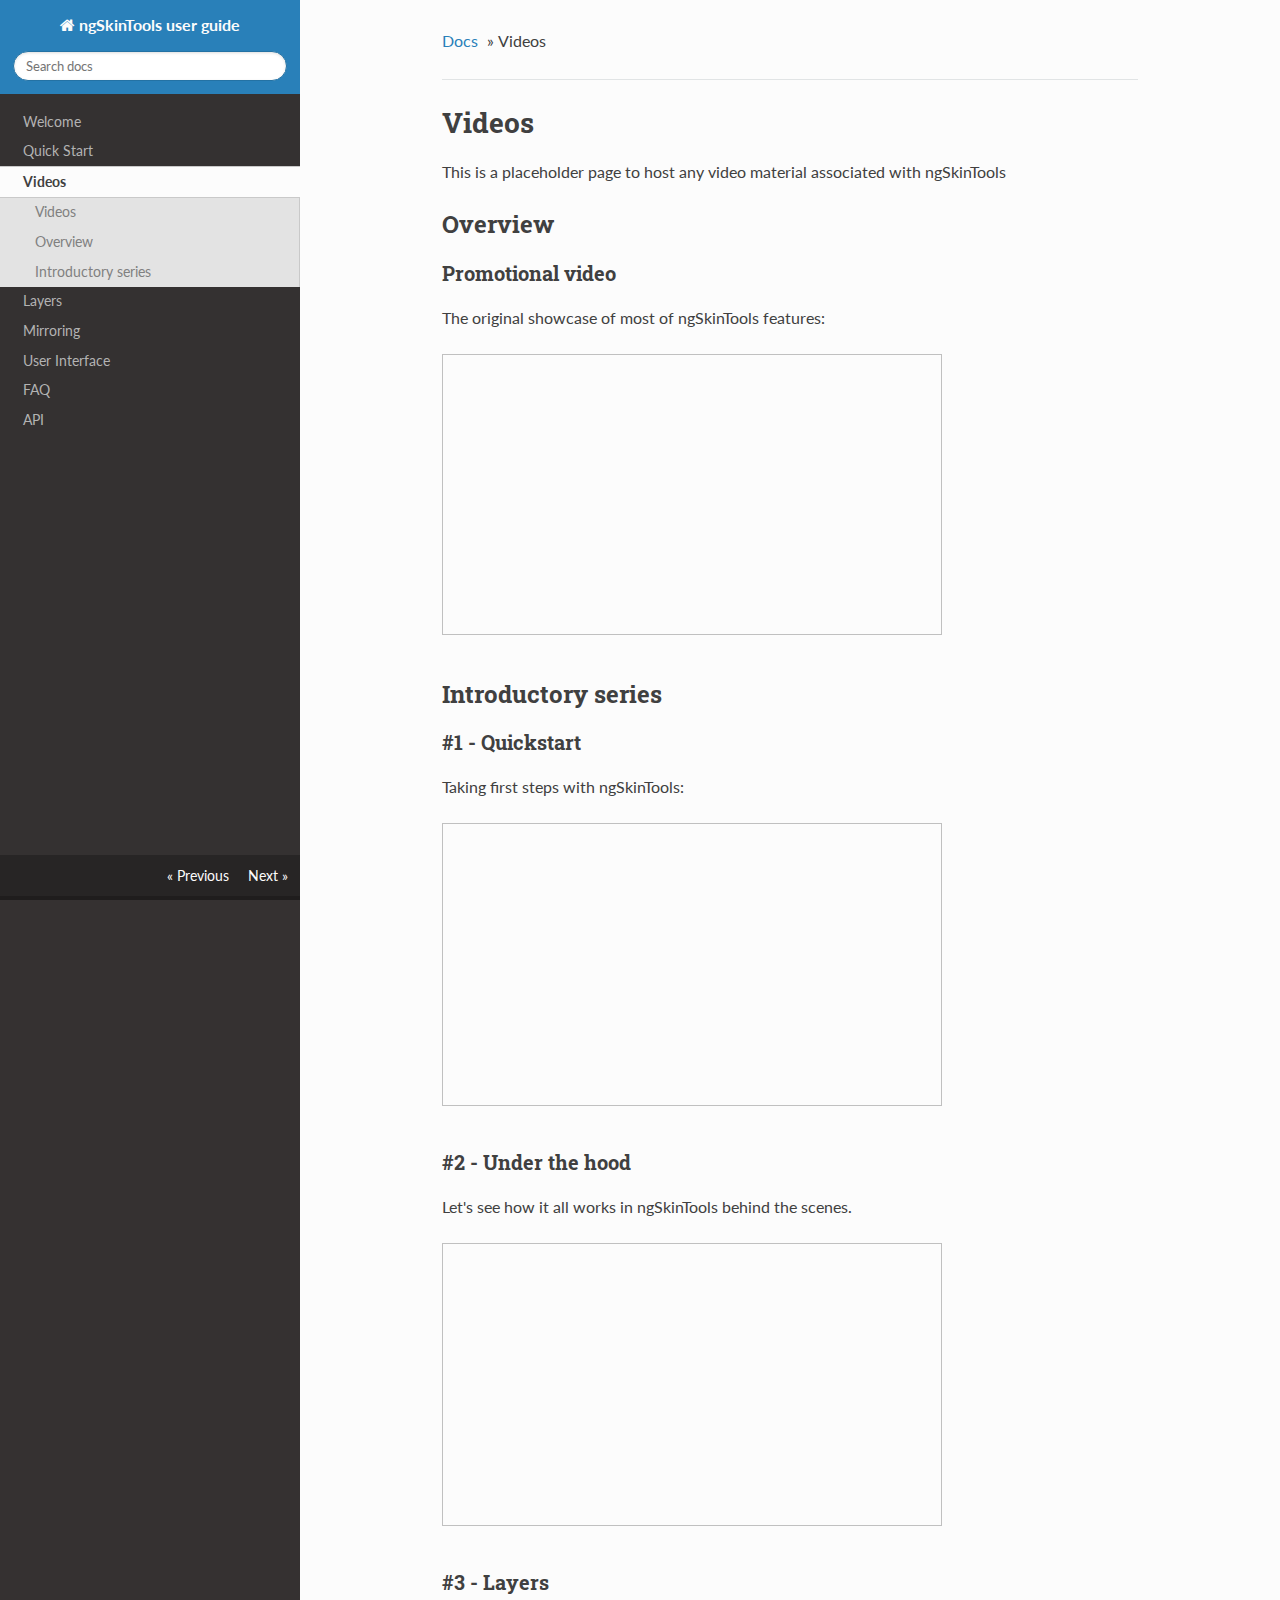
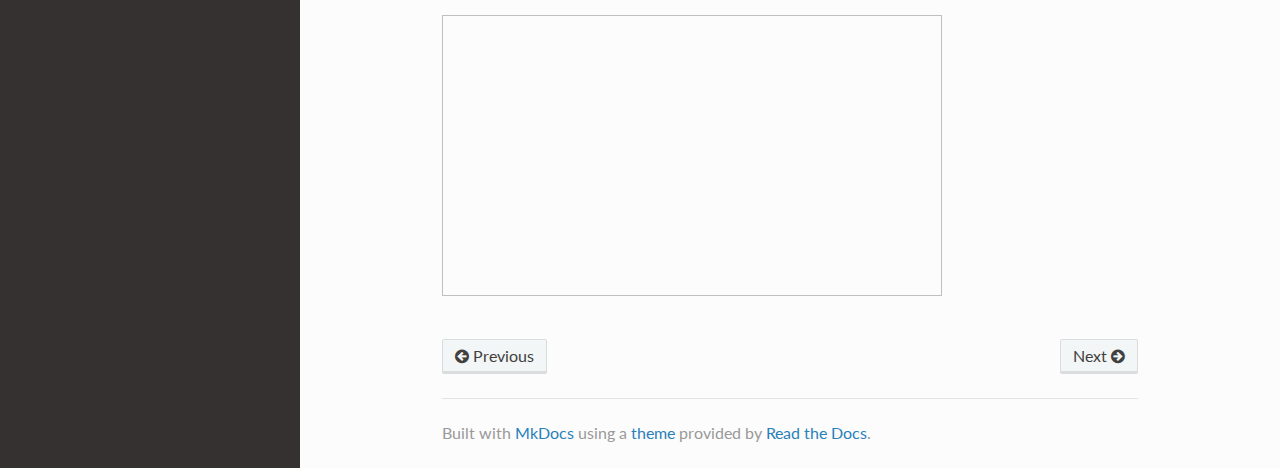
<file: scripts/ngskintools/Contents/docs/videos/index.html>
<!DOCTYPE html>
<!--[if IE 8]><html class="no-js lt-ie9" lang="en" > <![endif]-->
<!--[if gt IE 8]><!--> <html class="no-js" lang="en" > <!--<![endif]-->
<head>
  <meta charset="utf-8">
  <meta http-equiv="X-UA-Compatible" content="IE=edge">
  <meta name="viewport" content="width=device-width, initial-scale=1.0">
  
  
  <link rel="shortcut icon" href="../img/favicon.ico">
  <title>Videos - ngSkinTools user guide</title>
  <link href='https://fonts.googleapis.com/css?family=Lato:400,700|Roboto+Slab:400,700|Inconsolata:400,700' rel='stylesheet' type='text/css'>

  <link rel="stylesheet" href="../css/theme.css" type="text/css" />
  <link rel="stylesheet" href="../css/theme_extra.css" type="text/css" />
  <link rel="stylesheet" href="../css/highlight.css">
  <link href="../styles.css" rel="stylesheet">
  
  <script>
    // Current page data
    var mkdocs_page_name = "Videos";
    var mkdocs_page_input_path = "videos.md";
    var mkdocs_page_url = "/videos/index.html";
  </script>
  
  <script src="../js/jquery-2.1.1.min.js"></script>
  <script src="../js/modernizr-2.8.3.min.js"></script>
  <script type="text/javascript" src="../js/highlight.pack.js"></script> 
  
</head>

<body class="wy-body-for-nav" role="document">

  <div class="wy-grid-for-nav">

    
    <nav data-toggle="wy-nav-shift" class="wy-nav-side stickynav">
      <div class="wy-side-nav-search">
        <a href="../index.html" class="icon icon-home"> ngSkinTools user guide</a>
        <div role="search">
  <form id ="rtd-search-form" class="wy-form" action="../search.html" method="get">
    <input type="text" name="q" placeholder="Search docs" />
  </form>
</div>
      </div>

      <div class="wy-menu wy-menu-vertical" data-spy="affix" role="navigation" aria-label="main navigation">
	<ul class="current">
	  
          
            <li class="toctree-l1">
		
    <a class="" href="../index.html">Welcome</a>
	    </li>
          
            <li class="toctree-l1">
		
    <a class="" href="../quickstart/index.html">Quick Start</a>
	    </li>
          
            <li class="toctree-l1 current">
		
    <a class="current" href="index.html">Videos</a>
    <ul class="subnav">
            
    <li class="toctree-l2"><a href="#videos">Videos</a></li>
    
        <ul>
        
            <li><a class="toctree-l3" href="#overview">Overview</a></li>
        
            <li><a class="toctree-l3" href="#introductory-series">Introductory series</a></li>
        
        </ul>
    

    </ul>
	    </li>
          
            <li class="toctree-l1">
		
    <a class="" href="../layers/index.html">Layers</a>
	    </li>
          
            <li class="toctree-l1">
		
    <a class="" href="../mirroring/index.html">Mirroring</a>
	    </li>
          
            <li class="toctree-l1">
		
    <a class="" href="../ui/index.html">User Interface</a>
	    </li>
          
            <li class="toctree-l1">
		
    <a class="" href="../faq/index.html">FAQ</a>
	    </li>
          
            <li class="toctree-l1">
		
    <a class="" href="../api/index.html">API</a>
	    </li>
          
        </ul>
      </div>
      &nbsp;
    </nav>

    <section data-toggle="wy-nav-shift" class="wy-nav-content-wrap">

      
      <nav class="wy-nav-top" role="navigation" aria-label="top navigation">
        <i data-toggle="wy-nav-top" class="fa fa-bars"></i>
        <a href="../index.html">ngSkinTools user guide</a>
      </nav>

      
      <div class="wy-nav-content">
        <div class="rst-content">
          <div role="navigation" aria-label="breadcrumbs navigation">
  <ul class="wy-breadcrumbs">
    <li><a href="../index.html">Docs</a> &raquo;</li>
    
      
    
    <li>Videos</li>
    <li class="wy-breadcrumbs-aside">
      
    </li>
  </ul>
  <hr/>
</div>
          <div role="main">
            <div class="section">
              
                <h1 id="videos">Videos<a class="headerlink" href="#videos" title="Permanent link">&para;</a></h1>
<p>This is a placeholder page to host any video material associated with ngSkinTools</p>
<h2 id="overview">Overview<a class="headerlink" href="#overview" title="Permanent link">&para;</a></h2>
<h3 id="promotional-video">Promotional video<a class="headerlink" href="#promotional-video" title="Permanent link">&para;</a></h3>
<p>The original showcase of most of ngSkinTools features:</p>
<iframe class="vimeo-iframe" src="https://player.vimeo.com/video/57454734?title=0&byline=0&portrait=0" width="500" height="281" frameborder="0" webkitallowfullscreen mozallowfullscreen allowfullscreen></iframe>

<h2 id="introductory-series">Introductory series<a class="headerlink" href="#introductory-series" title="Permanent link">&para;</a></h2>
<h3 id="1-quickstart">#1 - Quickstart<a class="headerlink" href="#1-quickstart" title="Permanent link">&para;</a></h3>
<p>Taking first steps with ngSkinTools:</p>
<iframe class="vimeo-iframe" src="https://player.vimeo.com/video/129215996?title=0&byline=0&portrait=0" width="500" height="283" frameborder="0" webkitallowfullscreen mozallowfullscreen allowfullscreen></iframe>

<h3 id="2-under-the-hood">#2 - Under the hood<a class="headerlink" href="#2-under-the-hood" title="Permanent link">&para;</a></h3>
<p>Let's see how it all works  in ngSkinTools behind the scenes.</p>
<iframe class="vimeo-iframe" src="https://player.vimeo.com/video/129759051?title=0&byline=0&portrait=0" width="500" height="283" frameborder="0" webkitallowfullscreen mozallowfullscreen allowfullscreen></iframe>

<h3 id="3-layers">#3 - Layers<a class="headerlink" href="#3-layers" title="Permanent link">&para;</a></h3>
<iframe class="vimeo-iframe" src="https://player.vimeo.com/video/130963695?title=0&byline=0&portrait=0" width="500" height="281" frameborder="0" webkitallowfullscreen mozallowfullscreen allowfullscreen></iframe>
              
            </div>
          </div>
          <footer>
  
    <div class="rst-footer-buttons" role="navigation" aria-label="footer navigation">
      
        <a href="../layers/index.html" class="btn btn-neutral float-right" title="Layers">Next <span class="icon icon-circle-arrow-right"></span></a>
      
      
        <a href="../quickstart/index.html" class="btn btn-neutral" title="Quick Start"><span class="icon icon-circle-arrow-left"></span> Previous</a>
      
    </div>
  

  <hr/>

  <div role="contentinfo">
    <!-- Copyright etc -->
    
  </div>

  Built with <a href="http://www.mkdocs.org">MkDocs</a> using a <a href="https://github.com/snide/sphinx_rtd_theme">theme</a> provided by <a href="https://readthedocs.org">Read the Docs</a>.
</footer>
	  
        </div>
      </div>

    </section>
    
  </div>

  <div class="rst-versions" role="note" style="cursor: pointer">
    <span class="rst-current-version" data-toggle="rst-current-version">
      
      
        <span><a href="../quickstart/index.html" style="color: #fcfcfc;">&laquo; Previous</a></span>
      
      
        <span style="margin-left: 15px"><a href="../layers/index.html" style="color: #fcfcfc">Next &raquo;</a></span>
      
    </span>
</div>
    <script src="../js/theme.js"></script>

</body>
</html>
</file>
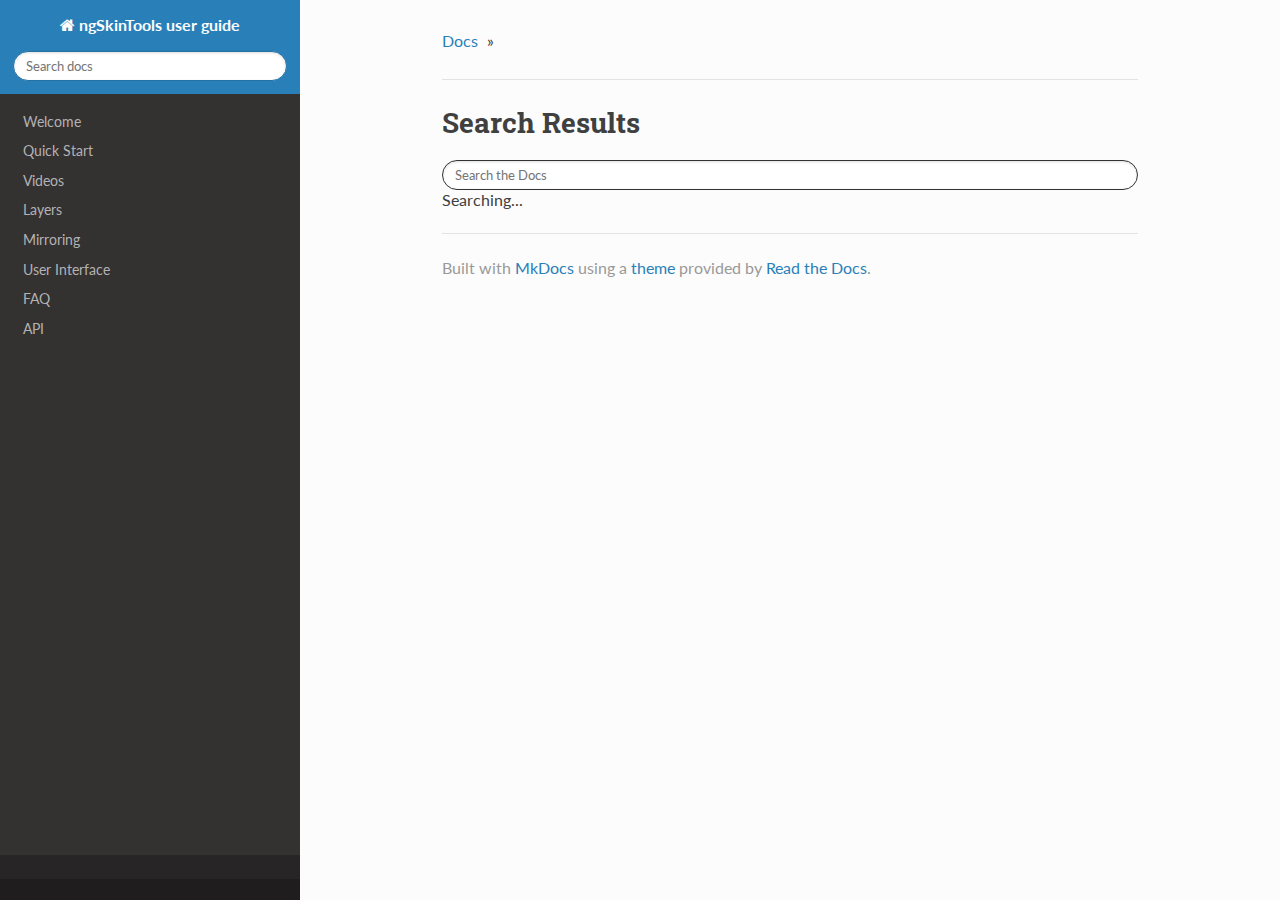
<file: scripts/ngskintools/Contents/docs/search.html>
<!DOCTYPE html>
<!--[if IE 8]><html class="no-js lt-ie9" lang="en" > <![endif]-->
<!--[if gt IE 8]><!--> <html class="no-js" lang="en" > <!--<![endif]-->
<head>
  <meta charset="utf-8">
  <meta http-equiv="X-UA-Compatible" content="IE=edge">
  <meta name="viewport" content="width=device-width, initial-scale=1.0">
  
  
  <link rel="shortcut icon" href="./img/favicon.ico">
  <title>ngSkinTools user guide</title>
  <link href='https://fonts.googleapis.com/css?family=Lato:400,700|Roboto+Slab:400,700|Inconsolata:400,700' rel='stylesheet' type='text/css'>

  <link rel="stylesheet" href="./css/theme.css" type="text/css" />
  <link rel="stylesheet" href="./css/theme_extra.css" type="text/css" />
  <link rel="stylesheet" href="./css/highlight.css">
  <link href="./styles.css" rel="stylesheet">
  
  <script src="./js/jquery-2.1.1.min.js"></script>
  <script src="./js/modernizr-2.8.3.min.js"></script>
  <script type="text/javascript" src="./js/highlight.pack.js"></script>
  <script>var base_url = '.';</script>
  <script data-main="./mkdocs/js/search.js" src="./mkdocs/js/require.js"></script>

  
</head>

<body class="wy-body-for-nav" role="document">

  <div class="wy-grid-for-nav">

    
    <nav data-toggle="wy-nav-shift" class="wy-nav-side stickynav">
      <div class="wy-side-nav-search">
        <a href="index.html" class="icon icon-home"> ngSkinTools user guide</a>
        <div role="search">
  <form id ="rtd-search-form" class="wy-form" action="./search.html" method="get">
    <input type="text" name="q" placeholder="Search docs" />
  </form>
</div>
      </div>

      <div class="wy-menu wy-menu-vertical" data-spy="affix" role="navigation" aria-label="main navigation">
	<ul class="current">
	  
          
            <li class="toctree-l1">
		
    <a class="" href="index.html">Welcome</a>
	    </li>
          
            <li class="toctree-l1">
		
    <a class="" href="quickstart/index.html">Quick Start</a>
	    </li>
          
            <li class="toctree-l1">
		
    <a class="" href="videos/index.html">Videos</a>
	    </li>
          
            <li class="toctree-l1">
		
    <a class="" href="layers/index.html">Layers</a>
	    </li>
          
            <li class="toctree-l1">
		
    <a class="" href="mirroring/index.html">Mirroring</a>
	    </li>
          
            <li class="toctree-l1">
		
    <a class="" href="ui/index.html">User Interface</a>
	    </li>
          
            <li class="toctree-l1">
		
    <a class="" href="faq/index.html">FAQ</a>
	    </li>
          
            <li class="toctree-l1">
		
    <a class="" href="api/index.html">API</a>
	    </li>
          
        </ul>
      </div>
      &nbsp;
    </nav>

    <section data-toggle="wy-nav-shift" class="wy-nav-content-wrap">

      
      <nav class="wy-nav-top" role="navigation" aria-label="top navigation">
        <i data-toggle="wy-nav-top" class="fa fa-bars"></i>
        <a href="index.html">ngSkinTools user guide</a>
      </nav>

      
      <div class="wy-nav-content">
        <div class="rst-content">
          <div role="navigation" aria-label="breadcrumbs navigation">
  <ul class="wy-breadcrumbs">
    <li><a href="index.html">Docs</a> &raquo;</li>
    
    
    <li class="wy-breadcrumbs-aside">
      
    </li>
  </ul>
  <hr/>
</div>
          <div role="main">
            <div class="section">
              

  <h1 id="search">Search Results</h1>

  <form id="content_search" action="search.html">
    <span role="status" aria-live="polite" class="ui-helper-hidden-accessible"></span>
    <input name="q" id="mkdocs-search-query" type="text" class="search_input search-query ui-autocomplete-input" placeholder="Search the Docs" autocomplete="off" autofocus>
  </form>

  <div id="mkdocs-search-results" class="search-results">
    Searching...
  </div>


            </div>
          </div>
          <footer>
  

  <hr/>

  <div role="contentinfo">
    <!-- Copyright etc -->
    
  </div>

  Built with <a href="http://www.mkdocs.org">MkDocs</a> using a <a href="https://github.com/snide/sphinx_rtd_theme">theme</a> provided by <a href="https://readthedocs.org">Read the Docs</a>.
</footer>
	  
        </div>
      </div>

    </section>
    
  </div>

  <div class="rst-versions" role="note" style="cursor: pointer">
    <span class="rst-current-version" data-toggle="rst-current-version">
      
      
      
    </span>
</div>
    <script src="./js/theme.js"></script>

</body>
</html>
</file>
<file: scripts/ngskintools/Contents/docs/css/theme.css>
/*
 * This file is copied from the upstream ReadTheDocs Sphinx
 * theme. To aid upgradability this file should *not* be edited.
 * modifications we need should be included in theme_extra.css.
 *
 * https://github.com/rtfd/readthedocs.org/blob/master/readthedocs/core/static/core/css/theme.css
 */

*{-webkit-box-sizing:border-box;-moz-box-sizing:border-box;box-sizing:border-box}article,aside,details,figcaption,figure,footer,header,hgroup,nav,section{display:block}audio,canvas,video{display:inline-block;*display:inline;*zoom:1}audio:not([controls]){display:none}[hidden]{display:none}*{-webkit-box-sizing:border-box;-moz-box-sizing:border-box;box-sizing:border-box}html{font-size:100%;-webkit-text-size-adjust:100%;-ms-text-size-adjust:100%}body{margin:0}a:hover,a:active{outline:0}abbr[title]{border-bottom:1px dotted}b,strong{font-weight:bold}blockquote{margin:0}dfn{font-style:italic}ins{background:#ff9;color:#000;text-decoration:none}mark{background:#ff0;color:#000;font-style:italic;font-weight:bold}pre,code,.rst-content tt,kbd,samp{font-family:monospace,serif;_font-family:"courier new",monospace;font-size:1em}pre{white-space:pre}q{quotes:none}q:before,q:after{content:"";content:none}small{font-size:85%}sub,sup{font-size:75%;line-height:0;position:relative;vertical-align:baseline}sup{top:-0.5em}sub{bottom:-0.25em}ul,ol,dl{margin:0;padding:0;list-style:none;list-style-image:none}li{list-style:none}dd{margin:0}img{border:0;-ms-interpolation-mode:bicubic;vertical-align:middle;max-width:100%}svg:not(:root){overflow:hidden}figure{margin:0}form{margin:0}fieldset{border:0;margin:0;padding:0}label{cursor:pointer}legend{border:0;*margin-left:-7px;padding:0;white-space:normal}button,input,select,textarea{font-size:100%;margin:0;vertical-align:baseline;*vertical-align:middle}button,input{line-height:normal}button,input[type="button"],input[type="reset"],input[type="submit"]{cursor:pointer;-webkit-appearance:button;*overflow:visible}button[disabled],input[disabled]{cursor:default}input[type="checkbox"],input[type="radio"]{box-sizing:border-box;padding:0;*width:13px;*height:13px}input[type="search"]{-webkit-appearance:textfield;-moz-box-sizing:content-box;-webkit-box-sizing:content-box;box-sizing:content-box}input[type="search"]::-webkit-search-decoration,input[type="search"]::-webkit-search-cancel-button{-webkit-appearance:none}button::-moz-focus-inner,input::-moz-focus-inner{border:0;padding:0}textarea{overflow:auto;vertical-align:top;resize:vertical}table{border-collapse:collapse;border-spacing:0}td{vertical-align:top}.chromeframe{margin:0.2em 0;background:#ccc;color:#000;padding:0.2em 0}.ir{display:block;border:0;text-indent:-999em;overflow:hidden;background-color:transparent;background-repeat:no-repeat;text-align:left;direction:ltr;*line-height:0}.ir br{display:none}.hidden{display:none !important;visibility:hidden}.visuallyhidden{border:0;clip:rect(0 0 0 0);height:1px;margin:-1px;overflow:hidden;padding:0;position:absolute;width:1px}.visuallyhidden.focusable:active,.visuallyhidden.focusable:focus{clip:auto;height:auto;margin:0;overflow:visible;position:static;width:auto}.invisible{visibility:hidden}.relative{position:relative}big,small{font-size:100%}@media print{html,body,section{background:none !important}*{box-shadow:none !important;text-shadow:none !important;filter:none !important;-ms-filter:none !important}a,a:visited{text-decoration:underline}.ir a:after,a[href^="javascript:"]:after,a[href^="#"]:after{content:""}pre,blockquote{page-break-inside:avoid}thead{display:table-header-group}tr,img{page-break-inside:avoid}img{max-width:100% !important}@page{margin:0.5cm}p,h2,h3{orphans:3;widows:3}h2,h3{page-break-after:avoid}}.fa:before,.rst-content .admonition-title:before,.rst-content h1 .headerlink:before,.rst-content h2 .headerlink:before,.rst-content h3 .headerlink:before,.rst-content h4 .headerlink:before,.rst-content h5 .headerlink:before,.rst-content h6 .headerlink:before,.rst-content dl dt .headerlink:before,.icon:before,.wy-dropdown .caret:before,.wy-inline-validate.wy-inline-validate-success .wy-input-context:before,.wy-inline-validate.wy-inline-validate-danger .wy-input-context:before,.wy-inline-validate.wy-inline-validate-warning .wy-input-context:before,.wy-inline-validate.wy-inline-validate-info .wy-input-context:before,.wy-alert,.rst-content .note,.rst-content .attention,.rst-content .caution,.rst-content .danger,.rst-content .error,.rst-content .hint,.rst-content .important,.rst-content .tip,.rst-content .warning,.rst-content .seealso,.rst-content .admonition-todo,.btn,input[type="text"],input[type="password"],input[type="email"],input[type="url"],input[type="date"],input[type="month"],input[type="time"],input[type="datetime"],input[type="datetime-local"],input[type="week"],input[type="number"],input[type="search"],input[type="tel"],input[type="color"],select,textarea,.wy-menu-vertical li.on a,.wy-menu-vertical li.current>a,.wy-side-nav-search>a,.wy-side-nav-search .wy-dropdown>a,.wy-nav-top a{-webkit-font-smoothing:antialiased}.clearfix{*zoom:1}.clearfix:before,.clearfix:after{display:table;content:""}.clearfix:after{clear:both}/*!
 *  Font Awesome 4.1.0 by @davegandy - http://fontawesome.io - @fontawesome
 *  License - http://fontawesome.io/license (Font: SIL OFL 1.1, CSS: MIT License)
 */@font-face{font-family:'FontAwesome';src:url("../fonts/fontawesome-webfont.eot?v=4.1.0");src:url("../fonts/fontawesome-webfont.eot?#iefix&v=4.1.0") format("embedded-opentype"),url("../fonts/fontawesome-webfont.woff?v=4.1.0") format("woff"),url("../fonts/fontawesome-webfont.ttf?v=4.1.0") format("truetype"),url("../fonts/fontawesome-webfont.svg?v=4.1.0#fontawesomeregular") format("svg");font-weight:normal;font-style:normal}.fa,.rst-content .admonition-title,.rst-content h1 .headerlink,.rst-content h2 .headerlink,.rst-content h3 .headerlink,.rst-content h4 .headerlink,.rst-content h5 .headerlink,.rst-content h6 .headerlink,.rst-content dl dt .headerlink,.icon{display:inline-block;font-family:FontAwesome;font-style:normal;font-weight:normal;line-height:1;-webkit-font-smoothing:antialiased;-moz-osx-font-smoothing:grayscale}.fa-lg{font-size:1.33333em;line-height:0.75em;vertical-align:-15%}.fa-2x{font-size:2em}.fa-3x{font-size:3em}.fa-4x{font-size:4em}.fa-5x{font-size:5em}.fa-fw{width:1.28571em;text-align:center}.fa-ul{padding-left:0;margin-left:2.14286em;list-style-type:none}.fa-ul>li{position:relative}.fa-li{position:absolute;left:-2.14286em;width:2.14286em;top:0.14286em;text-align:center}.fa-li.fa-lg{left:-1.85714em}.fa-border{padding:.2em .25em .15em;border:solid 0.08em #eee;border-radius:.1em}.pull-right{float:right}.pull-left{float:left}.fa.pull-left,.rst-content .pull-left.admonition-title,.rst-content h1 .pull-left.headerlink,.rst-content h2 .pull-left.headerlink,.rst-content h3 .pull-left.headerlink,.rst-content h4 .pull-left.headerlink,.rst-content h5 .pull-left.headerlink,.rst-content h6 .pull-left.headerlink,.rst-content dl dt .pull-left.headerlink,.pull-left.icon{margin-right:.3em}.fa.pull-right,.rst-content .pull-right.admonition-title,.rst-content h1 .pull-right.headerlink,.rst-content h2 .pull-right.headerlink,.rst-content h3 .pull-right.headerlink,.rst-content h4 .pull-right.headerlink,.rst-content h5 .pull-right.headerlink,.rst-content h6 .pull-right.headerlink,.rst-content dl dt .pull-right.headerlink,.pull-right.icon{margin-left:.3em}.fa-spin{-webkit-animation:spin 2s infinite linear;-moz-animation:spin 2s infinite linear;-o-animation:spin 2s infinite linear;animation:spin 2s infinite linear}@-moz-keyframes spin{0%{-moz-transform:rotate(0deg)}100%{-moz-transform:rotate(359deg)}}@-webkit-keyframes spin{0%{-webkit-transform:rotate(0deg)}100%{-webkit-transform:rotate(359deg)}}@-o-keyframes spin{0%{-o-transform:rotate(0deg)}100%{-o-transform:rotate(359deg)}}@keyframes spin{0%{-webkit-transform:rotate(0deg);transform:rotate(0deg)}100%{-webkit-transform:rotate(359deg);transform:rotate(359deg)}}.fa-rotate-90{filter:progid:DXImageTransform.Microsoft.BasicImage(rotation=1);-webkit-transform:rotate(90deg);-moz-transform:rotate(90deg);-ms-transform:rotate(90deg);-o-transform:rotate(90deg);transform:rotate(90deg)}.fa-rotate-180{filter:progid:DXImageTransform.Microsoft.BasicImage(rotation=2);-webkit-transform:rotate(180deg);-moz-transform:rotate(180deg);-ms-transform:rotate(180deg);-o-transform:rotate(180deg);transform:rotate(180deg)}.fa-rotate-270{filter:progid:DXImageTransform.Microsoft.BasicImage(rotation=3);-webkit-transform:rotate(270deg);-moz-transform:rotate(270deg);-ms-transform:rotate(270deg);-o-transform:rotate(270deg);transform:rotate(270deg)}.fa-flip-horizontal{filter:progid:DXImageTransform.Microsoft.BasicImage(rotation=0);-webkit-transform:scale(-1, 1);-moz-transform:scale(-1, 1);-ms-transform:scale(-1, 1);-o-transform:scale(-1, 1);transform:scale(-1, 1)}.fa-flip-vertical{filter:progid:DXImageTransform.Microsoft.BasicImage(rotation=2);-webkit-transform:scale(1, -1);-moz-transform:scale(1, -1);-ms-transform:scale(1, -1);-o-transform:scale(1, -1);transform:scale(1, -1)}.fa-stack{position:relative;display:inline-block;width:2em;height:2em;line-height:2em;vertical-align:middle}.fa-stack-1x,.fa-stack-2x{position:absolute;left:0;width:100%;text-align:center}.fa-stack-1x{line-height:inherit}.fa-stack-2x{font-size:2em}.fa-inverse{color:#fff}.fa-glass:before{content:""}.fa-music:before{content:""}.fa-search:before,.icon-search:before{content:""}.fa-envelope-o:before{content:""}.fa-heart:before{content:""}.fa-star:before{content:""}.fa-star-o:before{content:""}.fa-user:before{content:""}.fa-film:before{content:""}.fa-th-large:before{content:""}.fa-th:before{content:""}.fa-th-list:before{content:""}.fa-check:before{content:""}.fa-times:before{content:""}.fa-search-plus:before{content:""}.fa-search-minus:before{content:""}.fa-power-off:before{content:""}.fa-signal:before{content:""}.fa-gear:before,.fa-cog:before{content:""}.fa-trash-o:before{content:""}.fa-home:before,.icon-home:before{content:""}.fa-file-o:before{content:""}.fa-clock-o:before{content:""}.fa-road:before{content:""}.fa-download:before{content:""}.fa-arrow-circle-o-down:before{content:""}.fa-arrow-circle-o-up:before{content:""}.fa-inbox:before{content:""}.fa-play-circle-o:before{content:""}.fa-rotate-right:before,.fa-repeat:before{content:""}.fa-refresh:before{content:""}.fa-list-alt:before{content:""}.fa-lock:before{content:""}.fa-flag:before{content:""}.fa-headphones:before{content:""}.fa-volume-off:before{content:""}.fa-volume-down:before{content:""}.fa-volume-up:before{content:""}.fa-qrcode:before{content:""}.fa-barcode:before{content:""}.fa-tag:before{content:""}.fa-tags:before{content:""}.fa-book:before,.icon-book:before{content:""}.fa-bookmark:before{content:""}.fa-print:before{content:""}.fa-camera:before{content:""}.fa-font:before{content:""}.fa-bold:before{content:""}.fa-italic:before{content:""}.fa-text-height:before{content:""}.fa-text-width:before{content:""}.fa-align-left:before{content:""}.fa-align-center:before{content:""}.fa-align-right:before{content:""}.fa-align-justify:before{content:""}.fa-list:before{content:""}.fa-dedent:before,.fa-outdent:before{content:""}.fa-indent:before{content:""}.fa-video-camera:before{content:""}.fa-photo:before,.fa-image:before,.fa-picture-o:before{content:""}.fa-pencil:before{content:""}.fa-map-marker:before{content:""}.fa-adjust:before{content:""}.fa-tint:before{content:""}.fa-edit:before,.fa-pencil-square-o:before{content:""}.fa-share-square-o:before{content:""}.fa-check-square-o:before{content:""}.fa-arrows:before{content:""}.fa-step-backward:before{content:""}.fa-fast-backward:before{content:""}.fa-backward:before{content:""}.fa-play:before{content:""}.fa-pause:before{content:""}.fa-stop:before{content:""}.fa-forward:before{content:""}.fa-fast-forward:before{content:""}.fa-step-forward:before{content:""}.fa-eject:before{content:""}.fa-chevron-left:before{content:""}.fa-chevron-right:before{content:""}.fa-plus-circle:before{content:""}.fa-minus-circle:before{content:""}.fa-times-circle:before,.wy-inline-validate.wy-inline-validate-danger .wy-input-context:before{content:""}.fa-check-circle:before,.wy-inline-validate.wy-inline-validate-success .wy-input-context:before{content:""}.fa-question-circle:before{content:""}.fa-info-circle:before{content:""}.fa-crosshairs:before{content:""}.fa-times-circle-o:before{content:""}.fa-check-circle-o:before{content:""}.fa-ban:before{content:""}.fa-arrow-left:before{content:""}.fa-arrow-right:before{content:""}.fa-arrow-up:before{content:""}.fa-arrow-down:before{content:""}.fa-mail-forward:before,.fa-share:before{content:""}.fa-expand:before{content:""}.fa-compress:before{content:""}.fa-plus:before{content:""}.fa-minus:before{content:""}.fa-asterisk:before{content:""}.fa-exclamation-circle:before,.wy-inline-validate.wy-inline-validate-warning .wy-input-context:before,.wy-inline-validate.wy-inline-validate-info .wy-input-context:before,.rst-content .admonition-title:before{content:""}.fa-gift:before{content:""}.fa-leaf:before{content:""}.fa-fire:before,.icon-fire:before{content:""}.fa-eye:before{content:""}.fa-eye-slash:before{content:""}.fa-warning:before,.fa-exclamation-triangle:before{content:""}.fa-plane:before{content:""}.fa-calendar:before{content:""}.fa-random:before{content:""}.fa-comment:before{content:""}.fa-magnet:before{content:""}.fa-chevron-up:before{content:""}.fa-chevron-down:before{content:""}.fa-retweet:before{content:""}.fa-shopping-cart:before{content:""}.fa-folder:before{content:""}.fa-folder-open:before{content:""}.fa-arrows-v:before{content:""}.fa-arrows-h:before{content:""}.fa-bar-chart-o:before{content:""}.fa-twitter-square:before{content:""}.fa-facebook-square:before{content:""}.fa-camera-retro:before{content:""}.fa-key:before{content:""}.fa-gears:before,.fa-cogs:before{content:""}.fa-comments:before{content:""}.fa-thumbs-o-up:before{content:""}.fa-thumbs-o-down:before{content:""}.fa-star-half:before{content:""}.fa-heart-o:before{content:""}.fa-sign-out:before{content:""}.fa-linkedin-square:before{content:""}.fa-thumb-tack:before{content:""}.fa-external-link:before{content:""}.fa-sign-in:before{content:""}.fa-trophy:before{content:""}.fa-github-square:before{content:""}.fa-upload:before{content:""}.fa-lemon-o:before{content:""}.fa-phone:before{content:""}.fa-square-o:before{content:""}.fa-bookmark-o:before{content:""}.fa-phone-square:before{content:""}.fa-twitter:before{content:""}.fa-facebook:before{content:""}.fa-github:before,.icon-github:before{content:""}.fa-unlock:before{content:""}.fa-credit-card:before{content:""}.fa-rss:before{content:""}.fa-hdd-o:before{content:""}.fa-bullhorn:before{content:""}.fa-bell:before{content:""}.fa-certificate:before{content:""}.fa-hand-o-right:before{content:""}.fa-hand-o-left:before{content:""}.fa-hand-o-up:before{content:""}.fa-hand-o-down:before{content:""}.fa-arrow-circle-left:before,.icon-circle-arrow-left:before{content:""}.fa-arrow-circle-right:before,.icon-circle-arrow-right:before{content:""}.fa-arrow-circle-up:before{content:""}.fa-arrow-circle-down:before{content:""}.fa-globe:before{content:""}.fa-wrench:before{content:""}.fa-tasks:before{content:""}.fa-filter:before{content:""}.fa-briefcase:before{content:""}.fa-arrows-alt:before{content:""}.fa-group:before,.fa-users:before{content:""}.fa-chain:before,.fa-link:before,.icon-link:before{content:""}.fa-cloud:before{content:""}.fa-flask:before{content:""}.fa-cut:before,.fa-scissors:before{content:""}.fa-copy:before,.fa-files-o:before{content:""}.fa-paperclip:before{content:""}.fa-save:before,.fa-floppy-o:before{content:""}.fa-square:before{content:""}.fa-navicon:before,.fa-reorder:before,.fa-bars:before{content:""}.fa-list-ul:before{content:""}.fa-list-ol:before{content:""}.fa-strikethrough:before{content:""}.fa-underline:before{content:""}.fa-table:before{content:""}.fa-magic:before{content:""}.fa-truck:before{content:""}.fa-pinterest:before{content:""}.fa-pinterest-square:before{content:""}.fa-google-plus-square:before{content:""}.fa-google-plus:before{content:""}.fa-money:before{content:""}.fa-caret-down:before,.wy-dropdown .caret:before,.icon-caret-down:before{content:""}.fa-caret-up:before{content:""}.fa-caret-left:before{content:""}.fa-caret-right:before{content:""}.fa-columns:before{content:""}.fa-unsorted:before,.fa-sort:before{content:""}.fa-sort-down:before,.fa-sort-desc:before{content:""}.fa-sort-up:before,.fa-sort-asc:before{content:""}.fa-envelope:before{content:""}.fa-linkedin:before{content:""}.fa-rotate-left:before,.fa-undo:before{content:""}.fa-legal:before,.fa-gavel:before{content:""}.fa-dashboard:before,.fa-tachometer:before{content:""}.fa-comment-o:before{content:""}.fa-comments-o:before{content:""}.fa-flash:before,.fa-bolt:before{content:""}.fa-sitemap:before{content:""}.fa-umbrella:before{content:""}.fa-paste:before,.fa-clipboard:before{content:""}.fa-lightbulb-o:before{content:""}.fa-exchange:before{content:""}.fa-cloud-download:before{content:""}.fa-cloud-upload:before{content:""}.fa-user-md:before{content:""}.fa-stethoscope:before{content:""}.fa-suitcase:before{content:""}.fa-bell-o:before{content:""}.fa-coffee:before{content:""}.fa-cutlery:before{content:""}.fa-file-text-o:before{content:""}.fa-building-o:before{content:""}.fa-hospital-o:before{content:""}.fa-ambulance:before{content:""}.fa-medkit:before{content:""}.fa-fighter-jet:before{content:""}.fa-beer:before{content:""}.fa-h-square:before{content:""}.fa-plus-square:before{content:""}.fa-angle-double-left:before{content:""}.fa-angle-double-right:before{content:""}.fa-angle-double-up:before{content:""}.fa-angle-double-down:before{content:""}.fa-angle-left:before{content:""}.fa-angle-right:before{content:""}.fa-angle-up:before{content:""}.fa-angle-down:before{content:""}.fa-desktop:before{content:""}.fa-laptop:before{content:""}.fa-tablet:before{content:""}.fa-mobile-phone:before,.fa-mobile:before{content:""}.fa-circle-o:before{content:""}.fa-quote-left:before{content:""}.fa-quote-right:before{content:""}.fa-spinner:before{content:""}.fa-circle:before{content:""}.fa-mail-reply:before,.fa-reply:before{content:""}.fa-github-alt:before{content:""}.fa-folder-o:before{content:""}.fa-folder-open-o:before{content:""}.fa-smile-o:before{content:""}.fa-frown-o:before{content:""}.fa-meh-o:before{content:""}.fa-gamepad:before{content:""}.fa-keyboard-o:before{content:""}.fa-flag-o:before{content:""}.fa-flag-checkered:before{content:""}.fa-terminal:before{content:""}.fa-code:before{content:""}.fa-mail-reply-all:before,.fa-reply-all:before{content:""}.fa-star-half-empty:before,.fa-star-half-full:before,.fa-star-half-o:before{content:""}.fa-location-arrow:before{content:""}.fa-crop:before{content:""}.fa-code-fork:before{content:""}.fa-unlink:before,.fa-chain-broken:before{content:""}.fa-question:before{content:""}.fa-info:before{content:""}.fa-exclamation:before{content:""}.fa-superscript:before{content:""}.fa-subscript:before{content:""}.fa-eraser:before{content:""}.fa-puzzle-piece:before{content:""}.fa-microphone:before{content:""}.fa-microphone-slash:before{content:""}.fa-shield:before{content:""}.fa-calendar-o:before{content:""}.fa-fire-extinguisher:before{content:""}.fa-rocket:before{content:""}.fa-maxcdn:before{content:""}.fa-chevron-circle-left:before{content:""}.fa-chevron-circle-right:before{content:""}.fa-chevron-circle-up:before{content:""}.fa-chevron-circle-down:before{content:""}.fa-html5:before{content:""}.fa-css3:before{content:""}.fa-anchor:before{content:""}.fa-unlock-alt:before{content:""}.fa-bullseye:before{content:""}.fa-ellipsis-h:before{content:""}.fa-ellipsis-v:before{content:""}.fa-rss-square:before{content:""}.fa-play-circle:before{content:""}.fa-ticket:before{content:""}.fa-minus-square:before{content:""}.fa-minus-square-o:before{content:""}.fa-level-up:before{content:""}.fa-level-down:before{content:""}.fa-check-square:before{content:""}.fa-pencil-square:before{content:""}.fa-external-link-square:before{content:""}.fa-share-square:before{content:""}.fa-compass:before{content:""}.fa-toggle-down:before,.fa-caret-square-o-down:before{content:""}.fa-toggle-up:before,.fa-caret-square-o-up:before{content:""}.fa-toggle-right:before,.fa-caret-square-o-right:before{content:""}.fa-euro:before,.fa-eur:before{content:""}.fa-gbp:before{content:""}.fa-dollar:before,.fa-usd:before{content:""}.fa-rupee:before,.fa-inr:before{content:""}.fa-cny:before,.fa-rmb:before,.fa-yen:before,.fa-jpy:before{content:""}.fa-ruble:before,.fa-rouble:before,.fa-rub:before{content:""}.fa-won:before,.fa-krw:before{content:""}.fa-bitcoin:before,.fa-btc:before{content:""}.fa-file:before{content:""}.fa-file-text:before{content:""}.fa-sort-alpha-asc:before{content:""}.fa-sort-alpha-desc:before{content:""}.fa-sort-amount-asc:before{content:""}.fa-sort-amount-desc:before{content:""}.fa-sort-numeric-asc:before{content:""}.fa-sort-numeric-desc:before{content:""}.fa-thumbs-up:before{content:""}.fa-thumbs-down:before{content:""}.fa-youtube-square:before{content:""}.fa-youtube:before{content:""}.fa-xing:before{content:""}.fa-xing-square:before{content:""}.fa-youtube-play:before{content:""}.fa-dropbox:before{content:""}.fa-stack-overflow:before{content:""}.fa-instagram:before{content:""}.fa-flickr:before{content:""}.fa-adn:before{content:""}.fa-bitbucket:before,.icon-bitbucket:before{content:""}.fa-bitbucket-square:before{content:""}.fa-tumblr:before{content:""}.fa-tumblr-square:before{content:""}.fa-long-arrow-down:before{content:""}.fa-long-arrow-up:before{content:""}.fa-long-arrow-left:before{content:""}.fa-long-arrow-right:before{content:""}.fa-apple:before{content:""}.fa-windows:before{content:""}.fa-android:before{content:""}.fa-linux:before{content:""}.fa-dribbble:before{content:""}.fa-skype:before{content:""}.fa-foursquare:before{content:""}.fa-trello:before{content:""}.fa-female:before{content:""}.fa-male:before{content:""}.fa-gittip:before{content:""}.fa-sun-o:before{content:""}.fa-moon-o:before{content:""}.fa-archive:before{content:""}.fa-bug:before{content:""}.fa-vk:before{content:""}.fa-weibo:before{content:""}.fa-renren:before{content:""}.fa-pagelines:before{content:""}.fa-stack-exchange:before{content:""}.fa-arrow-circle-o-right:before{content:""}.fa-arrow-circle-o-left:before{content:""}.fa-toggle-left:before,.fa-caret-square-o-left:before{content:""}.fa-dot-circle-o:before{content:""}.fa-wheelchair:before{content:""}.fa-vimeo-square:before{content:""}.fa-turkish-lira:before,.fa-try:before{content:""}.fa-plus-square-o:before{content:""}.fa-space-shuttle:before{content:""}.fa-slack:before{content:""}.fa-envelope-square:before{content:""}.fa-wordpress:before{content:""}.fa-openid:before{content:""}.fa-institution:before,.fa-bank:before,.fa-university:before{content:""}.fa-mortar-board:before,.fa-graduation-cap:before{content:""}.fa-yahoo:before{content:""}.fa-google:before{content:""}.fa-reddit:before{content:""}.fa-reddit-square:before{content:""}.fa-stumbleupon-circle:before{content:""}.fa-stumbleupon:before{content:""}.fa-delicious:before{content:""}.fa-digg:before{content:""}.fa-pied-piper-square:before,.fa-pied-piper:before{content:""}.fa-pied-piper-alt:before{content:""}.fa-drupal:before{content:""}.fa-joomla:before{content:""}.fa-language:before{content:""}.fa-fax:before{content:""}.fa-building:before{content:""}.fa-child:before{content:""}.fa-paw:before{content:""}.fa-spoon:before{content:""}.fa-cube:before{content:""}.fa-cubes:before{content:""}.fa-behance:before{content:""}.fa-behance-square:before{content:""}.fa-steam:before{content:""}.fa-steam-square:before{content:""}.fa-recycle:before{content:""}.fa-automobile:before,.fa-car:before{content:""}.fa-cab:before,.fa-taxi:before{content:""}.fa-tree:before{content:""}.fa-spotify:before{content:""}.fa-deviantart:before{content:""}.fa-soundcloud:before{content:""}.fa-database:before{content:""}.fa-file-pdf-o:before{content:""}.fa-file-word-o:before{content:""}.fa-file-excel-o:before{content:""}.fa-file-powerpoint-o:before{content:""}.fa-file-photo-o:before,.fa-file-picture-o:before,.fa-file-image-o:before{content:""}.fa-file-zip-o:before,.fa-file-archive-o:before{content:""}.fa-file-sound-o:before,.fa-file-audio-o:before{content:""}.fa-file-movie-o:before,.fa-file-video-o:before{content:""}.fa-file-code-o:before{content:""}.fa-vine:before{content:""}.fa-codepen:before{content:""}.fa-jsfiddle:before{content:""}.fa-life-bouy:before,.fa-life-saver:before,.fa-support:before,.fa-life-ring:before{content:""}.fa-circle-o-notch:before{content:""}.fa-ra:before,.fa-rebel:before{content:""}.fa-ge:before,.fa-empire:before{content:""}.fa-git-square:before{content:""}.fa-git:before{content:""}.fa-hacker-news:before{content:""}.fa-tencent-weibo:before{content:""}.fa-qq:before{content:""}.fa-wechat:before,.fa-weixin:before{content:""}.fa-send:before,.fa-paper-plane:before{content:""}.fa-send-o:before,.fa-paper-plane-o:before{content:""}.fa-history:before{content:""}.fa-circle-thin:before{content:""}.fa-header:before{content:""}.fa-paragraph:before{content:""}.fa-sliders:before{content:""}.fa-share-alt:before{content:""}.fa-share-alt-square:before{content:""}.fa-bomb:before{content:""}.fa,.rst-content .admonition-title,.rst-content h1 .headerlink,.rst-content h2 .headerlink,.rst-content h3 .headerlink,.rst-content h4 .headerlink,.rst-content h5 .headerlink,.rst-content h6 .headerlink,.rst-content dl dt .headerlink,.icon,.wy-dropdown .caret,.wy-inline-validate.wy-inline-validate-success .wy-input-context,.wy-inline-validate.wy-inline-validate-danger .wy-input-context,.wy-inline-validate.wy-inline-validate-warning .wy-input-context,.wy-inline-validate.wy-inline-validate-info .wy-input-context{font-family:inherit}.fa:before,.rst-content .admonition-title:before,.rst-content h1 .headerlink:before,.rst-content h2 .headerlink:before,.rst-content h3 .headerlink:before,.rst-content h4 .headerlink:before,.rst-content h5 .headerlink:before,.rst-content h6 .headerlink:before,.rst-content dl dt .headerlink:before,.icon:before,.wy-dropdown .caret:before,.wy-inline-validate.wy-inline-validate-success .wy-input-context:before,.wy-inline-validate.wy-inline-validate-danger .wy-input-context:before,.wy-inline-validate.wy-inline-validate-warning .wy-input-context:before,.wy-inline-validate.wy-inline-validate-info .wy-input-context:before{font-family:"FontAwesome";display:inline-block;font-style:normal;font-weight:normal;line-height:1;text-decoration:inherit}a .fa,a .rst-content .admonition-title,.rst-content a .admonition-title,a .rst-content h1 .headerlink,.rst-content h1 a .headerlink,a .rst-content h2 .headerlink,.rst-content h2 a .headerlink,a .rst-content h3 .headerlink,.rst-content h3 a .headerlink,a .rst-content h4 .headerlink,.rst-content h4 a .headerlink,a .rst-content h5 .headerlink,.rst-content h5 a .headerlink,a .rst-content h6 .headerlink,.rst-content h6 a .headerlink,a .rst-content dl dt .headerlink,.rst-content dl dt a .headerlink,a .icon{display:inline-block;text-decoration:inherit}.btn .fa,.btn .rst-content .admonition-title,.rst-content .btn .admonition-title,.btn .rst-content h1 .headerlink,.rst-content h1 .btn .headerlink,.btn .rst-content h2 .headerlink,.rst-content h2 .btn .headerlink,.btn .rst-content h3 .headerlink,.rst-content h3 .btn .headerlink,.btn .rst-content h4 .headerlink,.rst-content h4 .btn .headerlink,.btn .rst-content h5 .headerlink,.rst-content h5 .btn .headerlink,.btn .rst-content h6 .headerlink,.rst-content h6 .btn .headerlink,.btn .rst-content dl dt .headerlink,.rst-content dl dt .btn .headerlink,.btn .icon,.nav .fa,.nav .rst-content .admonition-title,.rst-content .nav .admonition-title,.nav .rst-content h1 .headerlink,.rst-content h1 .nav .headerlink,.nav .rst-content h2 .headerlink,.rst-content h2 .nav .headerlink,.nav .rst-content h3 .headerlink,.rst-content h3 .nav .headerlink,.nav .rst-content h4 .headerlink,.rst-content h4 .nav .headerlink,.nav .rst-content h5 .headerlink,.rst-content h5 .nav .headerlink,.nav .rst-content h6 .headerlink,.rst-content h6 .nav .headerlink,.nav .rst-content dl dt .headerlink,.rst-content dl dt .nav .headerlink,.nav .icon{display:inline}.btn .fa.fa-large,.btn .rst-content .fa-large.admonition-title,.rst-content .btn .fa-large.admonition-title,.btn .rst-content h1 .fa-large.headerlink,.rst-content h1 .btn .fa-large.headerlink,.btn .rst-content h2 .fa-large.headerlink,.rst-content h2 .btn .fa-large.headerlink,.btn .rst-content h3 .fa-large.headerlink,.rst-content h3 .btn .fa-large.headerlink,.btn .rst-content h4 .fa-large.headerlink,.rst-content h4 .btn .fa-large.headerlink,.btn .rst-content h5 .fa-large.headerlink,.rst-content h5 .btn .fa-large.headerlink,.btn .rst-content h6 .fa-large.headerlink,.rst-content h6 .btn .fa-large.headerlink,.btn .rst-content dl dt .fa-large.headerlink,.rst-content dl dt .btn .fa-large.headerlink,.btn .fa-large.icon,.nav .fa.fa-large,.nav .rst-content .fa-large.admonition-title,.rst-content .nav .fa-large.admonition-title,.nav .rst-content h1 .fa-large.headerlink,.rst-content h1 .nav .fa-large.headerlink,.nav .rst-content h2 .fa-large.headerlink,.rst-content h2 .nav .fa-large.headerlink,.nav .rst-content h3 .fa-large.headerlink,.rst-content h3 .nav .fa-large.headerlink,.nav .rst-content h4 .fa-large.headerlink,.rst-content h4 .nav .fa-large.headerlink,.nav .rst-content h5 .fa-large.headerlink,.rst-content h5 .nav .fa-large.headerlink,.nav .rst-content h6 .fa-large.headerlink,.rst-content h6 .nav .fa-large.headerlink,.nav .rst-content dl dt .fa-large.headerlink,.rst-content dl dt .nav .fa-large.headerlink,.nav .fa-large.icon{line-height:0.9em}.btn .fa.fa-spin,.btn .rst-content .fa-spin.admonition-title,.rst-content .btn .fa-spin.admonition-title,.btn .rst-content h1 .fa-spin.headerlink,.rst-content h1 .btn .fa-spin.headerlink,.btn .rst-content h2 .fa-spin.headerlink,.rst-content h2 .btn .fa-spin.headerlink,.btn .rst-content h3 .fa-spin.headerlink,.rst-content h3 .btn .fa-spin.headerlink,.btn .rst-content h4 .fa-spin.headerlink,.rst-content h4 .btn .fa-spin.headerlink,.btn .rst-content h5 .fa-spin.headerlink,.rst-content h5 .btn .fa-spin.headerlink,.btn .rst-content h6 .fa-spin.headerlink,.rst-content h6 .btn .fa-spin.headerlink,.btn .rst-content dl dt .fa-spin.headerlink,.rst-content dl dt .btn .fa-spin.headerlink,.btn .fa-spin.icon,.nav .fa.fa-spin,.nav .rst-content .fa-spin.admonition-title,.rst-content .nav .fa-spin.admonition-title,.nav .rst-content h1 .fa-spin.headerlink,.rst-content h1 .nav .fa-spin.headerlink,.nav .rst-content h2 .fa-spin.headerlink,.rst-content h2 .nav .fa-spin.headerlink,.nav .rst-content h3 .fa-spin.headerlink,.rst-content h3 .nav .fa-spin.headerlink,.nav .rst-content h4 .fa-spin.headerlink,.rst-content h4 .nav .fa-spin.headerlink,.nav .rst-content h5 .fa-spin.headerlink,.rst-content h5 .nav .fa-spin.headerlink,.nav .rst-content h6 .fa-spin.headerlink,.rst-content h6 .nav .fa-spin.headerlink,.nav .rst-content dl dt .fa-spin.headerlink,.rst-content dl dt .nav .fa-spin.headerlink,.nav .fa-spin.icon{display:inline-block}.btn.fa:before,.rst-content .btn.admonition-title:before,.rst-content h1 .btn.headerlink:before,.rst-content h2 .btn.headerlink:before,.rst-content h3 .btn.headerlink:before,.rst-content h4 .btn.headerlink:before,.rst-content h5 .btn.headerlink:before,.rst-content h6 .btn.headerlink:before,.rst-content dl dt .btn.headerlink:before,.btn.icon:before{opacity:0.5;-webkit-transition:opacity 0.05s ease-in;-moz-transition:opacity 0.05s ease-in;transition:opacity 0.05s ease-in}.btn.fa:hover:before,.rst-content .btn.admonition-title:hover:before,.rst-content h1 .btn.headerlink:hover:before,.rst-content h2 .btn.headerlink:hover:before,.rst-content h3 .btn.headerlink:hover:before,.rst-content h4 .btn.headerlink:hover:before,.rst-content h5 .btn.headerlink:hover:before,.rst-content h6 .btn.headerlink:hover:before,.rst-content dl dt .btn.headerlink:hover:before,.btn.icon:hover:before{opacity:1}.btn-mini .fa:before,.btn-mini .rst-content .admonition-title:before,.rst-content .btn-mini .admonition-title:before,.btn-mini .rst-content h1 .headerlink:before,.rst-content h1 .btn-mini .headerlink:before,.btn-mini .rst-content h2 .headerlink:before,.rst-content h2 .btn-mini .headerlink:before,.btn-mini .rst-content h3 .headerlink:before,.rst-content h3 .btn-mini .headerlink:before,.btn-mini .rst-content h4 .headerlink:before,.rst-content h4 .btn-mini .headerlink:before,.btn-mini .rst-content h5 .headerlink:before,.rst-content h5 .btn-mini .headerlink:before,.btn-mini .rst-content h6 .headerlink:before,.rst-content h6 .btn-mini .headerlink:before,.btn-mini .rst-content dl dt .headerlink:before,.rst-content dl dt .btn-mini .headerlink:before,.btn-mini .icon:before{font-size:14px;vertical-align:-15%}.wy-alert,.rst-content .note,.rst-content .attention,.rst-content .caution,.rst-content .danger,.rst-content .error,.rst-content .hint,.rst-content .important,.rst-content .tip,.rst-content .warning,.rst-content .seealso,.rst-content .admonition-todo{padding:12px;line-height:24px;margin-bottom:24px;background:#e7f2fa}.wy-alert-title,.rst-content .admonition-title{color:#fff;font-weight:bold;display:block;color:#fff;background:#6ab0de;margin:-12px;padding:6px 12px;margin-bottom:12px}.wy-alert.wy-alert-danger,.rst-content .wy-alert-danger.note,.rst-content .wy-alert-danger.attention,.rst-content .wy-alert-danger.caution,.rst-content .danger,.rst-content .error,.rst-content .wy-alert-danger.hint,.rst-content .wy-alert-danger.important,.rst-content .wy-alert-danger.tip,.rst-content .wy-alert-danger.warning,.rst-content .wy-alert-danger.seealso,.rst-content .wy-alert-danger.admonition-todo{background:#fdf3f2}.wy-alert.wy-alert-danger .wy-alert-title,.rst-content .wy-alert-danger.note .wy-alert-title,.rst-content .wy-alert-danger.attention .wy-alert-title,.rst-content .wy-alert-danger.caution .wy-alert-title,.rst-content .danger .wy-alert-title,.rst-content .error .wy-alert-title,.rst-content .wy-alert-danger.hint .wy-alert-title,.rst-content .wy-alert-danger.important .wy-alert-title,.rst-content .wy-alert-danger.tip .wy-alert-title,.rst-content .wy-alert-danger.warning .wy-alert-title,.rst-content .wy-alert-danger.seealso .wy-alert-title,.rst-content .wy-alert-danger.admonition-todo .wy-alert-title,.wy-alert.wy-alert-danger .rst-content .admonition-title,.rst-content .wy-alert.wy-alert-danger .admonition-title,.rst-content .wy-alert-danger.note .admonition-title,.rst-content .wy-alert-danger.attention .admonition-title,.rst-content .wy-alert-danger.caution .admonition-title,.rst-content .danger .admonition-title,.rst-content .error .admonition-title,.rst-content .wy-alert-danger.hint .admonition-title,.rst-content .wy-alert-danger.important .admonition-title,.rst-content .wy-alert-danger.tip .admonition-title,.rst-content .wy-alert-danger.warning .admonition-title,.rst-content .wy-alert-danger.seealso .admonition-title,.rst-content .wy-alert-danger.admonition-todo .admonition-title{background:#f29f97}.wy-alert.wy-alert-warning,.rst-content .wy-alert-warning.note,.rst-content .attention,.rst-content .caution,.rst-content .wy-alert-warning.danger,.rst-content .wy-alert-warning.error,.rst-content .wy-alert-warning.hint,.rst-content .wy-alert-warning.important,.rst-content .wy-alert-warning.tip,.rst-content .warning,.rst-content .wy-alert-warning.seealso,.rst-content .admonition-todo{background:#ffedcc}.wy-alert.wy-alert-warning .wy-alert-title,.rst-content .wy-alert-warning.note .wy-alert-title,.rst-content .attention .wy-alert-title,.rst-content .caution .wy-alert-title,.rst-content .wy-alert-warning.danger .wy-alert-title,.rst-content .wy-alert-warning.error .wy-alert-title,.rst-content .wy-alert-warning.hint .wy-alert-title,.rst-content .wy-alert-warning.important .wy-alert-title,.rst-content .wy-alert-warning.tip .wy-alert-title,.rst-content .warning .wy-alert-title,.rst-content .wy-alert-warning.seealso .wy-alert-title,.rst-content .admonition-todo .wy-alert-title,.wy-alert.wy-alert-warning .rst-content .admonition-title,.rst-content .wy-alert.wy-alert-warning .admonition-title,.rst-content .wy-alert-warning.note .admonition-title,.rst-content .attention .admonition-title,.rst-content .caution .admonition-title,.rst-content .wy-alert-warning.danger .admonition-title,.rst-content .wy-alert-warning.error .admonition-title,.rst-content .wy-alert-warning.hint .admonition-title,.rst-content .wy-alert-warning.important .admonition-title,.rst-content .wy-alert-warning.tip .admonition-title,.rst-content .warning .admonition-title,.rst-content .wy-alert-warning.seealso .admonition-title,.rst-content .admonition-todo .admonition-title{background:#f0b37e}.wy-alert.wy-alert-info,.rst-content .note,.rst-content .wy-alert-info.attention,.rst-content .wy-alert-info.caution,.rst-content .wy-alert-info.danger,.rst-content .wy-alert-info.error,.rst-content .wy-alert-info.hint,.rst-content .wy-alert-info.important,.rst-content .wy-alert-info.tip,.rst-content .wy-alert-info.warning,.rst-content .seealso,.rst-content .wy-alert-info.admonition-todo{background:#e7f2fa}.wy-alert.wy-alert-info .wy-alert-title,.rst-content .note .wy-alert-title,.rst-content .wy-alert-info.attention .wy-alert-title,.rst-content .wy-alert-info.caution .wy-alert-title,.rst-content .wy-alert-info.danger .wy-alert-title,.rst-content .wy-alert-info.error .wy-alert-title,.rst-content .wy-alert-info.hint .wy-alert-title,.rst-content .wy-alert-info.important .wy-alert-title,.rst-content .wy-alert-info.tip .wy-alert-title,.rst-content .wy-alert-info.warning .wy-alert-title,.rst-content .seealso .wy-alert-title,.rst-content .wy-alert-info.admonition-todo .wy-alert-title,.wy-alert.wy-alert-info .rst-content .admonition-title,.rst-content .wy-alert.wy-alert-info .admonition-title,.rst-content .note .admonition-title,.rst-content .wy-alert-info.attention .admonition-title,.rst-content .wy-alert-info.caution .admonition-title,.rst-content .wy-alert-info.danger .admonition-title,.rst-content .wy-alert-info.error .admonition-title,.rst-content .wy-alert-info.hint .admonition-title,.rst-content .wy-alert-info.important .admonition-title,.rst-content .wy-alert-info.tip .admonition-title,.rst-content .wy-alert-info.warning .admonition-title,.rst-content .seealso .admonition-title,.rst-content .wy-alert-info.admonition-todo .admonition-title{background:#6ab0de}.wy-alert.wy-alert-success,.rst-content .wy-alert-success.note,.rst-content .wy-alert-success.attention,.rst-content .wy-alert-success.caution,.rst-content .wy-alert-success.danger,.rst-content .wy-alert-success.error,.rst-content .hint,.rst-content .important,.rst-content .tip,.rst-content .wy-alert-success.warning,.rst-content .wy-alert-success.seealso,.rst-content .wy-alert-success.admonition-todo{background:#dbfaf4}.wy-alert.wy-alert-success .wy-alert-title,.rst-content .wy-alert-success.note .wy-alert-title,.rst-content .wy-alert-success.attention .wy-alert-title,.rst-content .wy-alert-success.caution .wy-alert-title,.rst-content .wy-alert-success.danger .wy-alert-title,.rst-content .wy-alert-success.error .wy-alert-title,.rst-content .hint .wy-alert-title,.rst-content .important .wy-alert-title,.rst-content .tip .wy-alert-title,.rst-content .wy-alert-success.warning .wy-alert-title,.rst-content .wy-alert-success.seealso .wy-alert-title,.rst-content .wy-alert-success.admonition-todo .wy-alert-title,.wy-alert.wy-alert-success .rst-content .admonition-title,.rst-content .wy-alert.wy-alert-success .admonition-title,.rst-content .wy-alert-success.note .admonition-title,.rst-content .wy-alert-success.attention .admonition-title,.rst-content .wy-alert-success.caution .admonition-title,.rst-content .wy-alert-success.danger .admonition-title,.rst-content .wy-alert-success.error .admonition-title,.rst-content .hint .admonition-title,.rst-content .important .admonition-title,.rst-content .tip .admonition-title,.rst-content .wy-alert-success.warning .admonition-title,.rst-content .wy-alert-success.seealso .admonition-title,.rst-content .wy-alert-success.admonition-todo .admonition-title{background:#1abc9c}.wy-alert.wy-alert-neutral,.rst-content .wy-alert-neutral.note,.rst-content .wy-alert-neutral.attention,.rst-content .wy-alert-neutral.caution,.rst-content .wy-alert-neutral.danger,.rst-content .wy-alert-neutral.error,.rst-content .wy-alert-neutral.hint,.rst-content .wy-alert-neutral.important,.rst-content .wy-alert-neutral.tip,.rst-content .wy-alert-neutral.warning,.rst-content .wy-alert-neutral.seealso,.rst-content .wy-alert-neutral.admonition-todo{background:#f3f6f6}.wy-alert.wy-alert-neutral .wy-alert-title,.rst-content .wy-alert-neutral.note .wy-alert-title,.rst-content .wy-alert-neutral.attention .wy-alert-title,.rst-content .wy-alert-neutral.caution .wy-alert-title,.rst-content .wy-alert-neutral.danger .wy-alert-title,.rst-content .wy-alert-neutral.error .wy-alert-title,.rst-content .wy-alert-neutral.hint .wy-alert-title,.rst-content .wy-alert-neutral.important .wy-alert-title,.rst-content .wy-alert-neutral.tip .wy-alert-title,.rst-content .wy-alert-neutral.warning .wy-alert-title,.rst-content .wy-alert-neutral.seealso .wy-alert-title,.rst-content .wy-alert-neutral.admonition-todo .wy-alert-title,.wy-alert.wy-alert-neutral .rst-content .admonition-title,.rst-content .wy-alert.wy-alert-neutral .admonition-title,.rst-content .wy-alert-neutral.note .admonition-title,.rst-content .wy-alert-neutral.attention .admonition-title,.rst-content .wy-alert-neutral.caution .admonition-title,.rst-content .wy-alert-neutral.danger .admonition-title,.rst-content .wy-alert-neutral.error .admonition-title,.rst-content .wy-alert-neutral.hint .admonition-title,.rst-content .wy-alert-neutral.important .admonition-title,.rst-content .wy-alert-neutral.tip .admonition-title,.rst-content .wy-alert-neutral.warning .admonition-title,.rst-content .wy-alert-neutral.seealso .admonition-title,.rst-content .wy-alert-neutral.admonition-todo .admonition-title{color:#404040;background:#e1e4e5}.wy-alert.wy-alert-neutral a,.rst-content .wy-alert-neutral.note a,.rst-content .wy-alert-neutral.attention a,.rst-content .wy-alert-neutral.caution a,.rst-content .wy-alert-neutral.danger a,.rst-content .wy-alert-neutral.error a,.rst-content .wy-alert-neutral.hint a,.rst-content .wy-alert-neutral.important a,.rst-content .wy-alert-neutral.tip a,.rst-content .wy-alert-neutral.warning a,.rst-content .wy-alert-neutral.seealso a,.rst-content .wy-alert-neutral.admonition-todo a{color:#2980B9}.wy-alert p:last-child,.rst-content .note p:last-child,.rst-content .attention p:last-child,.rst-content .caution p:last-child,.rst-content .danger p:last-child,.rst-content .error p:last-child,.rst-content .hint p:last-child,.rst-content .important p:last-child,.rst-content .tip p:last-child,.rst-content .warning p:last-child,.rst-content .seealso p:last-child,.rst-content .admonition-todo p:last-child{margin-bottom:0}.wy-tray-container{position:fixed;bottom:0px;left:0;z-index:600}.wy-tray-container li{display:block;width:300px;background:transparent;color:#fff;text-align:center;box-shadow:0 5px 5px 0 rgba(0,0,0,0.1);padding:0 24px;min-width:20%;opacity:0;height:0;line-height:56px;overflow:hidden;-webkit-transition:all 0.3s ease-in;-moz-transition:all 0.3s ease-in;transition:all 0.3s ease-in}.wy-tray-container li.wy-tray-item-success{background:#27AE60}.wy-tray-container li.wy-tray-item-info{background:#2980B9}.wy-tray-container li.wy-tray-item-warning{background:#E67E22}.wy-tray-container li.wy-tray-item-danger{background:#E74C3C}.wy-tray-container li.on{opacity:1;height:56px}@media screen and (max-width: 768px){.wy-tray-container{bottom:auto;top:0;width:100%}.wy-tray-container li{width:100%}}button{font-size:100%;margin:0;vertical-align:baseline;*vertical-align:middle;cursor:pointer;line-height:normal;-webkit-appearance:button;*overflow:visible}button::-moz-focus-inner,input::-moz-focus-inner{border:0;padding:0}button[disabled]{cursor:default}.btn{display:inline-block;border-radius:2px;line-height:normal;white-space:nowrap;text-align:center;cursor:pointer;font-size:100%;padding:6px 12px 8px 12px;color:#fff;border:1px solid rgba(0,0,0,0.1);background-color:#27AE60;text-decoration:none;font-weight:normal;font-family:"Lato","proxima-nova","Helvetica Neue",Arial,sans-serif;box-shadow:0px 1px 2px -1px rgba(255,255,255,0.5) inset,0px -2px 0px 0px rgba(0,0,0,0.1) inset;outline-none:false;vertical-align:middle;*display:inline;zoom:1;-webkit-user-drag:none;-webkit-user-select:none;-moz-user-select:none;-ms-user-select:none;user-select:none;-webkit-transition:all 0.1s linear;-moz-transition:all 0.1s linear;transition:all 0.1s linear}.btn-hover{background:#2e8ece;color:#fff}.btn:hover{background:#2cc36b;color:#fff}.btn:focus{background:#2cc36b;outline:0}.btn:active{box-shadow:0px -1px 0px 0px rgba(0,0,0,0.05) inset,0px 2px 0px 0px rgba(0,0,0,0.1) inset;padding:8px 12px 6px 12px}.btn:visited{color:#fff}.btn:disabled{background-image:none;filter:progid:DXImageTransform.Microsoft.gradient(enabled = false);filter:alpha(opacity=40);opacity:0.4;cursor:not-allowed;box-shadow:none}.btn-disabled{background-image:none;filter:progid:DXImageTransform.Microsoft.gradient(enabled = false);filter:alpha(opacity=40);opacity:0.4;cursor:not-allowed;box-shadow:none}.btn-disabled:hover,.btn-disabled:focus,.btn-disabled:active{background-image:none;filter:progid:DXImageTransform.Microsoft.gradient(enabled = false);filter:alpha(opacity=40);opacity:0.4;cursor:not-allowed;box-shadow:none}.btn::-moz-focus-inner{padding:0;border:0}.btn-small{font-size:80%}.btn-info{background-color:#2980B9 !important}.btn-info:hover{background-color:#2e8ece !important}.btn-neutral{background-color:#f3f6f6 !important;color:#404040 !important}.btn-neutral:hover{background-color:#e5ebeb !important;color:#404040}.btn-neutral:visited{color:#404040 !important}.btn-success{background-color:#27AE60 !important}.btn-success:hover{background-color:#295 !important}.btn-danger{background-color:#E74C3C !important}.btn-danger:hover{background-color:#ea6153 !important}.btn-warning{background-color:#E67E22 !important}.btn-warning:hover{background-color:#e98b39 !important}.btn-invert{background-color:#222}.btn-invert:hover{background-color:#2f2f2f !important}.btn-link{background-color:transparent !important;color:#2980B9;box-shadow:none;border-color:transparent !important}.btn-link:hover{background-color:transparent !important;color:#409ad5 !important;box-shadow:none}.btn-link:active{background-color:transparent !important;color:#409ad5 !important;box-shadow:none}.btn-link:visited{color:#9B59B6}.wy-btn-group .btn,.wy-control .btn{vertical-align:middle}.wy-btn-group{margin-bottom:24px;*zoom:1}.wy-btn-group:before,.wy-btn-group:after{display:table;content:""}.wy-btn-group:after{clear:both}.wy-dropdown{position:relative;display:inline-block}.wy-dropdown-menu{position:absolute;left:0;display:none;float:left;top:100%;min-width:100%;background:#fcfcfc;z-index:100;border:solid 1px #cfd7dd;box-shadow:0 2px 2px 0 rgba(0,0,0,0.1);padding:12px}.wy-dropdown-menu>dd>a{display:block;clear:both;color:#404040;white-space:nowrap;font-size:90%;padding:0 12px;cursor:pointer}.wy-dropdown-menu>dd>a:hover{background:#2980B9;color:#fff}.wy-dropdown-menu>dd.divider{border-top:solid 1px #cfd7dd;margin:6px 0}.wy-dropdown-menu>dd.search{padding-bottom:12px}.wy-dropdown-menu>dd.search input[type="search"]{width:100%}.wy-dropdown-menu>dd.call-to-action{background:#e3e3e3;text-transform:uppercase;font-weight:500;font-size:80%}.wy-dropdown-menu>dd.call-to-action:hover{background:#e3e3e3}.wy-dropdown-menu>dd.call-to-action .btn{color:#fff}.wy-dropdown.wy-dropdown-up .wy-dropdown-menu{bottom:100%;top:auto;left:auto;right:0}.wy-dropdown.wy-dropdown-bubble .wy-dropdown-menu{background:#fcfcfc;margin-top:2px}.wy-dropdown.wy-dropdown-bubble .wy-dropdown-menu a{padding:6px 12px}.wy-dropdown.wy-dropdown-bubble .wy-dropdown-menu a:hover{background:#2980B9;color:#fff}.wy-dropdown.wy-dropdown-left .wy-dropdown-menu{right:0;text-align:right}.wy-dropdown-arrow:before{content:" ";border-bottom:5px solid #f5f5f5;border-left:5px solid transparent;border-right:5px solid transparent;position:absolute;display:block;top:-4px;left:50%;margin-left:-3px}.wy-dropdown-arrow.wy-dropdown-arrow-left:before{left:11px}.wy-form-stacked select{display:block}.wy-form-aligned input,.wy-form-aligned textarea,.wy-form-aligned select,.wy-form-aligned .wy-help-inline,.wy-form-aligned label{display:inline-block;*display:inline;*zoom:1;vertical-align:middle}.wy-form-aligned .wy-control-group>label{display:inline-block;vertical-align:middle;width:10em;margin:6px 12px 0 0;float:left}.wy-form-aligned .wy-control{float:left}.wy-form-aligned .wy-control label{display:block}.wy-form-aligned .wy-control select{margin-top:6px}fieldset{border:0;margin:0;padding:0}legend{display:block;width:100%;border:0;padding:0;white-space:normal;margin-bottom:24px;font-size:150%;*margin-left:-7px}label{display:block;margin:0 0 0.3125em 0;color:#999;font-size:90%}input,select,textarea{font-size:100%;margin:0;vertical-align:baseline;*vertical-align:middle}.wy-control-group{margin-bottom:24px;*zoom:1;max-width:68em;margin-left:auto;margin-right:auto;*zoom:1}.wy-control-group:before,.wy-control-group:after{display:table;content:""}.wy-control-group:after{clear:both}.wy-control-group:before,.wy-control-group:after{display:table;content:""}.wy-control-group:after{clear:both}.wy-control-group.wy-control-group-required>label:after{content:" *";color:#E74C3C}.wy-control-group .wy-form-full,.wy-control-group .wy-form-halves,.wy-control-group .wy-form-thirds{padding-bottom:12px}.wy-control-group .wy-form-full select,.wy-control-group .wy-form-halves select,.wy-control-group .wy-form-thirds select{width:100%}.wy-control-group .wy-form-full input[type="text"],.wy-control-group .wy-form-full input[type="password"],.wy-control-group .wy-form-full input[type="email"],.wy-control-group .wy-form-full input[type="url"],.wy-control-group .wy-form-full input[type="date"],.wy-control-group .wy-form-full input[type="month"],.wy-control-group .wy-form-full input[type="time"],.wy-control-group .wy-form-full input[type="datetime"],.wy-control-group .wy-form-full input[type="datetime-local"],.wy-control-group .wy-form-full input[type="week"],.wy-control-group .wy-form-full input[type="number"],.wy-control-group .wy-form-full input[type="search"],.wy-control-group .wy-form-full input[type="tel"],.wy-control-group .wy-form-full input[type="color"],.wy-control-group .wy-form-halves input[type="text"],.wy-control-group .wy-form-halves input[type="password"],.wy-control-group .wy-form-halves input[type="email"],.wy-control-group .wy-form-halves input[type="url"],.wy-control-group .wy-form-halves input[type="date"],.wy-control-group .wy-form-halves input[type="month"],.wy-control-group .wy-form-halves input[type="time"],.wy-control-group .wy-form-halves input[type="datetime"],.wy-control-group .wy-form-halves input[type="datetime-local"],.wy-control-group .wy-form-halves input[type="week"],.wy-control-group .wy-form-halves input[type="number"],.wy-control-group .wy-form-halves input[type="search"],.wy-control-group .wy-form-halves input[type="tel"],.wy-control-group .wy-form-halves input[type="color"],.wy-control-group .wy-form-thirds input[type="text"],.wy-control-group .wy-form-thirds input[type="password"],.wy-control-group .wy-form-thirds input[type="email"],.wy-control-group .wy-form-thirds input[type="url"],.wy-control-group .wy-form-thirds input[type="date"],.wy-control-group .wy-form-thirds input[type="month"],.wy-control-group .wy-form-thirds input[type="time"],.wy-control-group .wy-form-thirds input[type="datetime"],.wy-control-group .wy-form-thirds input[type="datetime-local"],.wy-control-group .wy-form-thirds input[type="week"],.wy-control-group .wy-form-thirds input[type="number"],.wy-control-group .wy-form-thirds input[type="search"],.wy-control-group .wy-form-thirds input[type="tel"],.wy-control-group .wy-form-thirds input[type="color"]{width:100%}.wy-control-group .wy-form-full{float:left;display:block;margin-right:2.35765%;width:100%;margin-right:0}.wy-control-group .wy-form-full:last-child{margin-right:0}.wy-control-group .wy-form-halves{float:left;display:block;margin-right:2.35765%;width:48.82117%}.wy-control-group .wy-form-halves:last-child{margin-right:0}.wy-control-group .wy-form-halves:nth-of-type(2n){margin-right:0}.wy-control-group .wy-form-halves:nth-of-type(2n+1){clear:left}.wy-control-group .wy-form-thirds{float:left;display:block;margin-right:2.35765%;width:31.76157%}.wy-control-group .wy-form-thirds:last-child{margin-right:0}.wy-control-group .wy-form-thirds:nth-of-type(3n){margin-right:0}.wy-control-group .wy-form-thirds:nth-of-type(3n+1){clear:left}.wy-control-group.wy-control-group-no-input .wy-control{margin:6px 0 0 0;font-size:90%}.wy-control-no-input{display:inline-block;margin:6px 0 0 0;font-size:90%}.wy-control-group.fluid-input input[type="text"],.wy-control-group.fluid-input input[type="password"],.wy-control-group.fluid-input input[type="email"],.wy-control-group.fluid-input input[type="url"],.wy-control-group.fluid-input input[type="date"],.wy-control-group.fluid-input input[type="month"],.wy-control-group.fluid-input input[type="time"],.wy-control-group.fluid-input input[type="datetime"],.wy-control-group.fluid-input input[type="datetime-local"],.wy-control-group.fluid-input input[type="week"],.wy-control-group.fluid-input input[type="number"],.wy-control-group.fluid-input input[type="search"],.wy-control-group.fluid-input input[type="tel"],.wy-control-group.fluid-input input[type="color"]{width:100%}.wy-form-message-inline{display:inline-block;padding-left:0.3em;color:#666;vertical-align:middle;font-size:90%}.wy-form-message{display:block;color:#999;font-size:70%;margin-top:0.3125em;font-style:italic}input{line-height:normal}input[type="button"],input[type="reset"],input[type="submit"]{-webkit-appearance:button;cursor:pointer;font-family:"Lato","proxima-nova","Helvetica Neue",Arial,sans-serif;*overflow:visible}input[type="text"],input[type="password"],input[type="email"],input[type="url"],input[type="date"],input[type="month"],input[type="time"],input[type="datetime"],input[type="datetime-local"],input[type="week"],input[type="number"],input[type="search"],input[type="tel"],input[type="color"]{-webkit-appearance:none;padding:6px;display:inline-block;border:1px solid #ccc;font-size:80%;font-family:"Lato","proxima-nova","Helvetica Neue",Arial,sans-serif;box-shadow:inset 0 1px 3px #ddd;border-radius:0;-webkit-transition:border 0.3s linear;-moz-transition:border 0.3s linear;transition:border 0.3s linear}input[type="datetime-local"]{padding:0.34375em 0.625em}input[disabled]{cursor:default}input[type="checkbox"],input[type="radio"]{-webkit-box-sizing:border-box;-moz-box-sizing:border-box;box-sizing:border-box;padding:0;margin-right:0.3125em;*height:13px;*width:13px}input[type="search"]{-webkit-box-sizing:border-box;-moz-box-sizing:border-box;box-sizing:border-box}input[type="search"]::-webkit-search-cancel-button,input[type="search"]::-webkit-search-decoration{-webkit-appearance:none}input[type="text"]:focus,input[type="password"]:focus,input[type="email"]:focus,input[type="url"]:focus,input[type="date"]:focus,input[type="month"]:focus,input[type="time"]:focus,input[type="datetime"]:focus,input[type="datetime-local"]:focus,input[type="week"]:focus,input[type="number"]:focus,input[type="search"]:focus,input[type="tel"]:focus,input[type="color"]:focus{outline:0;outline:thin dotted \9;border-color:#333}input.no-focus:focus{border-color:#ccc !important}input[type="file"]:focus,input[type="radio"]:focus,input[type="checkbox"]:focus{outline:thin dotted #333;outline:1px auto #129FEA}input[type="text"][disabled],input[type="password"][disabled],input[type="email"][disabled],input[type="url"][disabled],input[type="date"][disabled],input[type="month"][disabled],input[type="time"][disabled],input[type="datetime"][disabled],input[type="datetime-local"][disabled],input[type="week"][disabled],input[type="number"][disabled],input[type="search"][disabled],input[type="tel"][disabled],input[type="color"][disabled]{cursor:not-allowed;background-color:#f3f6f6;color:#cad2d3}input:focus:invalid,textarea:focus:invalid,select:focus:invalid{color:#E74C3C;border:1px solid #E74C3C}input:focus:invalid:focus,textarea:focus:invalid:focus,select:focus:invalid:focus{border-color:#E74C3C}input[type="file"]:focus:invalid:focus,input[type="radio"]:focus:invalid:focus,input[type="checkbox"]:focus:invalid:focus{outline-color:#E74C3C}input.wy-input-large{padding:12px;font-size:100%}textarea{overflow:auto;vertical-align:top;width:100%;font-family:"Lato","proxima-nova","Helvetica Neue",Arial,sans-serif}select,textarea{padding:0.5em 0.625em;display:inline-block;border:1px solid #ccc;font-size:80%;box-shadow:inset 0 1px 3px #ddd;-webkit-transition:border 0.3s linear;-moz-transition:border 0.3s linear;transition:border 0.3s linear}select{border:1px solid #ccc;background-color:#fff}select[multiple]{height:auto}select:focus,textarea:focus{outline:0}select[disabled],textarea[disabled],input[readonly],select[readonly],textarea[readonly]{cursor:not-allowed;background-color:#fff;color:#cad2d3;border-color:transparent}.wy-checkbox,.wy-radio{margin:6px 0;color:#404040;display:block}.wy-checkbox input,.wy-radio input{vertical-align:baseline}.wy-form-message-inline{display:inline-block;*display:inline;*zoom:1;vertical-align:middle}.wy-input-prefix,.wy-input-suffix{white-space:nowrap}.wy-input-prefix .wy-input-context,.wy-input-suffix .wy-input-context{padding:6px;display:inline-block;font-size:80%;background-color:#f3f6f6;border:solid 1px #ccc;color:#999}.wy-input-suffix .wy-input-context{border-left:0}.wy-input-prefix .wy-input-context{border-right:0}.wy-control-group.wy-control-group-error .wy-form-message,.wy-control-group.wy-control-group-error>label{color:#E74C3C}.wy-control-group.wy-control-group-error input[type="text"],.wy-control-group.wy-control-group-error input[type="password"],.wy-control-group.wy-control-group-error input[type="email"],.wy-control-group.wy-control-group-error input[type="url"],.wy-control-group.wy-control-group-error input[type="date"],.wy-control-group.wy-control-group-error input[type="month"],.wy-control-group.wy-control-group-error input[type="time"],.wy-control-group.wy-control-group-error input[type="datetime"],.wy-control-group.wy-control-group-error input[type="datetime-local"],.wy-control-group.wy-control-group-error input[type="week"],.wy-control-group.wy-control-group-error input[type="number"],.wy-control-group.wy-control-group-error input[type="search"],.wy-control-group.wy-control-group-error input[type="tel"],.wy-control-group.wy-control-group-error input[type="color"]{border:solid 1px #E74C3C}.wy-control-group.wy-control-group-error textarea{border:solid 1px #E74C3C}.wy-inline-validate{white-space:nowrap}.wy-inline-validate .wy-input-context{padding:0.5em 0.625em;display:inline-block;font-size:80%}.wy-inline-validate.wy-inline-validate-success .wy-input-context{color:#27AE60}.wy-inline-validate.wy-inline-validate-danger .wy-input-context{color:#E74C3C}.wy-inline-validate.wy-inline-validate-warning .wy-input-context{color:#E67E22}.wy-inline-validate.wy-inline-validate-info .wy-input-context{color:#2980B9}.rotate-90{-webkit-transform:rotate(90deg);-moz-transform:rotate(90deg);-ms-transform:rotate(90deg);-o-transform:rotate(90deg);transform:rotate(90deg)}.rotate-180{-webkit-transform:rotate(180deg);-moz-transform:rotate(180deg);-ms-transform:rotate(180deg);-o-transform:rotate(180deg);transform:rotate(180deg)}.rotate-270{-webkit-transform:rotate(270deg);-moz-transform:rotate(270deg);-ms-transform:rotate(270deg);-o-transform:rotate(270deg);transform:rotate(270deg)}.mirror{-webkit-transform:scaleX(-1);-moz-transform:scaleX(-1);-ms-transform:scaleX(-1);-o-transform:scaleX(-1);transform:scaleX(-1)}.mirror.rotate-90{-webkit-transform:scaleX(-1) rotate(90deg);-moz-transform:scaleX(-1) rotate(90deg);-ms-transform:scaleX(-1) rotate(90deg);-o-transform:scaleX(-1) rotate(90deg);transform:scaleX(-1) rotate(90deg)}.mirror.rotate-180{-webkit-transform:scaleX(-1) rotate(180deg);-moz-transform:scaleX(-1) rotate(180deg);-ms-transform:scaleX(-1) rotate(180deg);-o-transform:scaleX(-1) rotate(180deg);transform:scaleX(-1) rotate(180deg)}.mirror.rotate-270{-webkit-transform:scaleX(-1) rotate(270deg);-moz-transform:scaleX(-1) rotate(270deg);-ms-transform:scaleX(-1) rotate(270deg);-o-transform:scaleX(-1) rotate(270deg);transform:scaleX(-1) rotate(270deg)}@media only screen and (max-width: 480px){.wy-form button[type="submit"]{margin:0.7em 0 0}.wy-form input[type="text"],.wy-form input[type="password"],.wy-form input[type="email"],.wy-form input[type="url"],.wy-form input[type="date"],.wy-form input[type="month"],.wy-form input[type="time"],.wy-form input[type="datetime"],.wy-form input[type="datetime-local"],.wy-form input[type="week"],.wy-form input[type="number"],.wy-form input[type="search"],.wy-form input[type="tel"],.wy-form input[type="color"]{margin-bottom:0.3em;display:block}.wy-form label{margin-bottom:0.3em;display:block}.wy-form input[type="password"],.wy-form input[type="email"],.wy-form input[type="url"],.wy-form input[type="date"],.wy-form input[type="month"],.wy-form input[type="time"],.wy-form input[type="datetime"],.wy-form input[type="datetime-local"],.wy-form input[type="week"],.wy-form input[type="number"],.wy-form input[type="search"],.wy-form input[type="tel"],.wy-form input[type="color"]{margin-bottom:0}.wy-form-aligned .wy-control-group label{margin-bottom:0.3em;text-align:left;display:block;width:100%}.wy-form-aligned .wy-control{margin:1.5em 0 0 0}.wy-form .wy-help-inline,.wy-form-message-inline,.wy-form-message{display:block;font-size:80%;padding:6px 0}}@media screen and (max-width: 768px){.tablet-hide{display:none}}@media screen and (max-width: 480px){.mobile-hide{display:none}}.float-left{float:left}.float-right{float:right}.full-width{width:100%}.wy-table,.rst-content table.docutils,.rst-content table.field-list{border-collapse:collapse;border-spacing:0;empty-cells:show;margin-bottom:24px}.wy-table caption,.rst-content table.docutils caption,.rst-content table.field-list caption{color:#000;font:italic 85%/1 arial,sans-serif;padding:1em 0;text-align:center}.wy-table td,.rst-content table.docutils td,.rst-content table.field-list td,.wy-table th,.rst-content table.docutils th,.rst-content table.field-list th{font-size:90%;margin:0;overflow:visible;padding:8px 16px}.wy-table td:first-child,.rst-content table.docutils td:first-child,.rst-content table.field-list td:first-child,.wy-table th:first-child,.rst-content table.docutils th:first-child,.rst-content table.field-list th:first-child{border-left-width:0}.wy-table thead,.rst-content table.docutils thead,.rst-content table.field-list thead{color:#000;text-align:left;vertical-align:bottom;white-space:nowrap}.wy-table thead th,.rst-content table.docutils thead th,.rst-content table.field-list thead th{font-weight:bold;border-bottom:solid 2px #e1e4e5}.wy-table td,.rst-content table.docutils td,.rst-content table.field-list td{background-color:transparent;vertical-align:middle}.wy-table td p,.rst-content table.docutils td p,.rst-content table.field-list td p{line-height:18px}.wy-table td p:last-child,.rst-content table.docutils td p:last-child,.rst-content table.field-list td p:last-child{margin-bottom:0}.wy-table .wy-table-cell-min,.rst-content table.docutils .wy-table-cell-min,.rst-content table.field-list .wy-table-cell-min{width:1%;padding-right:0}.wy-table .wy-table-cell-min input[type=checkbox],.rst-content table.docutils .wy-table-cell-min input[type=checkbox],.rst-content table.field-list .wy-table-cell-min input[type=checkbox],.wy-table .wy-table-cell-min input[type=checkbox],.rst-content table.docutils .wy-table-cell-min input[type=checkbox],.rst-content table.field-list .wy-table-cell-min input[type=checkbox]{margin:0}.wy-table-secondary{color:gray;font-size:90%}.wy-table-tertiary{color:gray;font-size:80%}.wy-table-odd td,.wy-table-striped tr:nth-child(2n-1) td,.rst-content table.docutils:not(.field-list) tr:nth-child(2n-1) td{background-color:#f3f6f6}.wy-table-backed{background-color:#f3f6f6}.wy-table-bordered-all,.rst-content table.docutils{border:1px solid #e1e4e5}.wy-table-bordered-all td,.rst-content table.docutils td{border-bottom:1px solid #e1e4e5;border-left:1px solid #e1e4e5}.wy-table-bordered-all tbody>tr:last-child td,.rst-content table.docutils tbody>tr:last-child td{border-bottom-width:0}.wy-table-bordered{border:1px solid #e1e4e5}.wy-table-bordered-rows td{border-bottom:1px solid #e1e4e5}.wy-table-bordered-rows tbody>tr:last-child td{border-bottom-width:0}.wy-table-horizontal tbody>tr:last-child td{border-bottom-width:0}.wy-table-horizontal td,.wy-table-horizontal th{border-width:0 0 1px 0;border-bottom:1px solid #e1e4e5}.wy-table-horizontal tbody>tr:last-child td{border-bottom-width:0}.wy-table-responsive{margin-bottom:24px;max-width:100%;overflow:auto}.wy-table-responsive table{margin-bottom:0 !important}.wy-table-responsive table td,.wy-table-responsive table th{white-space:nowrap}a{color:#2980B9;text-decoration:none}a:hover{color:#3091d1}a:visited{color:#9B59B6}html{height:100%;overflow-x:hidden}body{font-family:"Lato","proxima-nova","Helvetica Neue",Arial,sans-serif;font-weight:normal;color:#404040;min-height:100%;overflow-x:hidden;background:#edf0f2}.wy-text-left{text-align:left}.wy-text-center{text-align:center}.wy-text-right{text-align:right}.wy-text-large{font-size:120%}.wy-text-normal{font-size:100%}.wy-text-small,small{font-size:80%}.wy-text-strike{text-decoration:line-through}.wy-text-warning{color:#E67E22 !important}a.wy-text-warning:hover{color:#eb9950 !important}.wy-text-info{color:#2980B9 !important}a.wy-text-info:hover{color:#409ad5 !important}.wy-text-success{color:#27AE60 !important}a.wy-text-success:hover{color:#36d278 !important}.wy-text-danger{color:#E74C3C !important}a.wy-text-danger:hover{color:#ed7669 !important}.wy-text-neutral{color:#404040 !important}a.wy-text-neutral:hover{color:#595959 !important}h1,h2,h3,h4,h5,h6,legend{margin-top:0;font-weight:700;font-family:"Roboto Slab","ff-tisa-web-pro","Georgia",Arial,sans-serif}p{line-height:24px;margin:0;font-size:16px;margin-bottom:24px}h1{font-size:175%}h2{font-size:150%}h3{font-size:125%}h4{font-size:115%}h5{font-size:110%}h6{font-size:100%}hr{display:block;height:1px;border:0;border-top:1px solid #e1e4e5;margin:24px 0;padding:0}code,.rst-content tt{white-space:nowrap;max-width:100%;background:#fff;border:solid 1px #e1e4e5;font-size:75%;padding:0 5px;font-family:Consolas,"Andale Mono WT","Andale Mono","Lucida Console","Lucida Sans Typewriter","DejaVu Sans Mono","Bitstream Vera Sans Mono","Liberation Mono","Nimbus Mono L",Monaco,"Courier New",Courier,monospace;color:#E74C3C;overflow-x:auto}code.code-large,.rst-content tt.code-large{font-size:90%}.wy-plain-list-disc,.rst-content .section ul,.rst-content .toctree-wrapper ul,article ul{list-style:disc;line-height:24px;margin-bottom:24px}.wy-plain-list-disc li,.rst-content .section ul li,.rst-content .toctree-wrapper ul li,article ul li{list-style:disc;margin-left:24px}.wy-plain-list-disc li p:last-child,.rst-content .section ul li p:last-child,.rst-content .toctree-wrapper ul li p:last-child,article ul li p:last-child{margin-bottom:0}.wy-plain-list-disc li ul,.rst-content .section ul li ul,.rst-content .toctree-wrapper ul li ul,article ul li ul{margin-bottom:0}.wy-plain-list-disc li li,.rst-content .section ul li li,.rst-content .toctree-wrapper ul li li,article ul li li{list-style:circle}.wy-plain-list-disc li li li,.rst-content .section ul li li li,.rst-content .toctree-wrapper ul li li li,article ul li li li{list-style:square}.wy-plain-list-disc li ol li,.rst-content .section ul li ol li,.rst-content .toctree-wrapper ul li ol li,article ul li ol li{list-style:decimal}.wy-plain-list-decimal,.rst-content .section ol,.rst-content ol.arabic,article ol{list-style:decimal;line-height:24px;margin-bottom:24px}.wy-plain-list-decimal li,.rst-content .section ol li,.rst-content ol.arabic li,article ol li{list-style:decimal;margin-left:24px}.wy-plain-list-decimal li p:last-child,.rst-content .section ol li p:last-child,.rst-content ol.arabic li p:last-child,article ol li p:last-child{margin-bottom:0}.wy-plain-list-decimal li ul,.rst-content .section ol li ul,.rst-content ol.arabic li ul,article ol li ul{margin-bottom:0}.wy-plain-list-decimal li ul li,.rst-content .section ol li ul li,.rst-content ol.arabic li ul li,article ol li ul li{list-style:disc}.codeblock-example{border:1px solid #e1e4e5;border-bottom:none;padding:24px;padding-top:48px;font-weight:500;background:#fff;position:relative}.codeblock-example:after{content:"Example";position:absolute;top:0px;left:0px;background:#9B59B6;color:#fff;padding:6px 12px}.codeblock-example.prettyprint-example-only{border:1px solid #e1e4e5;margin-bottom:24px}.codeblock,pre.literal-block,.rst-content .literal-block,.rst-content pre.literal-block,div[class^='highlight']{border:1px solid #e1e4e5;padding:0px;overflow-x:auto;background:#fff;margin:1px 0 24px 0}.codeblock div[class^='highlight'],pre.literal-block div[class^='highlight'],.rst-content .literal-block div[class^='highlight'],div[class^='highlight'] div[class^='highlight']{border:none;background:none;margin:0}div[class^='highlight'] td.code{width:100%}.linenodiv pre{border-right:solid 1px #e6e9ea;margin:0;padding:12px 12px;font-family:Consolas,"Andale Mono WT","Andale Mono","Lucida Console","Lucida Sans Typewriter","DejaVu Sans Mono","Bitstream Vera Sans Mono","Liberation Mono","Nimbus Mono L",Monaco,"Courier New",Courier,monospace;font-size:12px;line-height:1.5;color:#d9d9d9}div[class^='highlight'] pre{white-space:pre;margin:0;padding:12px 12px;font-family:Consolas,"Andale Mono WT","Andale Mono","Lucida Console","Lucida Sans Typewriter","DejaVu Sans Mono","Bitstream Vera Sans Mono","Liberation Mono","Nimbus Mono L",Monaco,"Courier New",Courier,monospace;font-size:12px;line-height:1.5;display:block;overflow:auto;color:#404040}@media print{.codeblock,pre.literal-block,.rst-content .literal-block,.rst-content pre.literal-block,div[class^='highlight'],div[class^='highlight'] pre{white-space:pre-wrap}}.hll{background-color:#ffc;margin:0 -12px;padding:0 12px;display:block}.c{color:#998;font-style:italic}.err{color:#a61717;background-color:#e3d2d2}.k{font-weight:bold}.o{font-weight:bold}.cm{color:#998;font-style:italic}.cp{color:#999;font-weight:bold}.c1{color:#998;font-style:italic}.cs{color:#999;font-weight:bold;font-style:italic}.gd{color:#000;background-color:#fdd}.gd .x{color:#000;background-color:#faa}.ge{font-style:italic}.gr{color:#a00}.gh{color:#999}.gi{color:#000;background-color:#dfd}.gi .x{color:#000;background-color:#afa}.go{color:#888}.gp{color:#555}.gs{font-weight:bold}.gu{color:purple;font-weight:bold}.gt{color:#a00}.kc{font-weight:bold}.kd{font-weight:bold}.kn{font-weight:bold}.kp{font-weight:bold}.kr{font-weight:bold}.kt{color:#458;font-weight:bold}.m{color:#099}.s{color:#d14}.n{color:#333}.na{color:teal}.nb{color:#0086b3}.nc{color:#458;font-weight:bold}.no{color:teal}.ni{color:purple}.ne{color:#900;font-weight:bold}.nf{color:#900;font-weight:bold}.nn{color:#555}.nt{color:navy}.nv{color:teal}.ow{font-weight:bold}.w{color:#bbb}.mf{color:#099}.mh{color:#099}.mi{color:#099}.mo{color:#099}.sb{color:#d14}.sc{color:#d14}.sd{color:#d14}.s2{color:#d14}.se{color:#d14}.sh{color:#d14}.si{color:#d14}.sx{color:#d14}.sr{color:#009926}.s1{color:#d14}.ss{color:#990073}.bp{color:#999}.vc{color:teal}.vg{color:teal}.vi{color:teal}.il{color:#099}.gc{color:#999;background-color:#EAF2F5}.wy-breadcrumbs li{display:inline-block}.wy-breadcrumbs li.wy-breadcrumbs-aside{float:right}.wy-breadcrumbs li a{display:inline-block;padding:5px}.wy-breadcrumbs li a:first-child{padding-left:0}.wy-breadcrumbs-extra{margin-bottom:0;color:#b3b3b3;font-size:80%;display:inline-block}@media screen and (max-width: 480px){.wy-breadcrumbs-extra{display:none}.wy-breadcrumbs li.wy-breadcrumbs-aside{display:none}}@media print{.wy-breadcrumbs li.wy-breadcrumbs-aside{display:none}}.wy-affix{position:fixed;top:1.618em}.wy-menu a:hover{text-decoration:none}.wy-menu-horiz{*zoom:1}.wy-menu-horiz:before,.wy-menu-horiz:after{display:table;content:""}.wy-menu-horiz:after{clear:both}.wy-menu-horiz ul,.wy-menu-horiz li{display:inline-block}.wy-menu-horiz li:hover{background:rgba(255,255,255,0.1)}.wy-menu-horiz li.divide-left{border-left:solid 1px #404040}.wy-menu-horiz li.divide-right{border-right:solid 1px #404040}.wy-menu-horiz a{height:32px;display:inline-block;line-height:32px;padding:0 16px}.wy-menu-vertical header{height:32px;display:inline-block;line-height:32px;padding:0 1.618em;display:block;font-weight:bold;text-transform:uppercase;font-size:80%;color:#2980B9;white-space:nowrap}.wy-menu-vertical ul{margin-bottom:0}.wy-menu-vertical li.divide-top{border-top:solid 1px #404040}.wy-menu-vertical li.divide-bottom{border-bottom:solid 1px #404040}.wy-menu-vertical li.current{background:#e3e3e3}.wy-menu-vertical li.current a{color:gray;border-right:solid 1px #c9c9c9;padding:0.4045em 2.427em}.wy-menu-vertical li.current a:hover{background:#d6d6d6}.wy-menu-vertical li.on a,.wy-menu-vertical li.current>a{color:#404040;padding:0.4045em 1.618em;font-weight:bold;position:relative;background:#fcfcfc;border:none;border-bottom:solid 1px #c9c9c9;border-top:solid 1px #c9c9c9;padding-left:1.618em -4px}.wy-menu-vertical li.on a:hover,.wy-menu-vertical li.current>a:hover{background:#fcfcfc}.wy-menu-vertical li.toctree-l2.current>a{background:#c9c9c9;padding:0.4045em 2.427em}.wy-menu-vertical li.current ul{display:block}.wy-menu-vertical li ul{margin-bottom:0;display:none}.wy-menu-vertical .local-toc li ul{display:block}.wy-menu-vertical li ul li a{margin-bottom:0;color:#b3b3b3;font-weight:normal}.wy-menu-vertical a{display:inline-block;line-height:18px;padding:0.4045em 1.618em;display:block;position:relative;font-size:90%;color:#b3b3b3}.wy-menu-vertical a:hover{background-color:#4e4a4a;cursor:pointer}.wy-menu-vertical a:active{background-color:#2980B9;cursor:pointer;color:#fff}.wy-side-nav-search{z-index:200;background-color:#2980B9;text-align:center;padding:0.809em;display:block;color:#fcfcfc;margin-bottom:0.809em}.wy-side-nav-search input[type=text]{width:100%;border-radius:50px;padding:6px 12px;border-color:#2472a4}.wy-side-nav-search img{display:block;margin:auto auto 0.809em auto;height:45px;width:45px;background-color:#2980B9;padding:5px;border-radius:100%}.wy-side-nav-search>a,.wy-side-nav-search .wy-dropdown>a{color:#fcfcfc;font-size:100%;font-weight:bold;display:inline-block;padding:4px 6px;margin-bottom:0.809em}.wy-side-nav-search>a:hover,.wy-side-nav-search .wy-dropdown>a:hover{background:rgba(255,255,255,0.1)}.wy-nav .wy-menu-vertical header{color:#2980B9}.wy-nav .wy-menu-vertical a{color:#b3b3b3}.wy-nav .wy-menu-vertical a:hover{background-color:#2980B9;color:#fff}[data-menu-wrap]{-webkit-transition:all 0.2s ease-in;-moz-transition:all 0.2s ease-in;transition:all 0.2s ease-in;position:absolute;opacity:1;width:100%;opacity:0}[data-menu-wrap].move-center{left:0;right:auto;opacity:1}[data-menu-wrap].move-left{right:auto;left:-100%;opacity:0}[data-menu-wrap].move-right{right:-100%;left:auto;opacity:0}.wy-body-for-nav{background:left repeat-y #fcfcfc;background-image:url([data-uri]);background-size:300px 1px}.wy-grid-for-nav{position:absolute;width:100%;height:100%}.wy-nav-side{position:absolute;top:0;left:0;width:300px;overflow:hidden;min-height:100%;background:#343131;z-index:200}.wy-nav-top{display:none;background:#2980B9;color:#fff;padding:0.4045em 0.809em;position:relative;line-height:50px;text-align:center;font-size:100%;*zoom:1}.wy-nav-top:before,.wy-nav-top:after{display:table;content:""}.wy-nav-top:after{clear:both}.wy-nav-top a{color:#fff;font-weight:bold}.wy-nav-top img{margin-right:12px;height:45px;width:45px;background-color:#2980B9;padding:5px;border-radius:100%}.wy-nav-top i{font-size:30px;float:left;cursor:pointer}.wy-nav-content-wrap{margin-left:300px;background:#fcfcfc;min-height:100%}.wy-nav-content{padding:1.618em 3.236em;height:100%;max-width:800px;margin:auto}.wy-body-mask{position:fixed;width:100%;height:100%;background:rgba(0,0,0,0.2);display:none;z-index:499}.wy-body-mask.on{display:block}footer{color:#999}footer p{margin-bottom:12px}.rst-footer-buttons{*zoom:1}.rst-footer-buttons:before,.rst-footer-buttons:after{display:table;content:""}.rst-footer-buttons:after{clear:both}#search-results .search li{margin-bottom:24px;border-bottom:solid 1px #e1e4e5;padding-bottom:24px}#search-results .search li:first-child{border-top:solid 1px #e1e4e5;padding-top:24px}#search-results .search li a{font-size:120%;margin-bottom:12px;display:inline-block}#search-results .context{color:gray;font-size:90%}@media screen and (max-width: 768px){.wy-body-for-nav{background:#fcfcfc}.wy-nav-top{display:block}.wy-nav-side{left:-300px}.wy-nav-side.shift{width:85%;left:0}.wy-nav-content-wrap{margin-left:0}.wy-nav-content-wrap .wy-nav-content{padding:1.618em}.wy-nav-content-wrap.shift{position:fixed;min-width:100%;left:85%;top:0;height:100%;overflow:hidden}}@media screen and (min-width: 1400px){.wy-nav-content-wrap{background:rgba(0,0,0,0.05)}.wy-nav-content{margin:0;background:#fcfcfc}}@media print{.rst-versions,footer,.wy-nav-side{display:none}.wy-nav-content-wrap{margin-left:0}}nav.stickynav{position:fixed;top:0}.rst-versions{position:fixed;bottom:0;left:0;width:300px;color:#fcfcfc;background:#1f1d1d;border-top:solid 10px #343131;font-family:"Lato","proxima-nova","Helvetica Neue",Arial,sans-serif;z-index:400}.rst-versions a{color:#2980B9;text-decoration:none}.rst-versions .rst-badge-small{display:none}.rst-versions .rst-current-version{padding:12px;background-color:#272525;display:block;text-align:right;font-size:90%;cursor:pointer;color:#27AE60;*zoom:1}.rst-versions .rst-current-version:before,.rst-versions .rst-current-version:after{display:table;content:""}.rst-versions .rst-current-version:after{clear:both}.rst-versions .rst-current-version .fa,.rst-versions .rst-current-version .rst-content .admonition-title,.rst-content .rst-versions .rst-current-version .admonition-title,.rst-versions .rst-current-version .rst-content h1 .headerlink,.rst-content h1 .rst-versions .rst-current-version .headerlink,.rst-versions .rst-current-version .rst-content h2 .headerlink,.rst-content h2 .rst-versions .rst-current-version .headerlink,.rst-versions .rst-current-version .rst-content h3 .headerlink,.rst-content h3 .rst-versions .rst-current-version .headerlink,.rst-versions .rst-current-version .rst-content h4 .headerlink,.rst-content h4 .rst-versions .rst-current-version .headerlink,.rst-versions .rst-current-version .rst-content h5 .headerlink,.rst-content h5 .rst-versions .rst-current-version .headerlink,.rst-versions .rst-current-version .rst-content h6 .headerlink,.rst-content h6 .rst-versions .rst-current-version .headerlink,.rst-versions .rst-current-version .rst-content dl dt .headerlink,.rst-content dl dt .rst-versions .rst-current-version .headerlink,.rst-versions .rst-current-version .icon{color:#fcfcfc}.rst-versions .rst-current-version .fa-book,.rst-versions .rst-current-version .icon-book{float:left}.rst-versions .rst-current-version .icon-book{float:left}.rst-versions .rst-current-version.rst-out-of-date{background-color:#E74C3C;color:#fff}.rst-versions .rst-current-version.rst-active-old-version{background-color:#F1C40F;color:#000}.rst-versions.shift-up .rst-other-versions{display:block}.rst-versions .rst-other-versions{font-size:90%;padding:12px;color:gray;display:none}.rst-versions .rst-other-versions hr{display:block;height:1px;border:0;margin:20px 0;padding:0;border-top:solid 1px #413d3d}.rst-versions .rst-other-versions dd{display:inline-block;margin:0}.rst-versions .rst-other-versions dd a{display:inline-block;padding:6px;color:#fcfcfc}.rst-versions.rst-badge{width:auto;bottom:20px;right:20px;left:auto;border:none;max-width:300px}.rst-versions.rst-badge .icon-book{float:none}.rst-versions.rst-badge .fa-book,.rst-versions.rst-badge .icon-book{float:none}.rst-versions.rst-badge.shift-up .rst-current-version{text-align:right}.rst-versions.rst-badge.shift-up .rst-current-version .fa-book,.rst-versions.rst-badge.shift-up .rst-current-version .icon-book{float:left}.rst-versions.rst-badge.shift-up .rst-current-version .icon-book{float:left}.rst-versions.rst-badge .rst-current-version{width:auto;height:30px;line-height:30px;padding:0 6px;display:block;text-align:center}@media screen and (max-width: 768px){.rst-versions{width:85%;display:none}.rst-versions.shift{display:block}img{width:100%;height:auto}}.rst-content img{max-width:100%;height:auto !important}.rst-content div.figure{margin-bottom:24px}.rst-content div.figure.align-center{text-align:center}.rst-content .section>img{margin-bottom:24px}.rst-content blockquote{margin-left:24px;line-height:24px;margin-bottom:24px}.rst-content .note .last,.rst-content .attention .last,.rst-content .caution .last,.rst-content .danger .last,.rst-content .error .last,.rst-content .hint .last,.rst-content .important .last,.rst-content .tip .last,.rst-content .warning .last,.rst-content .seealso .last,.rst-content .admonition-todo .last{margin-bottom:0}.rst-content .admonition-title:before{margin-right:4px}.rst-content .admonition table{border-color:rgba(0,0,0,0.1)}.rst-content .admonition table td,.rst-content .admonition table th{background:transparent !important;border-color:rgba(0,0,0,0.1) !important}.rst-content .section ol.loweralpha,.rst-content .section ol.loweralpha li{list-style:lower-alpha}.rst-content .section ol.upperalpha,.rst-content .section ol.upperalpha li{list-style:upper-alpha}.rst-content .section ol p,.rst-content .section ul p{margin-bottom:12px}.rst-content .line-block{margin-left:24px}.rst-content .topic-title{font-weight:bold;margin-bottom:12px}.rst-content .toc-backref{color:#404040}.rst-content .align-right{float:right;margin:0px 0px 24px 24px}.rst-content .align-left{float:left;margin:0px 24px 24px 0px}.rst-content .align-center{margin:auto;display:block}.rst-content h1 .headerlink,.rst-content h2 .headerlink,.rst-content h3 .headerlink,.rst-content h4 .headerlink,.rst-content h5 .headerlink,.rst-content h6 .headerlink,.rst-content dl dt .headerlink{display:none;visibility:hidden;font-size:14px}.rst-content h1 .headerlink:after,.rst-content h2 .headerlink:after,.rst-content h3 .headerlink:after,.rst-content h4 .headerlink:after,.rst-content h5 .headerlink:after,.rst-content h6 .headerlink:after,.rst-content dl dt .headerlink:after{visibility:visible;content:"";font-family:FontAwesome;display:inline-block}.rst-content h1:hover .headerlink,.rst-content h2:hover .headerlink,.rst-content h3:hover .headerlink,.rst-content h4:hover .headerlink,.rst-content h5:hover .headerlink,.rst-content h6:hover .headerlink,.rst-content dl dt:hover .headerlink{display:inline-block}.rst-content .sidebar{float:right;width:40%;display:block;margin:0 0 24px 24px;padding:24px;background:#f3f6f6;border:solid 1px #e1e4e5}.rst-content .sidebar p,.rst-content .sidebar ul,.rst-content .sidebar dl{font-size:90%}.rst-content .sidebar .last{margin-bottom:0}.rst-content .sidebar .sidebar-title{display:block;font-family:"Roboto Slab","ff-tisa-web-pro","Georgia",Arial,sans-serif;font-weight:bold;background:#e1e4e5;padding:6px 12px;margin:-24px;margin-bottom:24px;font-size:100%}.rst-content .highlighted{background:#F1C40F;display:inline-block;font-weight:bold;padding:0 6px}.rst-content .footnote-reference,.rst-content .citation-reference{vertical-align:super;font-size:90%}.rst-content table.docutils.citation,.rst-content table.docutils.footnote{background:none;border:none;color:#999}.rst-content table.docutils.citation td,.rst-content table.docutils.citation tr,.rst-content table.docutils.footnote td,.rst-content table.docutils.footnote tr{border:none;background-color:transparent !important;white-space:normal}.rst-content table.docutils.citation td.label,.rst-content table.docutils.footnote td.label{padding-left:0;padding-right:0;vertical-align:top}.rst-content table.field-list{border:none}.rst-content table.field-list td{border:none;padding-top:5px}.rst-content table.field-list td>strong{display:inline-block;margin-top:3px}.rst-content table.field-list .field-name{padding-right:10px;text-align:left;white-space:nowrap}.rst-content table.field-list .field-body{text-align:left;padding-left:0}.rst-content tt{color:#000}.rst-content tt big,.rst-content tt em{font-size:100% !important;line-height:normal}.rst-content tt .xref,a .rst-content tt{font-weight:bold}.rst-content a tt{color:#2980B9}.rst-content dl{margin-bottom:24px}.rst-content dl dt{font-weight:bold}.rst-content dl p,.rst-content dl table,.rst-content dl ul,.rst-content dl ol{margin-bottom:12px !important}.rst-content dl dd{margin:0 0 12px 24px}.rst-content dl:not(.docutils){margin-bottom:24px}.rst-content dl:not(.docutils) dt{display:inline-block;margin:6px 0;font-size:90%;line-height:normal;background:#e7f2fa;color:#2980B9;border-top:solid 3px #6ab0de;padding:6px;position:relative}.rst-content dl:not(.docutils) dt:before{color:#6ab0de}.rst-content dl:not(.docutils) dt .headerlink{color:#404040;font-size:100% !important}.rst-content dl:not(.docutils) dl dt{margin-bottom:6px;border:none;border-left:solid 3px #ccc;background:#f0f0f0;color:gray}.rst-content dl:not(.docutils) dl dt .headerlink{color:#404040;font-size:100% !important}.rst-content dl:not(.docutils) dt:first-child{margin-top:0}.rst-content dl:not(.docutils) tt{font-weight:bold}.rst-content dl:not(.docutils) tt.descname,.rst-content dl:not(.docutils) tt.descclassname{background-color:transparent;border:none;padding:0;font-size:100% !important}.rst-content dl:not(.docutils) tt.descname{font-weight:bold}.rst-content dl:not(.docutils) .optional{display:inline-block;padding:0 4px;color:#000;font-weight:bold}.rst-content dl:not(.docutils) .property{display:inline-block;padding-right:8px}.rst-content .viewcode-link,.rst-content .viewcode-back{display:inline-block;color:#27AE60;font-size:80%;padding-left:24px}.rst-content .viewcode-back{display:block;float:right}.rst-content p.rubric{margin-bottom:12px;font-weight:bold}@media screen and (max-width: 480px){.rst-content .sidebar{width:100%}}span[id*='MathJax-Span']{color:#404040}.math{text-align:center}
</file>
<file: scripts/ngskintools/Contents/docs/css/theme_extra.css>
/*
 * Sphinx doesn't have support for section dividers like we do in
 * MkDocs, this styles the section titles in the nav
 *
 * https://github.com/mkdocs/mkdocs/issues/175
 */
.wy-menu-vertical span {
    line-height: 18px;
    padding: 0.4045em 1.618em;
    display: block;
    position: relative;
    font-size: 90%;
    color: #838383;
}

.wy-menu-vertical .subnav a {
    padding: 0.4045em 2.427em;
}

/*
 * Long navigations run off the bottom of the screen as the nav
 * area doesn't scroll.
 *
 * https://github.com/mkdocs/mkdocs/pull/202
 *
 * Builds upon pull 202 https://github.com/mkdocs/mkdocs/pull/202
 * to make toc scrollbar end before navigations buttons to not be overlapping.
 */
.wy-nav-side {
    height: calc(100% - 45px);
    overflow-y: auto;
    min-height: 0;
}

.rst-versions{
    border-top: 0;
    height: 45px;
}

@media screen and (max-width: 768px) {
    .wy-nav-side {
        height: 100%;
    }
}

/*
 * readthedocs theme hides nav items when the window height is
 * too small to contain them.
 *
 * https://github.com/mkdocs/mkdocs/issues/#348
 */
.wy-menu-vertical ul {
  margin-bottom: 2em;
}

/*
 * Wrap inline code samples otherwise they shoot of the side and
 * can't be read at all.
 *
 * https://github.com/mkdocs/mkdocs/issues/313
 * https://github.com/mkdocs/mkdocs/issues/233
 * https://github.com/mkdocs/mkdocs/issues/834
 */
code {
    white-space: pre-wrap;
    word-wrap: break-word;
    padding: 2px 5px;
}

/**
 * Make code blocks display as blocks and give them the appropriate
 * font size and padding.
 *
 * https://github.com/mkdocs/mkdocs/issues/855
 * https://github.com/mkdocs/mkdocs/issues/834
 * https://github.com/mkdocs/mkdocs/issues/233
 */
pre code {
  white-space: pre;
  word-wrap: normal;
  display: block;
  padding: 12px;
  font-size: 12px;
}

/*
 * Fix link colors when the link text is inline code.
 *
 * https://github.com/mkdocs/mkdocs/issues/718
 */
a code {
    color: #2980B9;
}
a:hover code {
    color: #3091d1;
}
a:visited code {
    color: #9B59B6;
}

/*
 * The CSS classes from highlight.js seem to clash with the
 * ReadTheDocs theme causing some code to be incorrectly made
 * bold and italic.
 *
 * https://github.com/mkdocs/mkdocs/issues/411
 */
pre .cs, pre .c {
    font-weight: inherit;
    font-style: inherit;
}

/*
 * Fix some issues with the theme and non-highlighted code
 * samples. Without and highlighting styles attached the
 * formatting is broken.
 *
 * https://github.com/mkdocs/mkdocs/issues/319
 */
.no-highlight {
  display: block;
  padding: 0.5em;
  color: #333;
}


/*
 * Additions specific to the search functionality provided by MkDocs
 */

.search-results article {
    margin-top: 23px;
    border-top: 1px solid #E1E4E5;
    padding-top: 24px;
}

.search-results article:first-child {
    border-top: none;
}

form .search-query {
    width: 100%;
    border-radius: 50px;
    padding: 6px 12px;  /* csslint allow: box-model */
    border-color: #D1D4D5;
}

.wy-menu-vertical li ul {
    display: inherit;
}

.wy-menu-vertical li ul.subnav ul.subnav{
    padding-left: 1em;
}

.wy-menu-vertical .subnav li.current > a {
    padding-left: 2.42em;
}
.wy-menu-vertical .subnav li.current > ul li a {
    padding-left: 3.23em;
}

/*
 * Improve inline code blocks within admonitions.
 *
 * https://github.com/mkdocs/mkdocs/issues/656
 */
 .admonition code {
  color: #404040;
  border: 1px solid #c7c9cb;
  border: 1px solid rgba(0, 0, 0, 0.2);
  background: #f8fbfd;
  background: rgba(255, 255, 255, 0.7);
}

/*
 * Account for wide tables which go off the side.
 * Override borders to avoid wierdness on narrow tables.
 * 
 * https://github.com/mkdocs/mkdocs/issues/834
 * https://github.com/mkdocs/mkdocs/pull/1034
 */
.rst-content .section .docutils {
    width: 100%;
    overflow: auto;
    display: block;
    border: none;
}

td, th {
   border: 1px solid #e1e4e5 !important; /* csslint allow: important */
   border-collapse: collapse;
}
</file>
<file: scripts/ngskintools/Contents/docs/css/highlight.css>
/*
This is the GitHub theme for highlight.js

github.com style (c) Vasily Polovnyov <vast@whiteants.net>

*/

.hljs {
  display: block;
  overflow-x: auto;
  color: #333;
  -webkit-text-size-adjust: none;
}

.hljs-comment,
.diff .hljs-header,
.hljs-javadoc {
  color: #998;
  font-style: italic;
}

.hljs-keyword,
.css .rule .hljs-keyword,
.hljs-winutils,
.nginx .hljs-title,
.hljs-subst,
.hljs-request,
.hljs-status {
  color: #333;
  font-weight: bold;
}

.hljs-number,
.hljs-hexcolor,
.ruby .hljs-constant {
  color: #008080;
}

.hljs-string,
.hljs-tag .hljs-value,
.hljs-phpdoc,
.hljs-dartdoc,
.tex .hljs-formula {
  color: #d14;
}

.hljs-title,
.hljs-id,
.scss .hljs-preprocessor {
  color: #900;
  font-weight: bold;
}

.hljs-list .hljs-keyword,
.hljs-subst {
  font-weight: normal;
}

.hljs-class .hljs-title,
.hljs-type,
.vhdl .hljs-literal,
.tex .hljs-command {
  color: #458;
  font-weight: bold;
}

.hljs-tag,
.hljs-tag .hljs-title,
.hljs-rule .hljs-property,
.django .hljs-tag .hljs-keyword {
  color: #000080;
  font-weight: normal;
}

.hljs-attribute,
.hljs-variable,
.lisp .hljs-body,
.hljs-name {
  color: #008080;
}

.hljs-regexp {
  color: #009926;
}

.hljs-symbol,
.ruby .hljs-symbol .hljs-string,
.lisp .hljs-keyword,
.clojure .hljs-keyword,
.scheme .hljs-keyword,
.tex .hljs-special,
.hljs-prompt {
  color: #990073;
}

.hljs-built_in {
  color: #0086b3;
}

.hljs-preprocessor,
.hljs-pragma,
.hljs-pi,
.hljs-doctype,
.hljs-shebang,
.hljs-cdata {
  color: #999;
  font-weight: bold;
}

.hljs-deletion {
  background: #fdd;
}

.hljs-addition {
  background: #dfd;
}

.diff .hljs-change {
  background: #0086b3;
}

.hljs-chunk {
  color: #aaa;
}
</file>
<file: scripts/ngskintools/Contents/docs/styles.css>
.section img.ui-screenshot {
	border: 1px solid #E1E4E5;
	padding: 10px;
	background-color: #F3F3F3;
	-webkit-border-radius: 10px;
	-moz-border-radius: 10px;
	border-radius: 10px;
}

.section img.logo {
	float: left;
	margin-right: 20px;
	margin-bottom: 20px;
	max-width: 80px;
	max-height: 79px;
}

li.toctree-l3:first-child {
	display: none;
}

.clearfix {
	clear:both;
}


.section code {
	font-size: .9em;
}

.vimeo-iframe {
	margin: 0px 0px 40px 0px;
	border: 1px solid silver;
}
</file>
